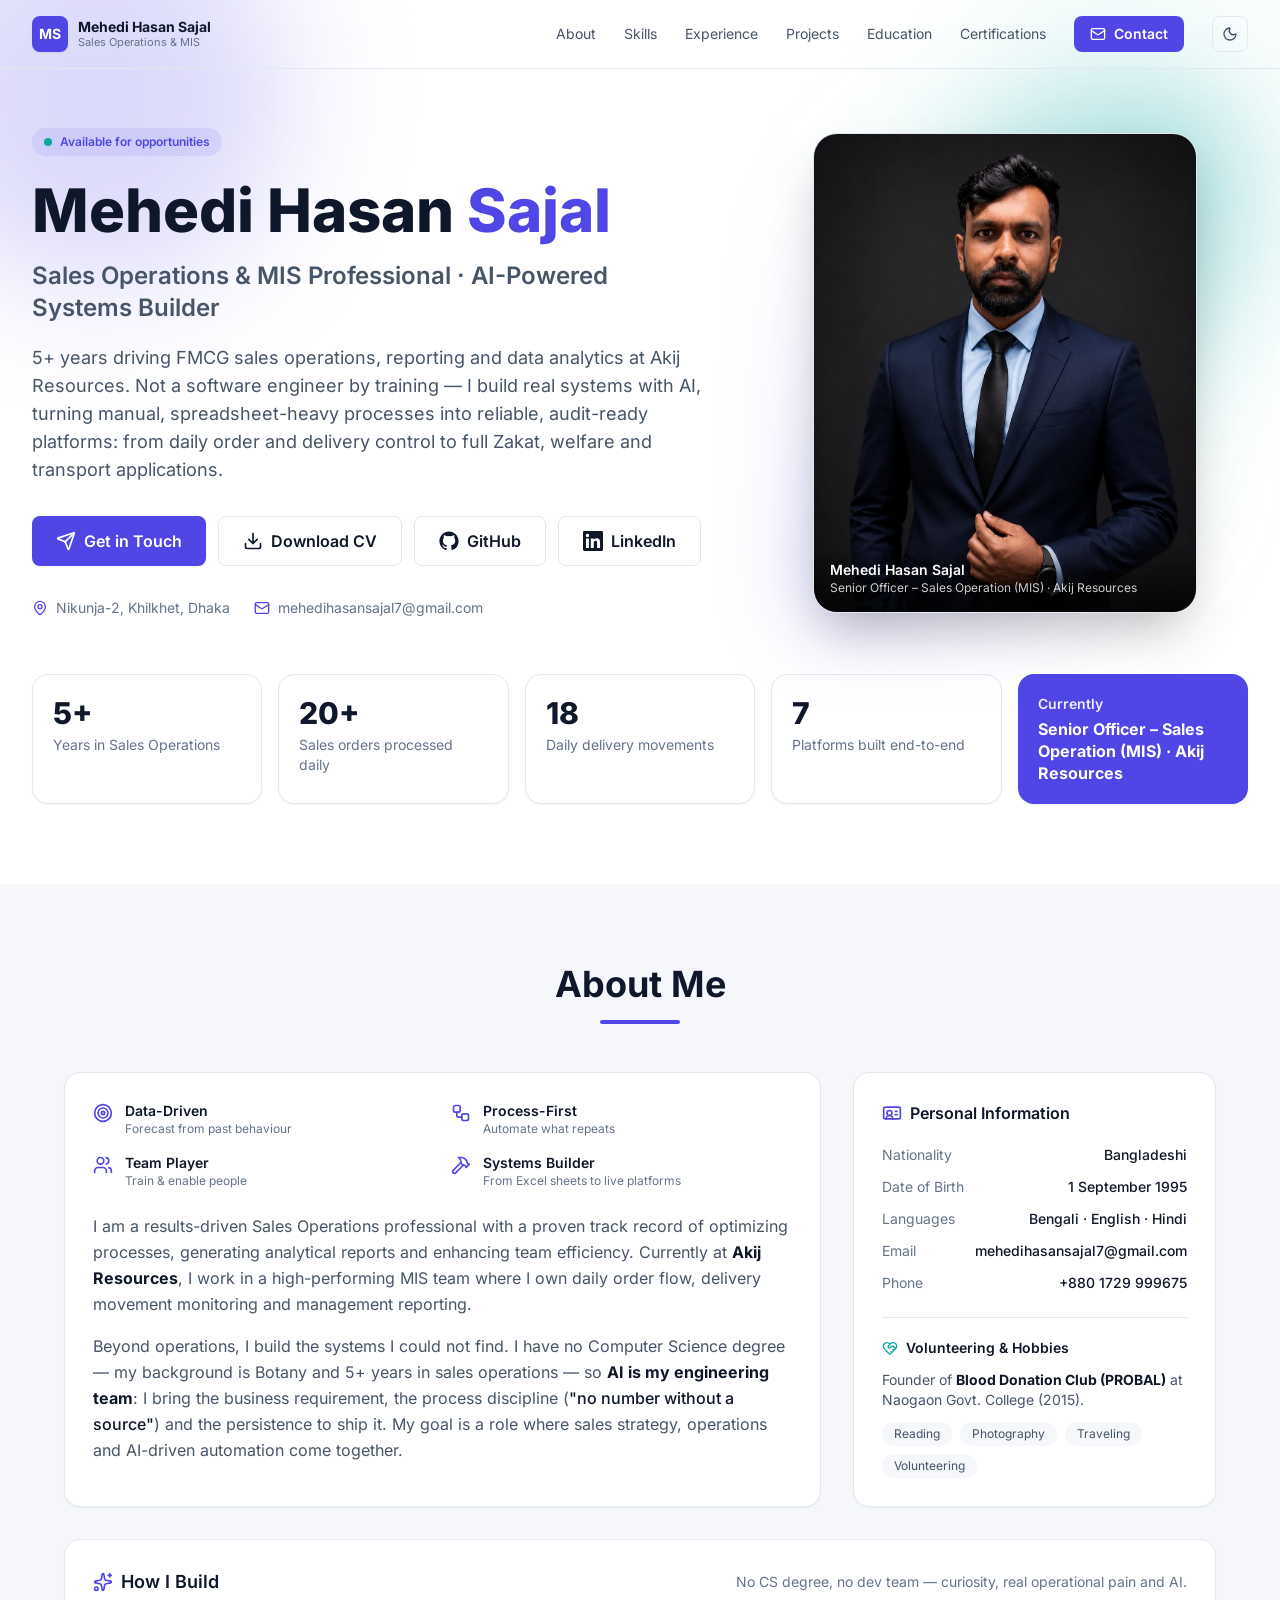
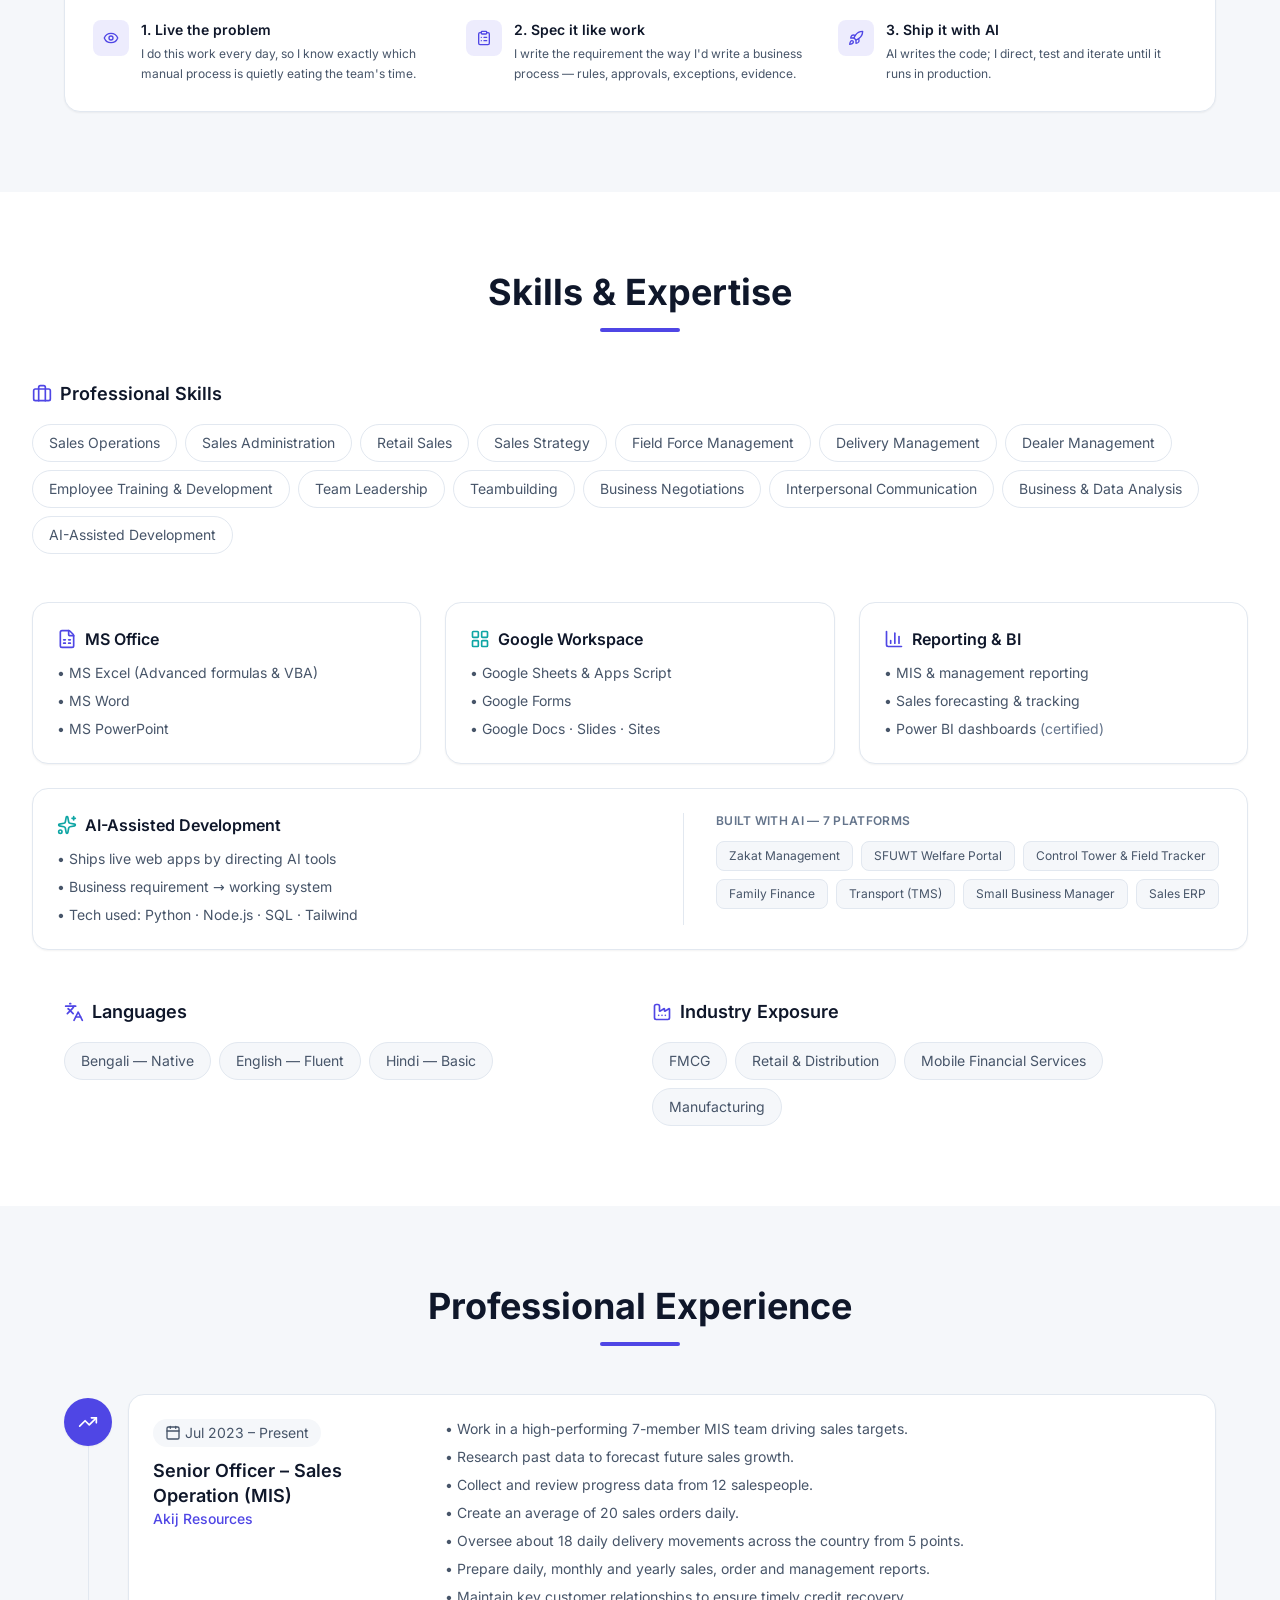
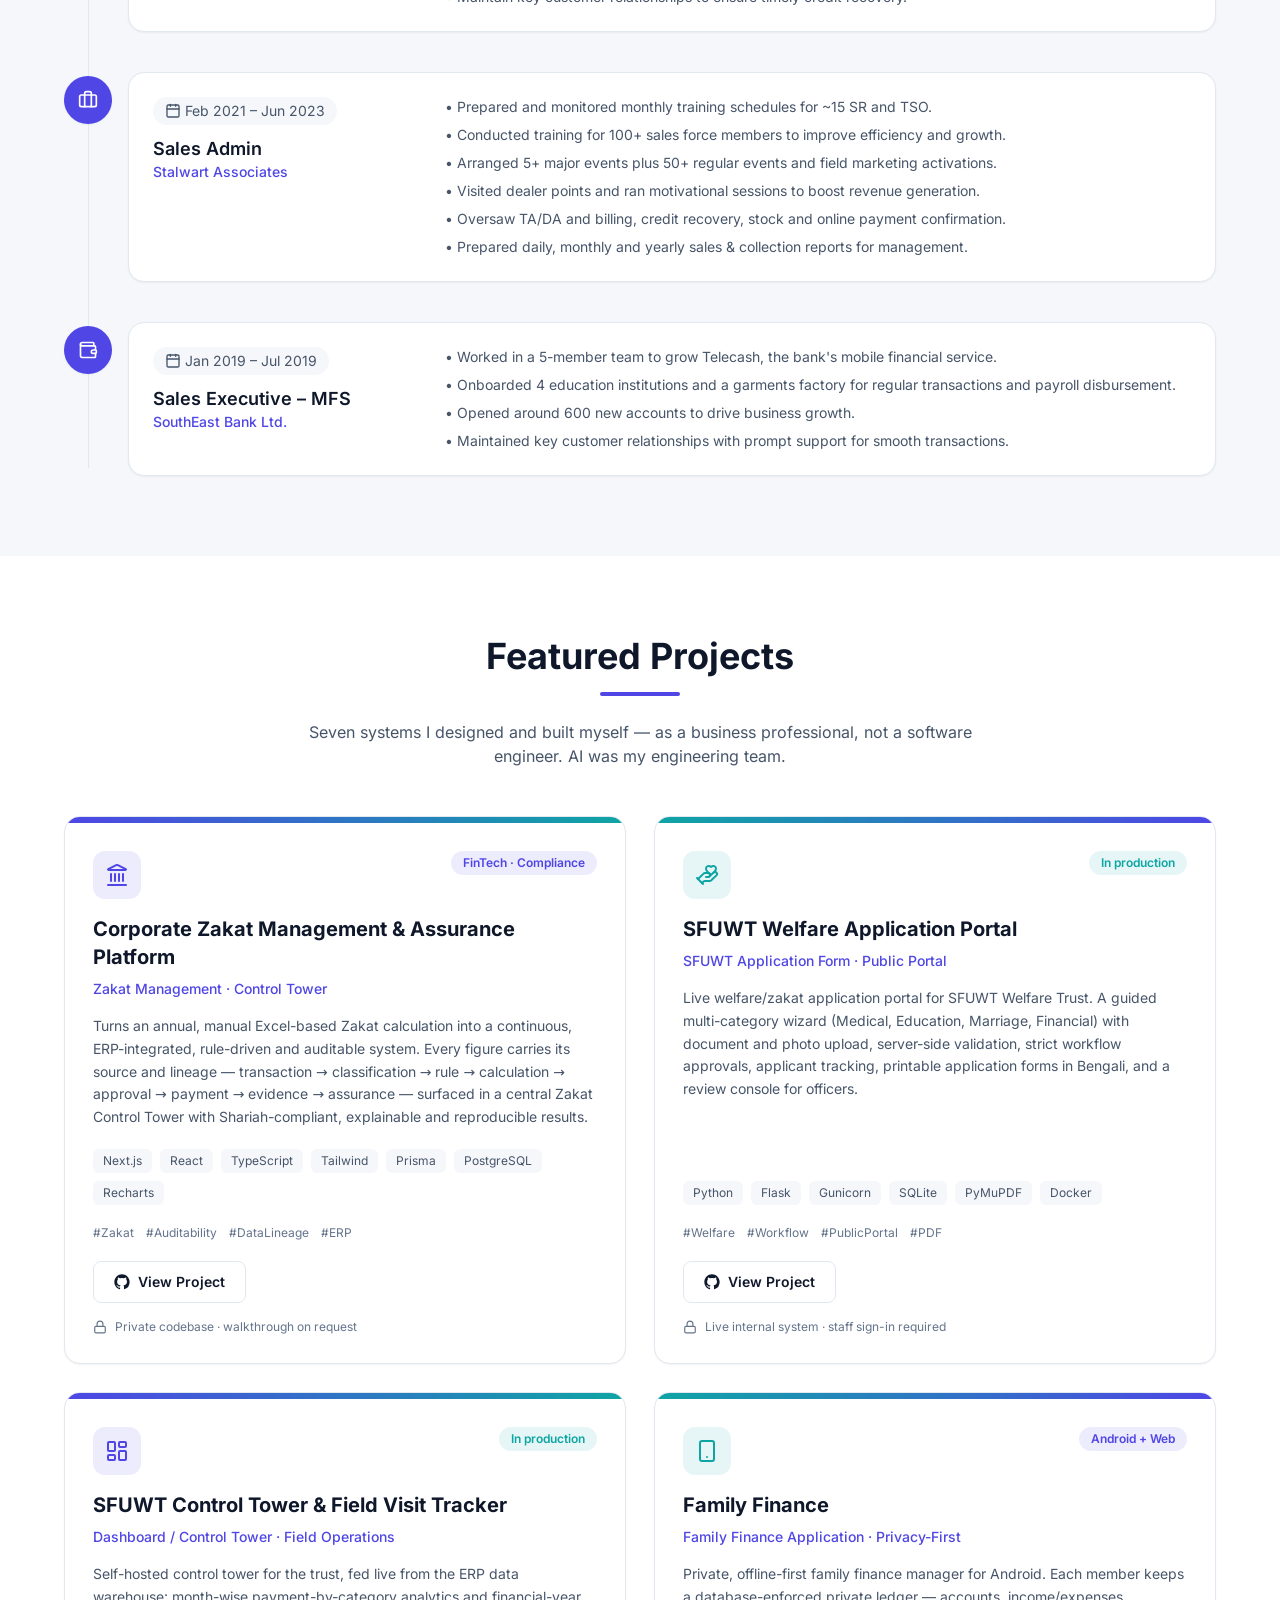
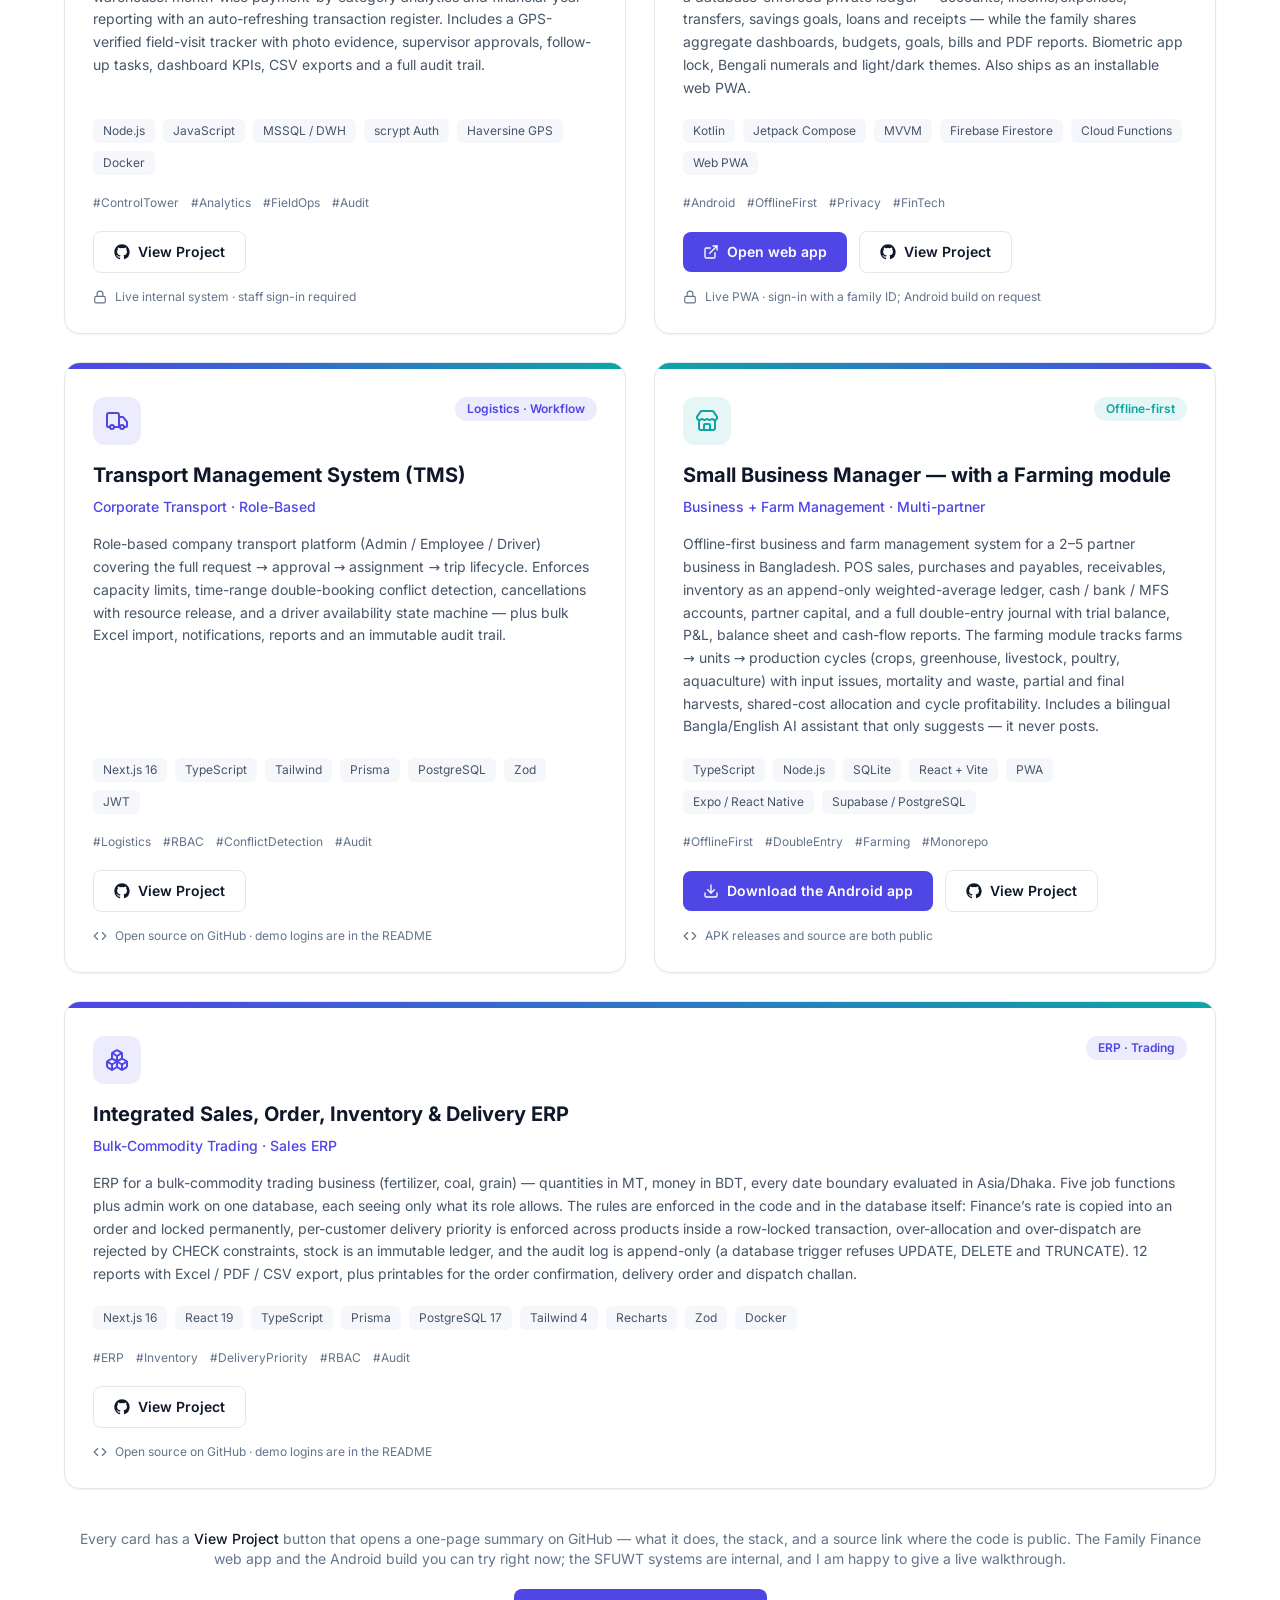
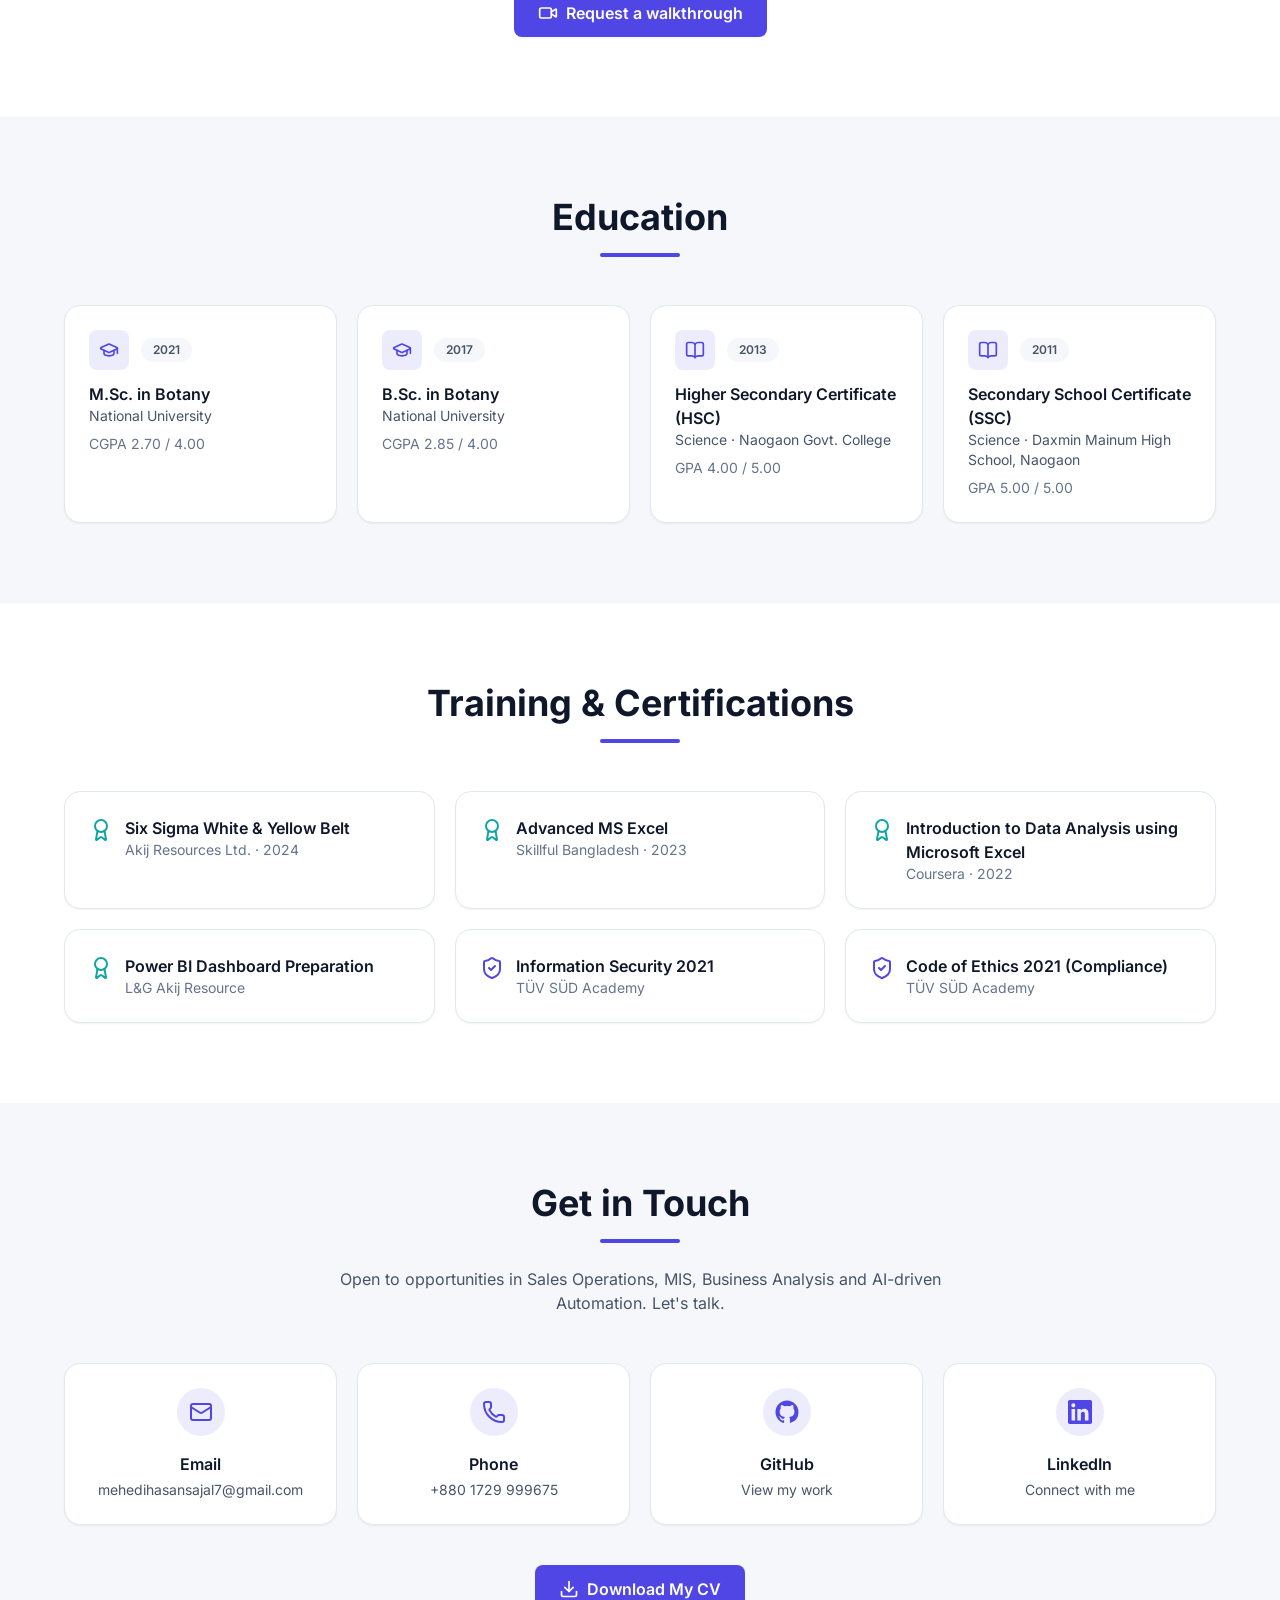
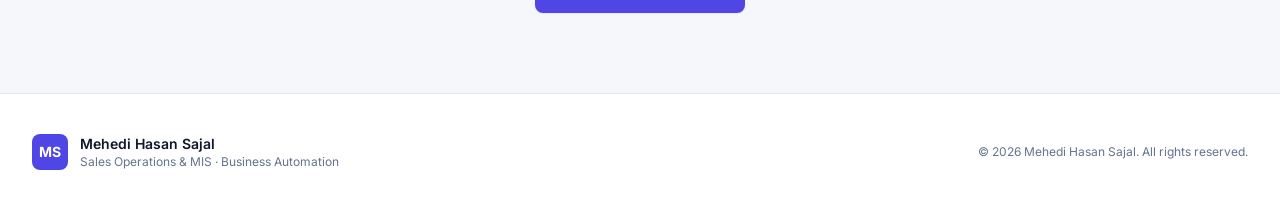
<file: index.html>
<!DOCTYPE html>
<html lang="en" class="scroll-smooth">
<head>
  <meta charset="UTF-8">
  <meta name="viewport" content="width=device-width, initial-scale=1.0">
  <title>Mehedi Hasan Sajal — Sales Operations &amp; MIS | Business Automation Builder</title>
  <meta name="description"
    content="Portfolio of Mehedi Hasan Sajal — Sales Operations &amp; MIS professional with 5+ years in FMCG sales operations, reporting and analytics. A non-technical business professional who builds real systems with AI (Zakat Management, SFUWT Welfare Portal, Control Tower, Family Finance, TMS).">
  <meta name="theme-color" content="#4F46E5">

  <!-- Social sharing (absolute URLs - required by LinkedIn / WhatsApp / X previews) -->
  <link rel="canonical" href="https://mehedi-portfolio.mehedihasansajal7.workers.dev/">
  <meta property="og:type" content="website">
  <meta property="og:site_name" content="Mehedi Hasan Sajal">
  <meta property="og:url" content="https://mehedi-portfolio.mehedihasansajal7.workers.dev/">
  <meta property="og:title" content="Mehedi Hasan Sajal — Senior Officer, Sales Operation (MIS)">
  <meta property="og:description"
    content="Sales Operations &amp; MIS professional with 5+ years in FMCG. I build real business systems with AI — 7 platforms shipped: Zakat, welfare, finance, transport and ERP.">
  <meta property="og:image" content="https://mehedi-portfolio.mehedihasansajal7.workers.dev/social-card.png">
  <meta property="og:image:type" content="image/png">
  <meta property="og:image:width" content="1200">
  <meta property="og:image:height" content="630">
  <meta property="og:image:alt" content="Mehedi Hasan Sajal — Senior Officer, Sales Operation (MIS)">
  <meta name="twitter:card" content="summary_large_image">
  <meta name="twitter:title" content="Mehedi Hasan Sajal — Senior Officer, Sales Operation (MIS)">
  <meta name="twitter:description" content="Sales Operations &amp; MIS professional with 5+ years in FMCG. 7 platforms shipped, built with AI.">
  <meta name="twitter:image" content="https://mehedi-portfolio.mehedihasansajal7.workers.dev/social-card.png">

  <!-- Enables the scroll-reveal animation only when JS is available -->
  <script>document.documentElement.classList.add('js');</script>

  <link rel="icon"
    href="data:image/svg+xml,%3Csvg xmlns='http://www.w3.org/2000/svg' viewBox='0 0 100 100'%3E%3Crect width='100' height='100' rx='22' fill='%234F46E5'/%3E%3Ctext x='50' y='68' font-size='54' font-family='Arial' font-weight='bold' fill='white' text-anchor='middle'%3EMS%3C/text%3E%3C/svg%3E">

  <!-- Google Fonts -->
  <style>
    /* Inter variable (400-800, latin) embedded - works with no network */
    @font-face{font-family:'Inter';font-style:normal;font-weight:400 800;font-display:swap;src:url([data-uri])format('woff2');unicode-range:U+0000-00FF, U+0131, U+0152-0153, U+02BB-02BC, U+02C6, U+02DA, U+02DC, U+0304, U+0308, U+0329, U+2000-206F, U+20AC, U+2122, U+2191, U+2193, U+2212, U+2215, U+FEFF, U+FFFD}
  </style>

  <!-- Tailwind CSS -->

  <!-- Lucide Icons -->

  <style>
    :root {
      --bg: #ffffff;
      --surface: #ffffff;
      --surface-2: #F5F7FA;
      --heading: #0F172A;
      --body: #475569;
      --muted: #64748B;
      --line: #E2E8F0;
    }

    html.dark {
      --bg: #0B1120;
      --surface: #111827;
      --surface-2: #0F172A;
      --heading: #E5E7EB;
      --body: #94A3B8;
      --muted: #7C89A0;
      --line: #1F2937;
    }

    body {
      transition: background-color .3s ease, color .3s ease;
    }


    /* --- keyboard accessibility --- */
    a:focus-visible,
    button:focus-visible {
      outline: 3px solid #4F46E5;
      outline-offset: 3px;
      border-radius: 8px;
    }

    html.dark a:focus-visible,
    html.dark button:focus-visible {
      outline-color: #A5B4FC;
    }

    .skip-link {
      position: absolute;
      left: 12px;
      top: -60px;
      z-index: 100;
      background: #4F46E5;
      color: #fff;
      padding: 10px 16px;
      border-radius: 10px;
      font-size: 14px;
      font-weight: 600;
      transition: top .15s ease;
    }

    .skip-link:focus {
      top: 12px;
    }

    /* --- never let the layout run wider than the viewport --- */
    html,
    body {
      max-width: 100%;
      overflow-x: hidden;
    }

    /* grid tracks default to min-content; this lets them shrink so a long
       word / email / card can never push the page past the right edge */
    .grid>* {
      min-width: 0;
    }

    img,
    svg,
    video {
      max-width: 100%;
    }

    .reveal {
      transition: opacity .6s ease, transform .6s ease;
    }

    /* Content stays visible if JS is unavailable; animation is opt-in. */
    html.js .reveal {
      opacity: 0;
      transform: translateY(24px);
    }

    html.js .reveal.visible {
      opacity: 1;
      transform: none;
    }

    @media (prefers-reduced-motion: reduce) {
      html.js .reveal {
        opacity: 1;
        transform: none;
        transition: none;
      }
    }

    .nav-link.active {
      color: #4F46E5;
      font-weight: 600;
    }

    html.dark .nav-link.active {
      color: #818CF8;
    }

    ::selection {
      background: #4F46E5;
      color: #fff;
    }

    @media print {

      nav,
      #back-to-top,
      .no-print {
        display: none !important;
      }

      html.js .reveal {
        opacity: 1 !important;
        transform: none !important;
      }
    }
  </style>
  <script type="application/ld+json">
  {
    "@context": "https://schema.org",
    "@type": "Person",
    "name": "Mehedi Hasan Sajal",
    "jobTitle": "Senior Officer \u2013 Sales Operation (MIS)",
    "worksFor": { "@type": "Organization", "name": "Akij Resources" },
    "url": "https://mehedi-portfolio.mehedihasansajal7.workers.dev/",
    "image": "https://mehedi-portfolio.mehedihasansajal7.workers.dev/social-card.png",
    "email": "mailto:mehedihasansajal7@gmail.com",
    "telephone": "+8801729999675",
    "address": { "@type": "PostalAddress", "addressLocality": "Dhaka", "addressCountry": "BD" },
    "sameAs": [
      "https://www.linkedin.com/in/mehedi-hasan-sajal-323374171/",
      "https://github.com/mehedihasansajal7-ctrl"
    ]
  }
  </script>
  <style>
/* Tailwind CSS (generated at build time, inlined) */
/* Tailwind CSS (generated at build time, inlined) */
/* Tailwind CSS (generated at build time, inlined) */
/* Tailwind CSS (generated at build time, inlined) */
/* Tailwind CSS (generated at build time, inlined) */
/* Tailwind CSS (generated at build time, inlined) */
*, ::before, ::after{--tw-border-spacing-x:0;--tw-border-spacing-y:0;--tw-translate-x:0;--tw-translate-y:0;--tw-rotate:0;--tw-skew-x:0;--tw-skew-y:0;--tw-scale-x:1;--tw-scale-y:1;--tw-pan-x: ;--tw-pan-y: ;--tw-pinch-zoom: ;--tw-scroll-snap-strictness:proximity;--tw-gradient-from-position: ;--tw-gradient-via-position: ;--tw-gradient-to-position: ;--tw-ordinal: ;--tw-slashed-zero: ;--tw-numeric-figure: ;--tw-numeric-spacing: ;--tw-numeric-fraction: ;--tw-ring-inset: ;--tw-ring-offset-width:0px;--tw-ring-offset-color:#fff;--tw-ring-color:rgb(59 130 246 / 0.5);--tw-ring-offset-shadow:0 0 #0000;--tw-ring-shadow:0 0 #0000;--tw-shadow:0 0 #0000;--tw-shadow-colored:0 0 #0000;--tw-blur: ;--tw-brightness: ;--tw-contrast: ;--tw-grayscale: ;--tw-hue-rotate: ;--tw-invert: ;--tw-saturate: ;--tw-sepia: ;--tw-drop-shadow: ;--tw-backdrop-blur: ;--tw-backdrop-brightness: ;--tw-backdrop-contrast: ;--tw-backdrop-grayscale: ;--tw-backdrop-hue-rotate: ;--tw-backdrop-invert: ;--tw-backdrop-opacity: ;--tw-backdrop-saturate: ;--tw-backdrop-sepia: ;--tw-contain-size: ;--tw-contain-layout: ;--tw-contain-paint: ;--tw-contain-style: }::backdrop{--tw-border-spacing-x:0;--tw-border-spacing-y:0;--tw-translate-x:0;--tw-translate-y:0;--tw-rotate:0;--tw-skew-x:0;--tw-skew-y:0;--tw-scale-x:1;--tw-scale-y:1;--tw-pan-x: ;--tw-pan-y: ;--tw-pinch-zoom: ;--tw-scroll-snap-strictness:proximity;--tw-gradient-from-position: ;--tw-gradient-via-position: ;--tw-gradient-to-position: ;--tw-ordinal: ;--tw-slashed-zero: ;--tw-numeric-figure: ;--tw-numeric-spacing: ;--tw-numeric-fraction: ;--tw-ring-inset: ;--tw-ring-offset-width:0px;--tw-ring-offset-color:#fff;--tw-ring-color:rgb(59 130 246 / 0.5);--tw-ring-offset-shadow:0 0 #0000;--tw-ring-shadow:0 0 #0000;--tw-shadow:0 0 #0000;--tw-shadow-colored:0 0 #0000;--tw-blur: ;--tw-brightness: ;--tw-contrast: ;--tw-grayscale: ;--tw-hue-rotate: ;--tw-invert: ;--tw-saturate: ;--tw-sepia: ;--tw-drop-shadow: ;--tw-backdrop-blur: ;--tw-backdrop-brightness: ;--tw-backdrop-contrast: ;--tw-backdrop-grayscale: ;--tw-backdrop-hue-rotate: ;--tw-backdrop-invert: ;--tw-backdrop-opacity: ;--tw-backdrop-saturate: ;--tw-backdrop-sepia: ;--tw-contain-size: ;--tw-contain-layout: ;--tw-contain-paint: ;--tw-contain-style: }/* ! tailwindcss v3.4.17 | MIT License | https://tailwindcss.com */*,::after,::before{box-sizing:border-box;border-width:0;border-style:solid;border-color:#e5e7eb}::after,::before{--tw-content:''}:host,html{line-height:1.5;-webkit-text-size-adjust:100%;-moz-tab-size:4;tab-size:4;font-family:ui-sans-serif, system-ui, sans-serif, "Apple Color Emoji", "Segoe UI Emoji", "Segoe UI Symbol", "Noto Color Emoji";font-feature-settings:normal;font-variation-settings:normal;-webkit-tap-highlight-color:transparent}body{margin:0;line-height:inherit}hr{height:0;color:inherit;border-top-width:1px}abbr:where([title]){-webkit-text-decoration:underline dotted;text-decoration:underline dotted}h1,h2,h3,h4,h5,h6{font-size:inherit;font-weight:inherit}a{color:inherit;text-decoration:inherit}b,strong{font-weight:bolder}code,kbd,pre,samp{font-family:ui-monospace, SFMono-Regular, Menlo, Monaco, Consolas, "Liberation Mono", "Courier New", monospace;font-feature-settings:normal;font-variation-settings:normal;font-size:1em}small{font-size:80%}sub,sup{font-size:75%;line-height:0;position:relative;vertical-align:baseline}sub{bottom:-.25em}sup{top:-.5em}table{text-indent:0;border-color:inherit;border-collapse:collapse}button,input,optgroup,select,textarea{font-family:inherit;font-feature-settings:inherit;font-variation-settings:inherit;font-size:100%;font-weight:inherit;line-height:inherit;letter-spacing:inherit;color:inherit;margin:0;padding:0}button,select{text-transform:none}button,input:where([type=button]),input:where([type=reset]),input:where([type=submit]){-webkit-appearance:button;background-color:transparent;background-image:none}:-moz-focusring{outline:auto}:-moz-ui-invalid{box-shadow:none}progress{vertical-align:baseline}::-webkit-inner-spin-button,::-webkit-outer-spin-button{height:auto}[type=search]{-webkit-appearance:textfield;outline-offset:-2px}::-webkit-search-decoration{-webkit-appearance:none}::-webkit-file-upload-button{-webkit-appearance:button;font:inherit}summary{display:list-item}blockquote,dd,dl,figure,h1,h2,h3,h4,h5,h6,hr,p,pre{margin:0}fieldset{margin:0;padding:0}legend{padding:0}menu,ol,ul{list-style:none;margin:0;padding:0}dialog{padding:0}textarea{resize:vertical}input::placeholder,textarea::placeholder{opacity:1;color:#9ca3af}[role=button],button{cursor:pointer}:disabled{cursor:default}audio,canvas,embed,iframe,img,object,svg,video{display:block;vertical-align:middle}img,video{max-width:100%;height:auto}[hidden]:where(:not([hidden=until-found])){display:none}.pointer-events-none{pointer-events:none}.visible{visibility:visible}.invisible{visibility:hidden}.fixed{position:fixed}.absolute{position:absolute}.relative{position:relative}.-inset-4{inset:-1rem}.inset-0{inset:0px}.inset-x-0{left:0px;right:0px}.-left-24{left:-6rem}.-top-24{top:-6rem}.bottom-0{bottom:0px}.right-0{right:0px}.top-0{top:0px}.top-10{top:2.5rem}.bottom-2{bottom:0.5rem}.left-0{left:0px}.left-4{left:1rem}.top-1{top:0.25rem}.top-2{top:0.5rem}.bottom-6{bottom:1.5rem}.right-6{right:1.5rem}.-z-10{z-index:-10}.z-50{z-index:50}.col-span-2{grid-column:span 2 / span 2}.mx-auto{margin-left:auto;margin-right:auto}.mb-12{margin-bottom:3rem}.mb-4{margin-bottom:1rem}.mb-5{margin-bottom:1.25rem}.mb-6{margin-bottom:1.5rem}.mb-8{margin-bottom:2rem}.mt-0\.5{margin-top:0.125rem}.mt-1{margin-top:0.25rem}.mt-14{margin-top:3.5rem}.mt-8{margin-top:2rem}.mb-1{margin-bottom:0.25rem}.mb-2{margin-bottom:0.5rem}.mb-3{margin-bottom:0.75rem}.mt-10{margin-top:2.5rem}.mt-2{margin-top:0.5rem}.mt-6{margin-top:1.5rem}.block{display:block}.flex{display:flex}.inline-flex{display:inline-flex}.grid{display:grid}.inline-grid{display:inline-grid}.hidden{display:none}.aspect-\[4\/5\]{aspect-ratio:4/5}.h-1{height:0.25rem}.h-2{height:0.5rem}.h-4{height:1rem}.h-5{height:1.25rem}.h-80{height:20rem}.h-9{height:2.25rem}.h-96{height:24rem}.h-auto{height:auto}.h-1\.5{height:0.375rem}.h-10{height:2.5rem}.h-12{height:3rem}.h-3\.5{height:0.875rem}.h-6{height:1.5rem}.w-2{width:0.5rem}.w-20{width:5rem}.w-4{width:1rem}.w-5{width:1.25rem}.w-80{width:20rem}.w-9{width:2.25rem}.w-96{width:24rem}.w-full{width:100%}.w-10{width:2.5rem}.w-12{width:3rem}.w-3\.5{width:0.875rem}.w-6{width:1.5rem}.w-px{width:1px}.max-w-2xl{max-width:42rem}.max-w-6xl{max-width:72rem}.max-w-7xl{max-width:80rem}.max-w-sm{max-width:24rem}.flex-1{flex:1 1 0%}.shrink-0{flex-shrink:0}@keyframes pulse{50%{opacity:.5}}.animate-pulse{animation:pulse 2s cubic-bezier(0.4, 0, 0.6, 1) infinite}.grid-cols-2{grid-template-columns:repeat(2, minmax(0, 1fr))}.flex-col{flex-direction:column}.flex-wrap{flex-wrap:wrap}.place-items-center{place-items:center}.items-start{align-items:flex-start}.items-center{align-items:center}.justify-between{justify-content:space-between}.gap-1{gap:0.25rem}.gap-12{gap:3rem}.gap-2{gap:0.5rem}.gap-2\.5{gap:0.625rem}.gap-3{gap:0.75rem}.gap-4{gap:1rem}.gap-7{gap:1.75rem}.gap-8{gap:2rem}.gap-5{gap:1.25rem}.gap-6{gap:1.5rem}.gap-x-6{column-gap:1.5rem}.gap-y-2{row-gap:0.5rem}.gap-x-3{column-gap:0.75rem}.gap-x-8{column-gap:2rem}.gap-y-1{row-gap:0.25rem}.gap-y-4{row-gap:1rem}.space-y-2 > :not([hidden]) ~ :not([hidden]){--tw-space-y-reverse:0;margin-top:calc(0.5rem * calc(1 - var(--tw-space-y-reverse)));margin-bottom:calc(0.5rem * var(--tw-space-y-reverse))}.space-y-3 > :not([hidden]) ~ :not([hidden]){--tw-space-y-reverse:0;margin-top:calc(0.75rem * calc(1 - var(--tw-space-y-reverse)));margin-bottom:calc(0.75rem * var(--tw-space-y-reverse))}.overflow-hidden{overflow:hidden}.scroll-smooth{scroll-behavior:smooth}.whitespace-nowrap{white-space:nowrap}.break-all{word-break:break-all}.rounded-2xl{border-radius:1rem}.rounded-3xl{border-radius:1.5rem}.rounded-\[2\.5rem\]{border-radius:2.5rem}.rounded-full{border-radius:9999px}.rounded-lg{border-radius:0.5rem}.rounded-md{border-radius:0.375rem}.rounded-xl{border-radius:0.75rem}.border{border-width:1px}.border-b{border-bottom-width:1px}.border-t{border-top-width:1px}.border-line{border-color:var(--line)}.bg-accent{--tw-bg-opacity:1;background-color:rgb(14 165 164 / var(--tw-bg-opacity, 1))}.bg-accent\/20{background-color:rgb(14 165 164 / 0.2)}.bg-bg{background-color:var(--bg)}.bg-primary{--tw-bg-opacity:1;background-color:rgb(79 70 229 / var(--tw-bg-opacity, 1))}.bg-primary\/10{background-color:rgb(79 70 229 / 0.1)}.bg-primary\/20{background-color:rgb(79 70 229 / 0.2)}.bg-surface{background-color:var(--surface)}.bg-surface2{background-color:var(--surface-2)}.bg-accent\/10{background-color:rgb(14 165 164 / 0.1)}.bg-line{background-color:var(--line)}.bg-gradient-to-t{background-image:linear-gradient(to top, var(--tw-gradient-stops))}.bg-gradient-to-tr{background-image:linear-gradient(to top right, var(--tw-gradient-stops))}.bg-gradient-to-r{background-image:linear-gradient(to right, var(--tw-gradient-stops))}.from-black\/75{--tw-gradient-from:rgb(0 0 0 / 0.75) var(--tw-gradient-from-position);--tw-gradient-to:rgb(0 0 0 / 0) var(--tw-gradient-to-position);--tw-gradient-stops:var(--tw-gradient-from), var(--tw-gradient-to)}.from-primary\/25{--tw-gradient-from:rgb(79 70 229 / 0.25) var(--tw-gradient-from-position);--tw-gradient-to:rgb(79 70 229 / 0) var(--tw-gradient-to-position);--tw-gradient-stops:var(--tw-gradient-from), var(--tw-gradient-to)}.from-accent{--tw-gradient-from:#0EA5A4 var(--tw-gradient-from-position);--tw-gradient-to:rgb(14 165 164 / 0) var(--tw-gradient-to-position);--tw-gradient-stops:var(--tw-gradient-from), var(--tw-gradient-to)}.from-primary{--tw-gradient-from:#4F46E5 var(--tw-gradient-from-position);--tw-gradient-to:rgb(79 70 229 / 0) var(--tw-gradient-to-position);--tw-gradient-stops:var(--tw-gradient-from), var(--tw-gradient-to)}.via-black\/40{--tw-gradient-to:rgb(0 0 0 / 0)  var(--tw-gradient-to-position);--tw-gradient-stops:var(--tw-gradient-from), rgb(0 0 0 / 0.4) var(--tw-gradient-via-position), var(--tw-gradient-to)}.via-transparent{--tw-gradient-to:rgb(0 0 0 / 0)  var(--tw-gradient-to-position);--tw-gradient-stops:var(--tw-gradient-from), transparent var(--tw-gradient-via-position), var(--tw-gradient-to)}.to-accent\/25{--tw-gradient-to:rgb(14 165 164 / 0.25) var(--tw-gradient-to-position)}.to-transparent{--tw-gradient-to:transparent var(--tw-gradient-to-position)}.to-accent{--tw-gradient-to:#0EA5A4 var(--tw-gradient-to-position)}.to-primary{--tw-gradient-to:#4F46E5 var(--tw-gradient-to-position)}.object-cover{object-fit:cover}.object-top{object-position:top}.p-4{padding:1rem}.p-5{padding:1.25rem}.p-7{padding:1.75rem}.p-6{padding:1.5rem}.p-3{padding:0.75rem}.px-2{padding-left:0.5rem;padding-right:0.5rem}.px-3{padding-left:0.75rem;padding-right:0.75rem}.px-4{padding-left:1rem;padding-right:1rem}.px-6{padding-left:1.5rem;padding-right:1.5rem}.py-1\.5{padding-top:0.375rem;padding-bottom:0.375rem}.py-2{padding-top:0.5rem;padding-bottom:0.5rem}.py-2\.5{padding-top:0.625rem;padding-bottom:0.625rem}.py-20{padding-top:5rem;padding-bottom:5rem}.py-3{padding-top:0.75rem;padding-bottom:0.75rem}.py-4{padding-top:1rem;padding-bottom:1rem}.px-2\.5{padding-left:0.625rem;padding-right:0.625rem}.px-5{padding-left:1.25rem;padding-right:1.25rem}.py-1{padding-top:0.25rem;padding-bottom:0.25rem}.py-10{padding-top:2.5rem;padding-bottom:2.5rem}.pb-20{padding-bottom:5rem}.pb-4{padding-bottom:1rem}.pt-2{padding-top:0.5rem}.pt-32{padding-top:8rem}.pb-10{padding-bottom:2.5rem}.pt-5{padding-top:1.25rem}.text-center{text-align:center}.text-right{text-align:right}.font-inter{font-family:Inter, system-ui, sans-serif}.text-3xl{font-size:1.875rem;line-height:2.25rem}.text-4xl{font-size:2.25rem;line-height:2.5rem}.text-\[11px\]{font-size:11px}.text-base{font-size:1rem;line-height:1.5rem}.text-sm{font-size:0.875rem;line-height:1.25rem}.text-xl{font-size:1.25rem;line-height:1.75rem}.text-xs{font-size:0.75rem;line-height:1rem}.text-lg{font-size:1.125rem;line-height:1.75rem}.font-bold{font-weight:700}.font-extrabold{font-weight:800}.font-semibold{font-weight:600}.font-medium{font-weight:500}.uppercase{text-transform:uppercase}.not-italic{font-style:normal}.leading-\[1\.1\]{line-height:1.1}.leading-relaxed{line-height:1.625}.leading-snug{line-height:1.375}.leading-tight{line-height:1.25}.tracking-wide{letter-spacing:0.025em}.text-body{color:var(--body)}.text-heading{color:var(--heading)}.text-muted{color:var(--muted)}.text-primary{--tw-text-opacity:1;color:rgb(79 70 229 / var(--tw-text-opacity, 1))}.text-white{--tw-text-opacity:1;color:rgb(255 255 255 / var(--tw-text-opacity, 1))}.text-white\/80{color:rgb(255 255 255 / 0.8)}.text-accent{--tw-text-opacity:1;color:rgb(14 165 164 / var(--tw-text-opacity, 1))}.antialiased{-webkit-font-smoothing:antialiased;-moz-osx-font-smoothing:grayscale}.opacity-90{opacity:0.9}.opacity-0{opacity:0}.shadow-2xl{--tw-shadow:0 25px 50px -12px rgb(0 0 0 / 0.25);--tw-shadow-colored:0 25px 50px -12px var(--tw-shadow-color);box-shadow:var(--tw-ring-offset-shadow, 0 0 #0000), var(--tw-ring-shadow, 0 0 #0000), var(--tw-shadow)}.shadow-sm{--tw-shadow:0 1px 2px 0 rgb(0 0 0 / 0.05);--tw-shadow-colored:0 1px 2px 0 var(--tw-shadow-color);box-shadow:var(--tw-ring-offset-shadow, 0 0 #0000), var(--tw-ring-shadow, 0 0 #0000), var(--tw-shadow)}.shadow-lg{--tw-shadow:0 10px 15px -3px rgb(0 0 0 / 0.1), 0 4px 6px -4px rgb(0 0 0 / 0.1);--tw-shadow-colored:0 10px 15px -3px var(--tw-shadow-color), 0 4px 6px -4px var(--tw-shadow-color);box-shadow:var(--tw-ring-offset-shadow, 0 0 #0000), var(--tw-ring-shadow, 0 0 #0000), var(--tw-shadow)}.blur-2xl{--tw-blur:blur(40px);filter:var(--tw-blur) var(--tw-brightness) var(--tw-contrast) var(--tw-grayscale) var(--tw-hue-rotate) var(--tw-invert) var(--tw-saturate) var(--tw-sepia) var(--tw-drop-shadow)}.blur-3xl{--tw-blur:blur(64px);filter:var(--tw-blur) var(--tw-brightness) var(--tw-contrast) var(--tw-grayscale) var(--tw-hue-rotate) var(--tw-invert) var(--tw-saturate) var(--tw-sepia) var(--tw-drop-shadow)}.backdrop-blur-md{--tw-backdrop-blur:blur(12px);-webkit-backdrop-filter:var(--tw-backdrop-blur) var(--tw-backdrop-brightness) var(--tw-backdrop-contrast) var(--tw-backdrop-grayscale) var(--tw-backdrop-hue-rotate) var(--tw-backdrop-invert) var(--tw-backdrop-opacity) var(--tw-backdrop-saturate) var(--tw-backdrop-sepia);backdrop-filter:var(--tw-backdrop-blur) var(--tw-backdrop-brightness) var(--tw-backdrop-contrast) var(--tw-backdrop-grayscale) var(--tw-backdrop-hue-rotate) var(--tw-backdrop-invert) var(--tw-backdrop-opacity) var(--tw-backdrop-saturate) var(--tw-backdrop-sepia)}.transition-all{transition-property:all;transition-timing-function:cubic-bezier(0.4, 0, 0.2, 1);transition-duration:150ms}.transition-colors{transition-property:color, background-color, border-color, fill, stroke, -webkit-text-decoration-color;transition-property:color, background-color, border-color, text-decoration-color, fill, stroke;transition-property:color, background-color, border-color, text-decoration-color, fill, stroke, -webkit-text-decoration-color;transition-timing-function:cubic-bezier(0.4, 0, 0.2, 1);transition-duration:150ms}.transition-transform{transition-property:transform;transition-timing-function:cubic-bezier(0.4, 0, 0.2, 1);transition-duration:150ms}.duration-200{transition-duration:200ms}.duration-300{transition-duration:300ms}.hover\:-translate-y-1:hover{--tw-translate-y:-0.25rem;transform:translate(var(--tw-translate-x), var(--tw-translate-y)) rotate(var(--tw-rotate)) skewX(var(--tw-skew-x)) skewY(var(--tw-skew-y)) scaleX(var(--tw-scale-x)) scaleY(var(--tw-scale-y))}.hover\:border-primary:hover{--tw-border-opacity:1;border-color:rgb(79 70 229 / var(--tw-border-opacity, 1))}.hover\:bg-primary-hover:hover{--tw-bg-opacity:1;background-color:rgb(67 56 202 / var(--tw-bg-opacity, 1))}.hover\:bg-surface2:hover{background-color:var(--surface-2)}.hover\:text-primary:hover{--tw-text-opacity:1;color:rgb(79 70 229 / var(--tw-text-opacity, 1))}.hover\:shadow-md:hover{--tw-shadow:0 4px 6px -1px rgb(0 0 0 / 0.1), 0 2px 4px -2px rgb(0 0 0 / 0.1);--tw-shadow-colored:0 4px 6px -1px var(--tw-shadow-color), 0 2px 4px -2px var(--tw-shadow-color);box-shadow:var(--tw-ring-offset-shadow, 0 0 #0000), var(--tw-ring-shadow, 0 0 #0000), var(--tw-shadow)}.hover\:shadow-lg:hover{--tw-shadow:0 10px 15px -3px rgb(0 0 0 / 0.1), 0 4px 6px -4px rgb(0 0 0 / 0.1);--tw-shadow-colored:0 10px 15px -3px var(--tw-shadow-color), 0 4px 6px -4px var(--tw-shadow-color);box-shadow:var(--tw-ring-offset-shadow, 0 0 #0000), var(--tw-ring-shadow, 0 0 #0000), var(--tw-shadow)}.group:hover .group-hover\:scale-105{--tw-scale-x:1.05;--tw-scale-y:1.05;transform:translate(var(--tw-translate-x), var(--tw-translate-y)) rotate(var(--tw-rotate)) skewX(var(--tw-skew-x)) skewY(var(--tw-skew-y)) scaleX(var(--tw-scale-x)) scaleY(var(--tw-scale-y))}.group:hover .group-hover\:bg-primary\/20{background-color:rgb(79 70 229 / 0.2)}.dark\:block:is(.dark *){display:block}.dark\:hidden:is(.dark *){display:none}@media (min-width: 640px){.sm\:left-6{left:1.5rem}.sm\:block{display:block}.sm\:grid{display:grid}.sm\:grid-cols-2{grid-template-columns:repeat(2, minmax(0, 1fr))}.sm\:grid-cols-3{grid-template-columns:repeat(3, minmax(0, 1fr))}.sm\:flex-row{flex-direction:row}.sm\:items-center{align-items:center}.sm\:justify-between{justify-content:space-between}.sm\:px-6{padding-left:1.5rem;padding-right:1.5rem}.sm\:pl-16{padding-left:4rem}.sm\:text-2xl{font-size:1.5rem;line-height:2rem}.sm\:text-4xl{font-size:2.25rem;line-height:2.5rem}.sm\:text-5xl{font-size:3rem;line-height:1}.sm\:text-lg{font-size:1.125rem;line-height:1.75rem}}@media (min-width: 768px){.md\:col-span-3{grid-column:span 3 / span 3}.md\:grid-cols-3{grid-template-columns:repeat(3, minmax(0, 1fr))}.md\:grid-cols-2{grid-template-columns:repeat(2, minmax(0, 1fr))}.md\:grid-cols-\[260px\2c 1fr\]{grid-template-columns:260px 1fr}}@media (min-width: 1024px){.lg\:col-span-1{grid-column:span 1 / span 1}.lg\:col-span-2{grid-column:span 2 / span 2}.lg\:flex{display:flex}.lg\:hidden{display:none}.lg\:grid-cols-3{grid-template-columns:repeat(3, minmax(0, 1fr))}.lg\:grid-cols-5{grid-template-columns:repeat(5, minmax(0, 1fr))}.lg\:grid-cols-\[1\.4fr\2c 1fr\]{grid-template-columns:1.4fr 1fr}.lg\:grid-cols-2{grid-template-columns:repeat(2, minmax(0, 1fr))}.lg\:grid-cols-4{grid-template-columns:repeat(4, minmax(0, 1fr))}.lg\:grid-cols-\[1\.1fr\2c 1fr\]{grid-template-columns:1.1fr 1fr}.lg\:gap-8{gap:2rem}.lg\:border-l{border-left-width:1px}.lg\:border-t-0{border-top-width:0px}.lg\:px-8{padding-left:2rem;padding-right:2rem}.lg\:pl-8{padding-left:2rem}.lg\:pt-0{padding-top:0px}.lg\:text-6xl{font-size:3.75rem;line-height:1}}
  </style>
</head>

<body class="font-inter text-body bg-bg antialiased">
  <a href="#home" class="skip-link">Skip to content</a>
  <!-- Navigation -->
  <nav class="fixed top-0 w-full bg-surface/90 backdrop-blur-md border-b border-line z-50">
    <div class="max-w-7xl mx-auto px-4 sm:px-6 lg:px-8">
      <div class="flex justify-between items-center py-4">
        <a href="#home" class="flex items-center gap-2.5 group">
          <span
            class="grid place-items-center w-9 h-9 rounded-lg bg-primary text-white font-bold text-sm shadow-sm group-hover:scale-105 transition-transform">MS</span>
          <span class="hidden sm:block">
            <span class="block text-sm font-bold text-heading leading-tight">Mehedi Hasan Sajal</span>
            <span class="block text-[11px] text-muted leading-tight">Sales Operations &amp; MIS</span>
          </span>
        </a>

        <!-- Desktop Menu -->
        <div class="hidden lg:flex items-center gap-7">
          <a href="#about" class="nav-link text-sm text-body hover:text-primary transition-colors duration-200">About</a>
          <a href="#skills" class="nav-link text-sm text-body hover:text-primary transition-colors duration-200">Skills</a>
          <a href="#experience"
            class="nav-link text-sm text-body hover:text-primary transition-colors duration-200">Experience</a>
          <a href="#projects"
            class="nav-link text-sm text-body hover:text-primary transition-colors duration-200">Projects</a>
          <a href="#education"
            class="nav-link text-sm text-body hover:text-primary transition-colors duration-200">Education</a>
          <a href="#certifications"
            class="nav-link text-sm text-body hover:text-primary transition-colors duration-200">Certifications</a>
          <a href="#contact"
            class="inline-flex items-center gap-2 bg-primary hover:bg-primary-hover text-white text-sm font-semibold px-4 py-2 rounded-lg transition-colors duration-200">
            <svg class="w-4 h-4" xmlns="http://www.w3.org/2000/svg" width="24" height="24" viewBox="0 0 24 24" fill="none" stroke="currentColor" stroke-width="2" stroke-linecap="round" stroke-linejoin="round" aria-hidden="true"><path d="m22 7-8.991 5.727a2 2 0 0 1-2.009 0L2 7" /> <rect x="2" y="4" width="20" height="16" rx="2" /></svg>Contact
          </a>

          <button id="theme-toggle" aria-label="Toggle dark mode"
            class="grid place-items-center w-9 h-9 rounded-lg border border-line text-body hover:text-primary hover:border-primary transition-colors duration-200">
            <svg class="w-4 h-4 block dark:hidden" xmlns="http://www.w3.org/2000/svg" width="24" height="24" viewBox="0 0 24 24" fill="none" stroke="currentColor" stroke-width="2" stroke-linecap="round" stroke-linejoin="round" aria-hidden="true"><path d="M20.985 12.486a9 9 0 1 1-9.473-9.472c.405-.022.617.46.402.803a6 6 0 0 0 8.268 8.268c.344-.215.825-.004.803.401" /></svg><svg class="w-4 h-4 hidden dark:block" xmlns="http://www.w3.org/2000/svg" width="24" height="24" viewBox="0 0 24 24" fill="none" stroke="currentColor" stroke-width="2" stroke-linecap="round" stroke-linejoin="round" aria-hidden="true"><circle cx="12" cy="12" r="4" /> <path d="M12 2v2" /> <path d="M12 20v2" /> <path d="m4.93 4.93 1.41 1.41" /> <path d="m17.66 17.66 1.41 1.41" /> <path d="M2 12h2" /> <path d="M20 12h2" /> <path d="m6.34 17.66-1.41 1.41" /> <path d="m19.07 4.93-1.41 1.41" /></svg>
          </button>
        </div>

        <!-- Mobile controls -->
        <div class="flex items-center gap-2 lg:hidden">
          <button id="theme-toggle-mobile" aria-label="Toggle dark mode"
            class="grid place-items-center w-9 h-9 rounded-lg border border-line text-body">
            <svg class="w-4 h-4 block dark:hidden" xmlns="http://www.w3.org/2000/svg" width="24" height="24" viewBox="0 0 24 24" fill="none" stroke="currentColor" stroke-width="2" stroke-linecap="round" stroke-linejoin="round" aria-hidden="true"><path d="M20.985 12.486a9 9 0 1 1-9.473-9.472c.405-.022.617.46.402.803a6 6 0 0 0 8.268 8.268c.344-.215.825-.004.803.401" /></svg><svg class="w-4 h-4 hidden dark:block" xmlns="http://www.w3.org/2000/svg" width="24" height="24" viewBox="0 0 24 24" fill="none" stroke="currentColor" stroke-width="2" stroke-linecap="round" stroke-linejoin="round" aria-hidden="true"><circle cx="12" cy="12" r="4" /> <path d="M12 2v2" /> <path d="M12 20v2" /> <path d="m4.93 4.93 1.41 1.41" /> <path d="m17.66 17.66 1.41 1.41" /> <path d="M2 12h2" /> <path d="M20 12h2" /> <path d="m6.34 17.66-1.41 1.41" /> <path d="m19.07 4.93-1.41 1.41" /></svg>
          </button>
          <button id="mobile-menu-btn" aria-label="Open menu"
            class="grid place-items-center w-9 h-9 rounded-lg border border-line text-heading">
            <svg class="w-5 h-5" xmlns="http://www.w3.org/2000/svg" width="24" height="24" viewBox="0 0 24 24" fill="none" stroke="currentColor" stroke-width="2" stroke-linecap="round" stroke-linejoin="round" aria-hidden="true"><path d="M4 5h16" /> <path d="M4 12h16" /> <path d="M4 19h16" /></svg>
          </button>
        </div>
      </div>

      <!-- Mobile Menu -->
      <div id="mobile-menu" class="hidden lg:hidden pb-4">
        <div class="grid gap-1 pt-2 border-t border-line">
          <a href="#about" class="px-2 py-2.5 text-body hover:text-primary rounded-lg hover:bg-surface2">About</a>
          <a href="#skills" class="px-2 py-2.5 text-body hover:text-primary rounded-lg hover:bg-surface2">Skills</a>
          <a href="#experience"
            class="px-2 py-2.5 text-body hover:text-primary rounded-lg hover:bg-surface2">Experience</a>
          <a href="#projects" class="px-2 py-2.5 text-body hover:text-primary rounded-lg hover:bg-surface2">Projects</a>
          <a href="#education"
            class="px-2 py-2.5 text-body hover:text-primary rounded-lg hover:bg-surface2">Education</a>
          <a href="#certifications"
            class="px-2 py-2.5 text-body hover:text-primary rounded-lg hover:bg-surface2">Certifications</a>
          <a href="#contact" class="px-2 py-2.5 text-body hover:text-primary rounded-lg hover:bg-surface2">Contact</a>
        </div>
      </div>
    </div>
  </nav>

  <!-- Hero -->
  <section id="home" class="relative pt-32 pb-20 px-4 sm:px-6 lg:px-8 overflow-hidden">
    <div class="absolute inset-0 -z-10 pointer-events-none">
      <div class="absolute -top-24 -left-24 w-96 h-96 bg-primary/20 rounded-full blur-3xl"></div>
      <div class="absolute top-10 right-0 w-80 h-80 bg-accent/20 rounded-full blur-3xl"></div>
    </div>

    <div class="max-w-7xl mx-auto grid lg:grid-cols-[1.4fr,1fr] gap-12 items-center">
      <div>
        <span
          class="inline-flex items-center gap-2 px-3 py-1.5 rounded-full bg-primary/10 text-primary text-xs font-semibold mb-6">
          <span class="w-2 h-2 rounded-full bg-accent animate-pulse"></span>
          Available for opportunities
        </span>

        <h1 class="text-4xl sm:text-5xl lg:text-6xl font-extrabold text-heading leading-[1.1] mb-5">
          Mehedi Hasan <span class="text-primary">Sajal</span>
        </h1>

        <p class="text-xl sm:text-2xl font-semibold text-heading/80 mb-5">
          Sales Operations &amp; MIS Professional · AI-Powered Systems Builder
        </p>

        <p class="text-base sm:text-lg text-body max-w-2xl mb-8 leading-relaxed">
          5+ years driving FMCG sales operations, reporting and data analytics at Akij Resources.
          Not a software engineer by training — I build real systems with AI, turning manual,
          spreadsheet-heavy processes into reliable, audit-ready platforms: from daily order and
          delivery control to full Zakat, welfare and transport applications.
        </p>

        <div class="flex flex-wrap gap-3">
          <a href="#contact"
            class="inline-flex items-center gap-2 bg-primary hover:bg-primary-hover text-white font-semibold px-6 py-3 rounded-lg transition-all duration-300 shadow-sm hover:shadow-md">
            <svg class="w-5 h-5" xmlns="http://www.w3.org/2000/svg" width="24" height="24" viewBox="0 0 24 24" fill="none" stroke="currentColor" stroke-width="2" stroke-linecap="round" stroke-linejoin="round" aria-hidden="true"><path d="M14.536 21.686a.5.5 0 0 0 .937-.024l6.5-19a.496.496 0 0 0-.635-.635l-19 6.5a.5.5 0 0 0-.024.937l7.93 3.18a2 2 0 0 1 1.112 1.11z" /> <path d="m21.854 2.147-10.94 10.939" /></svg>Get in Touch
          </a>
          <a href="Mehedi-Hasan-Sajal-CV.pdf" download="Mehedi-Hasan-Sajal-CV.pdf"
            class="inline-flex items-center gap-2 border border-line hover:border-primary text-heading font-semibold px-6 py-3 rounded-lg transition-all duration-300 hover:bg-surface2">
            <svg class="w-5 h-5" xmlns="http://www.w3.org/2000/svg" width="24" height="24" viewBox="0 0 24 24" fill="none" stroke="currentColor" stroke-width="2" stroke-linecap="round" stroke-linejoin="round" aria-hidden="true"><path d="M12 15V3" /> <path d="M21 15v4a2 2 0 0 1-2 2H5a2 2 0 0 1-2-2v-4" /> <path d="m7 10 5 5 5-5" /></svg>Download CV
          </a>
          <a href="https://github.com/mehedihasansajal7-ctrl" target="_blank" rel="noopener noreferrer"
            class="inline-flex items-center gap-2 border border-line hover:border-primary text-heading font-semibold px-6 py-3 rounded-lg transition-all duration-300 hover:bg-surface2">
            <svg class="w-5 h-5" viewBox="0 0 24 24" fill="currentColor" aria-hidden="true"><path d="M12 .5C5.73.5.5 5.73.5 12c0 5.08 3.29 9.39 7.86 10.91.58.11.79-.25.79-.56v-2c-3.2.7-3.88-1.54-3.88-1.54-.53-1.34-1.29-1.7-1.29-1.7-1.05-.72.08-.71.08-.71 1.16.08 1.77 1.19 1.77 1.19 1.03 1.77 2.7 1.26 3.36.96.1-.75.4-1.26.73-1.55-2.55-.29-5.23-1.28-5.23-5.7 0-1.26.45-2.29 1.19-3.1-.12-.29-.52-1.46.11-3.05 0 0 .97-.31 3.18 1.18a11 11 0 0 1 5.8 0c2.21-1.49 3.18-1.18 3.18-1.18.63 1.59.23 2.76.11 3.05.74.81 1.19 1.84 1.19 3.1 0 4.43-2.69 5.41-5.25 5.69.41.36.78 1.06.78 2.14v3.17c0 .31.21.68.8.56A11.51 11.51 0 0 0 23.5 12C23.5 5.73 18.27.5 12 .5z"/></svg>GitHub
          </a>

          <a href="https://www.linkedin.com/in/mehedi-hasan-sajal-323374171/" target="_blank" rel="noopener noreferrer"
            class="inline-flex items-center gap-2 border border-line hover:border-primary text-heading font-semibold px-6 py-3 rounded-lg transition-all duration-300 hover:bg-surface2">
            <svg class="w-5 h-5" viewBox="0 0 24 24" fill="currentColor" aria-hidden="true"><path d="M20.45 20.45h-3.56v-5.57c0-1.33-.02-3.04-1.85-3.04-1.85 0-2.13 1.45-2.13 2.94v5.67H9.35V9h3.42v1.56h.05c.48-.9 1.64-1.85 3.37-1.85 3.6 0 4.27 2.37 4.27 5.46v6.28zM5.34 7.43a2.06 2.06 0 1 1 0-4.13 2.06 2.06 0 0 1 0 4.13zM7.12 20.45H3.56V9h3.56v11.45zM22.22 0H1.77C.79 0 0 .77 0 1.72v20.56C0 23.23.79 24 1.77 24h20.45c.98 0 1.78-.77 1.78-1.72V1.72C24 .77 23.2 0 22.22 0z"/></svg>LinkedIn
          </a>
        </div>

        <div class="flex flex-wrap gap-x-6 gap-y-2 mt-8 text-sm text-muted">          <span class="inline-flex items-center gap-2"><svg class="w-4 h-4 text-primary" xmlns="http://www.w3.org/2000/svg" width="24" height="24" viewBox="0 0 24 24" fill="none" stroke="currentColor" stroke-width="2" stroke-linecap="round" stroke-linejoin="round" aria-hidden="true"><path d="M20 10c0 4.993-5.539 10.193-7.399 11.799a1 1 0 0 1-1.202 0C9.539 20.193 4 14.993 4 10a8 8 0 0 1 16 0" /> <circle cx="12" cy="10" r="3" /></svg>Nikunja-2,
            Khilkhet, Dhaka</span>
          <span class="inline-flex items-center gap-2 min-w-0 break-all"><svg class="w-4 h-4 text-primary" xmlns="http://www.w3.org/2000/svg" width="24" height="24" viewBox="0 0 24 24" fill="none" stroke="currentColor" stroke-width="2" stroke-linecap="round" stroke-linejoin="round" aria-hidden="true"><path d="m22 7-8.991 5.727a2 2 0 0 1-2.009 0L2 7" /> <rect x="2" y="4" width="20" height="16" rx="2" /></svg>mehedihasansajal7@gmail.com</span>
        </div>
      </div>

      <!-- Portrait -->
      <div class="relative mx-auto w-full max-w-sm reveal">
        <div class="absolute -inset-4 bg-gradient-to-tr from-primary/25 via-transparent to-accent/25 rounded-[2.5rem] blur-2xl"></div>
        <div class="relative rounded-3xl overflow-hidden border border-line shadow-2xl bg-surface2">
          <img src="[data-uri]" alt="Mehedi Hasan Sajal — Sales Operations &amp; MIS professional"
            width="1024" height="1537" fetchpriority="high" class="w-full h-auto aspect-[4/5] object-cover object-top">
          <div class="absolute inset-x-0 bottom-0 p-4 bg-gradient-to-t from-black/75 via-black/40 to-transparent">
            <p class="text-white text-sm font-semibold">Mehedi Hasan Sajal</p>
            <p class="text-white/80 text-xs">Senior Officer – Sales Operation (MIS) · Akij Resources</p>
          </div>
        </div>
      </div>
    </div>

    <!-- Highlights -->
    <div class="max-w-7xl mx-auto mt-14 grid grid-cols-2 md:grid-cols-3 lg:grid-cols-5 gap-4">
      <div class="bg-surface border border-line rounded-2xl p-5 shadow-sm reveal">
        <p class="text-3xl font-extrabold text-heading">5+</p>
        <p class="text-sm text-muted mt-1">Years in Sales Operations</p>
      </div>
      <div class="bg-surface border border-line rounded-2xl p-5 shadow-sm reveal">
        <p class="text-3xl font-extrabold text-heading">20+</p>
        <p class="text-sm text-muted mt-1">Sales orders processed daily</p>
      </div>
      <div class="bg-surface border border-line rounded-2xl p-5 shadow-sm reveal">
        <p class="text-3xl font-extrabold text-heading">18</p>
        <p class="text-sm text-muted mt-1">Daily delivery movements</p>
      </div>
      <div class="bg-surface border border-line rounded-2xl p-5 shadow-sm reveal">
        <p class="text-3xl font-extrabold text-heading">7</p>
        <p class="text-sm text-muted mt-1">Platforms built end-to-end</p>
      </div>
      <div class="col-span-2 md:col-span-3 lg:col-span-1 bg-primary text-white rounded-2xl p-5 shadow-sm reveal">
        <p class="text-sm font-semibold opacity-90">Currently</p>
        <p class="text-base font-bold mt-1 leading-snug">Senior Officer – Sales Operation (MIS) · Akij Resources</p>
      </div>
    </div>
  </section>

  <!-- About -->
  <section id="about" class="py-20 px-4 sm:px-6 lg:px-8 bg-surface2">
    <div class="max-w-7xl mx-auto">
      <div class="text-center mb-12 reveal">
        <h2 class="text-3xl sm:text-4xl font-bold text-heading mb-4">About Me</h2>
        <div class="w-20 h-1 bg-primary mx-auto rounded-full"></div>
      </div>

      <div class="grid lg:grid-cols-3 gap-8 max-w-6xl mx-auto">
        <div class="lg:col-span-2 bg-surface border border-line rounded-2xl p-7 shadow-sm reveal">
          <div class="grid sm:grid-cols-2 gap-4 mb-6">
            <div class="flex items-start gap-3">
              <svg class="w-5 h-5 text-primary mt-0.5" xmlns="http://www.w3.org/2000/svg" width="24" height="24" viewBox="0 0 24 24" fill="none" stroke="currentColor" stroke-width="2" stroke-linecap="round" stroke-linejoin="round" aria-hidden="true"><circle cx="12" cy="12" r="10" /> <circle cx="12" cy="12" r="6" /> <circle cx="12" cy="12" r="2" /></svg>
              <div>
                <p class="font-semibold text-heading text-sm">Data-Driven</p>
                <p class="text-xs text-muted">Forecast from past behaviour</p>
              </div>
            </div>
            <div class="flex items-start gap-3">
              <svg class="w-5 h-5 text-primary mt-0.5" xmlns="http://www.w3.org/2000/svg" width="24" height="24" viewBox="0 0 24 24" fill="none" stroke="currentColor" stroke-width="2" stroke-linecap="round" stroke-linejoin="round" aria-hidden="true"><rect width="8" height="8" x="3" y="3" rx="2" /> <path d="M7 11v4a2 2 0 0 0 2 2h4" /> <rect width="8" height="8" x="13" y="13" rx="2" /></svg>
              <div>
                <p class="font-semibold text-heading text-sm">Process-First</p>
                <p class="text-xs text-muted">Automate what repeats</p>
              </div>
            </div>
            <div class="flex items-start gap-3">
              <svg class="w-5 h-5 text-primary mt-0.5" xmlns="http://www.w3.org/2000/svg" width="24" height="24" viewBox="0 0 24 24" fill="none" stroke="currentColor" stroke-width="2" stroke-linecap="round" stroke-linejoin="round" aria-hidden="true"><path d="M16 21v-2a4 4 0 0 0-4-4H6a4 4 0 0 0-4 4v2" /> <path d="M16 3.128a4 4 0 0 1 0 7.744" /> <path d="M22 21v-2a4 4 0 0 0-3-3.87" /> <circle cx="9" cy="7" r="4" /></svg>
              <div>
                <p class="font-semibold text-heading text-sm">Team Player</p>
                <p class="text-xs text-muted">Train &amp; enable people</p>
              </div>
            </div>
            <div class="flex items-start gap-3">
              <svg class="w-5 h-5 text-primary mt-0.5" xmlns="http://www.w3.org/2000/svg" width="24" height="24" viewBox="0 0 24 24" fill="none" stroke="currentColor" stroke-width="2" stroke-linecap="round" stroke-linejoin="round" aria-hidden="true"><path d="m15 12-9.373 9.373a1 1 0 0 1-3.001-3L12 9" /> <path d="m18 15 4-4" /> <path d="m21.5 11.5-1.914-1.914A2 2 0 0 1 19 8.172v-.344a2 2 0 0 0-.586-1.414l-1.657-1.657A6 6 0 0 0 12.516 3H9l1.243 1.243A6 6 0 0 1 12 8.485V10l2 2h1.172a2 2 0 0 1 1.414.586L18.5 14.5" /></svg>
              <div>
                <p class="font-semibold text-heading text-sm">Systems Builder</p>
                <p class="text-xs text-muted">From Excel sheets to live platforms</p>
              </div>
            </div>
          </div>

          <p class="text-base leading-relaxed text-body mb-4">
            I am a results-driven Sales Operations professional with a proven track record of optimizing
            processes, generating analytical reports and enhancing team efficiency. Currently at
            <strong class="text-heading">Akij Resources</strong>, I work in a high-performing MIS team where I own
            daily order flow, delivery movement monitoring and management reporting.
          </p>
          <p class="text-base leading-relaxed text-body">
            Beyond operations, I build the systems I could not find. I have no Computer Science
            degree — my background is Botany and 5+ years in sales operations — so <strong
              class="text-heading">AI is my engineering team</strong>: I bring the business requirement,
            the process discipline (<em class="text-heading not-italic font-medium">"no number without a
              source"</em>) and the persistence to ship it. My goal is a role where sales strategy,
            operations and AI-driven automation come together.
          </p>
        </div>

        <!-- Personal information -->
        <div class="bg-surface border border-line rounded-2xl p-7 shadow-sm reveal">
          <h3 class="font-semibold text-heading mb-5 flex items-center gap-2">
            <svg class="w-5 h-5 text-primary" xmlns="http://www.w3.org/2000/svg" width="24" height="24" viewBox="0 0 24 24" fill="none" stroke="currentColor" stroke-width="2" stroke-linecap="round" stroke-linejoin="round" aria-hidden="true"><path d="M13 19a4 4 0 00-8 0" /> <path d="M16 10h2" /> <path d="M16 14h2" /> <circle cx="9" cy="12" r="3" /> <rect x="2" y="5" width="20" height="14" rx="2" /></svg>Personal Information
          </h3>
          <dl class="space-y-3 text-sm">
            <div class="flex justify-between gap-4">
              <dt class="text-muted">Nationality</dt>
              <dd class="text-heading font-medium text-right">Bangladeshi</dd>
            </div>
            <div class="flex justify-between gap-4">
              <dt class="text-muted">Date of Birth</dt>
              <dd class="text-heading font-medium text-right">1 September 1995</dd>
            </div>
            <div class="flex justify-between gap-4">
              <dt class="text-muted">Languages</dt>
              <dd class="text-heading font-medium text-right">Bengali · English · Hindi</dd>
            </div>
            <div class="flex justify-between gap-4">
              <dt class="text-muted">Email</dt>
              <dd class="text-heading font-medium text-right break-all">mehedihasansajal7@gmail.com</dd>
            </div>
            <div class="flex justify-between gap-4">
              <dt class="text-muted">Phone</dt>
              <dd class="text-heading font-medium text-right">+880 1729 999675</dd>
            </div>
          </dl>
          <div class="border-t border-line mt-6 pt-5">
            <h4 class="font-semibold text-heading mb-3 flex items-center gap-2 text-sm">
              <svg class="w-4 h-4 text-accent" xmlns="http://www.w3.org/2000/svg" width="24" height="24" viewBox="0 0 24 24" fill="none" stroke="currentColor" stroke-width="2" stroke-linecap="round" stroke-linejoin="round" aria-hidden="true"><path d="M19.414 14.414C21 12.828 22 11.5 22 9.5a5.5 5.5 0 0 0-9.591-3.676.6.6 0 0 1-.818.001A5.5 5.5 0 0 0 2 9.5c0 2.3 1.5 4 3 5.5l5.535 5.362a2 2 0 0 0 2.879.052 2.12 2.12 0 0 0-.004-3 2.124 2.124 0 1 0 3-3 2.124 2.124 0 0 0 3.004 0 2 2 0 0 0 0-2.828l-1.881-1.882a2.41 2.41 0 0 0-3.409 0l-1.71 1.71a2 2 0 0 1-2.828 0 2 2 0 0 1 0-2.828l2.823-2.762" /></svg>Volunteering &amp; Hobbies
            </h4>
            <p class="text-sm text-body mb-3">
              Founder of <strong class="text-heading">Blood Donation Club (PROBAL)</strong> at Naogaon Govt.
              College (2015).
            </p>
            <div class="flex flex-wrap gap-2">
              <span class="px-3 py-1 rounded-full bg-surface2 text-xs text-body">Reading</span>
              <span class="px-3 py-1 rounded-full bg-surface2 text-xs text-body">Photography</span>
              <span class="px-3 py-1 rounded-full bg-surface2 text-xs text-body">Traveling</span>
              <span class="px-3 py-1 rounded-full bg-surface2 text-xs text-body">Volunteering</span>
            </div>
          </div>
        </div>
      </div>

      <!-- How I build -->
      <div class="max-w-6xl mx-auto mt-8">
        <div class="bg-surface border border-line rounded-2xl p-7 shadow-sm reveal">
          <div class="flex flex-col sm:flex-row sm:items-center sm:justify-between gap-3 mb-6">
            <h3 class="text-lg font-semibold text-heading flex items-center gap-2">
              <svg class="w-5 h-5 text-primary" xmlns="http://www.w3.org/2000/svg" width="24" height="24" viewBox="0 0 24 24" fill="none" stroke="currentColor" stroke-width="2" stroke-linecap="round" stroke-linejoin="round" aria-hidden="true"><path d="M11.017 2.814a1 1 0 0 1 1.966 0l1.051 5.558a2 2 0 0 0 1.594 1.594l5.558 1.051a1 1 0 0 1 0 1.966l-5.558 1.051a2 2 0 0 0-1.594 1.594l-1.051 5.558a1 1 0 0 1-1.966 0l-1.051-5.558a2 2 0 0 0-1.594-1.594l-5.558-1.051a1 1 0 0 1 0-1.966l5.558-1.051a2 2 0 0 0 1.594-1.594z" /> <path d="M20 2v4" /> <path d="M22 4h-4" /> <circle cx="4" cy="20" r="2" /></svg>How I Build
            </h3>
            <p class="text-sm text-muted">No CS degree, no dev team — curiosity, real operational pain and AI.</p>
          </div>
          <div class="grid sm:grid-cols-3 gap-6">
            <div class="flex items-start gap-3">
              <span class="grid place-items-center w-9 h-9 rounded-lg bg-primary/10 text-primary shrink-0">
                <svg class="w-4 h-4" xmlns="http://www.w3.org/2000/svg" width="24" height="24" viewBox="0 0 24 24" fill="none" stroke="currentColor" stroke-width="2" stroke-linecap="round" stroke-linejoin="round" aria-hidden="true"><path d="M2.062 12.348a1 1 0 0 1 0-.696 10.75 10.75 0 0 1 19.876 0 1 1 0 0 1 0 .696 10.75 10.75 0 0 1-19.876 0" /> <circle cx="12" cy="12" r="3" /></svg>
              </span>
              <div>
                <p class="font-semibold text-heading text-sm mb-1">1. Live the problem</p>
                <p class="text-xs text-body leading-relaxed">I do this work every day, so I know exactly which
                  manual process is quietly eating the team's time.</p>
              </div>
            </div>
            <div class="flex items-start gap-3">
              <span class="grid place-items-center w-9 h-9 rounded-lg bg-primary/10 text-primary shrink-0">
                <svg class="w-4 h-4" xmlns="http://www.w3.org/2000/svg" width="24" height="24" viewBox="0 0 24 24" fill="none" stroke="currentColor" stroke-width="2" stroke-linecap="round" stroke-linejoin="round" aria-hidden="true"><rect width="8" height="4" x="8" y="2" rx="1" ry="1" /> <path d="M16 4h2a2 2 0 0 1 2 2v14a2 2 0 0 1-2 2H6a2 2 0 0 1-2-2V6a2 2 0 0 1 2-2h2" /> <path d="M12 11h4" /> <path d="M12 16h4" /> <path d="M8 11h.01" /> <path d="M8 16h.01" /></svg>
              </span>
              <div>
                <p class="font-semibold text-heading text-sm mb-1">2. Spec it like work</p>
                <p class="text-xs text-body leading-relaxed">I write the requirement the way I'd write a business
                  process — rules, approvals, exceptions, evidence.</p>
              </div>
            </div>
            <div class="flex items-start gap-3">
              <span class="grid place-items-center w-9 h-9 rounded-lg bg-primary/10 text-primary shrink-0">
                <svg class="w-4 h-4" xmlns="http://www.w3.org/2000/svg" width="24" height="24" viewBox="0 0 24 24" fill="none" stroke="currentColor" stroke-width="2" stroke-linecap="round" stroke-linejoin="round" aria-hidden="true"><path d="M12 15v5s3.03-.55 4-2c1.08-1.62 0-5 0-5" /> <path d="M4.5 16.5c-1.5 1.26-2 5-2 5s3.74-.5 5-2c.71-.84.7-2.13-.09-2.91a2.18 2.18 0 0 0-2.91-.09" /> <path d="M9 12a22 22 0 0 1 2-3.95A12.88 12.88 0 0 1 22 2c0 2.72-.78 7.5-6 11a22.4 22.4 0 0 1-4 2z" /> <path d="M9 12H4s.55-3.03 2-4c1.62-1.08 5 .05 5 .05" /></svg>
              </span>
              <div>
                <p class="font-semibold text-heading text-sm mb-1">3. Ship it with AI</p>
                <p class="text-xs text-body leading-relaxed">AI writes the code; I direct, test and iterate until it
                  runs in production.</p>
              </div>
            </div>
          </div>
        </div>
      </div>
    </div>
  </section>

  <!-- Skills -->
  <section id="skills" class="py-20 px-4 sm:px-6 lg:px-8">
    <div class="max-w-7xl mx-auto">
      <div class="text-center mb-12 reveal">
        <h2 class="text-3xl sm:text-4xl font-bold text-heading mb-4">Skills &amp; Expertise</h2>
        <div class="w-20 h-1 bg-primary mx-auto rounded-full"></div>
      </div>

      <!-- Professional skills -->
      <div class="mb-12 reveal">
        <h3 class="text-lg font-semibold text-heading mb-4 flex items-center gap-2">
          <svg class="w-5 h-5 text-primary" xmlns="http://www.w3.org/2000/svg" width="24" height="24" viewBox="0 0 24 24" fill="none" stroke="currentColor" stroke-width="2" stroke-linecap="round" stroke-linejoin="round" aria-hidden="true"><path d="M16 20V4a2 2 0 0 0-2-2h-4a2 2 0 0 0-2 2v16" /> <rect width="20" height="14" x="2" y="6" rx="2" /></svg>Professional Skills
        </h3>
        <div class="flex flex-wrap gap-2">
          <span class="px-4 py-2 bg-surface border border-line text-body rounded-full text-sm">Sales Operations</span>
          <span class="px-4 py-2 bg-surface border border-line text-body rounded-full text-sm">Sales Administration</span>
          <span class="px-4 py-2 bg-surface border border-line text-body rounded-full text-sm">Retail Sales</span>
          <span class="px-4 py-2 bg-surface border border-line text-body rounded-full text-sm">Sales Strategy</span>
          <span class="px-4 py-2 bg-surface border border-line text-body rounded-full text-sm">Field Force Management</span>
          <span class="px-4 py-2 bg-surface border border-line text-body rounded-full text-sm">Delivery Management</span>
          <span class="px-4 py-2 bg-surface border border-line text-body rounded-full text-sm">Dealer Management</span>
          <span class="px-4 py-2 bg-surface border border-line text-body rounded-full text-sm">Employee Training &amp; Development</span>
          <span class="px-4 py-2 bg-surface border border-line text-body rounded-full text-sm">Team Leadership</span>
          <span class="px-4 py-2 bg-surface border border-line text-body rounded-full text-sm">Teambuilding</span>
          <span class="px-4 py-2 bg-surface border border-line text-body rounded-full text-sm">Business Negotiations</span>
          <span class="px-4 py-2 bg-surface border border-line text-body rounded-full text-sm">Interpersonal Communication</span>
          <span class="px-4 py-2 bg-surface border border-line text-body rounded-full text-sm">Business &amp; Data Analysis</span>
          <span class="px-4 py-2 bg-surface border border-line text-body rounded-full text-sm">AI-Assisted Development</span>
        </div>
      </div>

      <!-- Tools -->
      <div class="grid md:grid-cols-3 gap-6 mb-6">
        <div class="bg-surface border border-line rounded-2xl p-6 shadow-sm reveal">
          <h4 class="font-semibold text-heading mb-3 flex items-center gap-2">
            <svg class="w-5 h-5 text-primary" xmlns="http://www.w3.org/2000/svg" width="24" height="24" viewBox="0 0 24 24" fill="none" stroke="currentColor" stroke-width="2" stroke-linecap="round" stroke-linejoin="round" aria-hidden="true"><path d="M6 22a2 2 0 0 1-2-2V4a2 2 0 0 1 2-2h8a2.4 2.4 0 0 1 1.704.706l3.588 3.588A2.4 2.4 0 0 1 20 8v12a2 2 0 0 1-2 2z" /> <path d="M14 2v5a1 1 0 0 0 1 1h5" /> <path d="M8 13h2" /> <path d="M14 13h2" /> <path d="M8 17h2" /> <path d="M14 17h2" /></svg>MS Office
          </h4>
          <ul class="space-y-2 text-sm text-body">
            <li>• MS Excel (Advanced formulas &amp; VBA)</li>
            <li>• MS Word</li>
            <li>• MS PowerPoint</li>
          </ul>
        </div>
        <div class="bg-surface border border-line rounded-2xl p-6 shadow-sm reveal">
          <h4 class="font-semibold text-heading mb-3 flex items-center gap-2">
            <svg class="w-5 h-5 text-accent" xmlns="http://www.w3.org/2000/svg" width="24" height="24" viewBox="0 0 24 24" fill="none" stroke="currentColor" stroke-width="2" stroke-linecap="round" stroke-linejoin="round" aria-hidden="true"><rect width="7" height="7" x="3" y="3" rx="1" /> <rect width="7" height="7" x="14" y="3" rx="1" /> <rect width="7" height="7" x="14" y="14" rx="1" /> <rect width="7" height="7" x="3" y="14" rx="1" /></svg>Google Workspace
          </h4>
          <ul class="space-y-2 text-sm text-body">
            <li>• Google Sheets &amp; Apps Script</li>
            <li>• Google Forms</li>
            <li>• Google Docs · Slides · Sites</li>
          </ul>
        </div>
        <div class="bg-surface border border-line rounded-2xl p-6 shadow-sm reveal">
          <h4 class="font-semibold text-heading mb-3 flex items-center gap-2">
            <svg class="w-5 h-5 text-primary" xmlns="http://www.w3.org/2000/svg" width="24" height="24" viewBox="0 0 24 24" fill="none" stroke="currentColor" stroke-width="2" stroke-linecap="round" stroke-linejoin="round" aria-hidden="true"><path d="M3 3v16a2 2 0 0 0 2 2h16" /> <path d="M18 17V9" /> <path d="M13 17V5" /> <path d="M8 17v-3" /></svg>Reporting &amp; BI
          </h4>
          <ul class="space-y-2 text-sm text-body">
            <li>• MIS &amp; management reporting</li>
            <li>• Sales forecasting &amp; tracking</li>
            <li>• Power BI dashboards <span class="text-muted">(certified)</span></li>
          </ul>
        </div>
      </div>

      <!-- AI-assisted development — featured, with the projects it produced -->
      <div class="bg-surface border border-line rounded-2xl p-6 shadow-sm reveal mb-12">
        <div class="grid lg:grid-cols-[1.1fr,1fr] gap-6 lg:gap-8">
          <div>
            <h4 class="font-semibold text-heading mb-3 flex items-center gap-2">
              <svg class="w-5 h-5 text-accent" xmlns="http://www.w3.org/2000/svg" width="24" height="24" viewBox="0 0 24 24" fill="none" stroke="currentColor" stroke-width="2" stroke-linecap="round" stroke-linejoin="round" aria-hidden="true"><path d="M11.017 2.814a1 1 0 0 1 1.966 0l1.051 5.558a2 2 0 0 0 1.594 1.594l5.558 1.051a1 1 0 0 1 0 1.966l-5.558 1.051a2 2 0 0 0-1.594 1.594l-1.051 5.558a1 1 0 0 1-1.966 0l-1.051-5.558a2 2 0 0 0-1.594-1.594l-5.558-1.051a1 1 0 0 1 0-1.966l5.558-1.051a2 2 0 0 0 1.594-1.594z" /> <path d="M20 2v4" /> <path d="M22 4h-4" /> <circle cx="4" cy="20" r="2" /></svg>AI-Assisted Development
            </h4>
            <ul class="space-y-2 text-sm text-body">
              <li>• Ships live web apps by directing AI tools</li>
              <li>• Business requirement → working system</li>
              <li>• Tech used: Python · Node.js · SQL · Tailwind</li>
            </ul>
          </div>
          <div class="border-t lg:border-t-0 lg:border-l border-line pt-5 lg:pt-0 lg:pl-8">
            <p class="text-xs font-semibold text-muted uppercase tracking-wide mb-3">Built with AI — 7 platforms</p>
            <div class="flex flex-wrap gap-2">
              <a href="#projects"
                class="px-3 py-1.5 rounded-lg bg-surface2 border border-line text-xs text-body hover:text-primary hover:border-primary transition-colors">Zakat
                Management</a>
              <a href="#projects"
                class="px-3 py-1.5 rounded-lg bg-surface2 border border-line text-xs text-body hover:text-primary hover:border-primary transition-colors">SFUWT
                Welfare Portal</a>
              <a href="#projects"
                class="px-3 py-1.5 rounded-lg bg-surface2 border border-line text-xs text-body hover:text-primary hover:border-primary transition-colors">Control
                Tower &amp; Field Tracker</a>
              <a href="#projects"
                class="px-3 py-1.5 rounded-lg bg-surface2 border border-line text-xs text-body hover:text-primary hover:border-primary transition-colors">Family
                Finance</a>
              <a href="#projects"
                class="px-3 py-1.5 rounded-lg bg-surface2 border border-line text-xs text-body hover:text-primary hover:border-primary transition-colors">Transport
                (TMS)</a>
              <a href="#projects"
                class="px-3 py-1.5 rounded-lg bg-surface2 border border-line text-xs text-body hover:text-primary hover:border-primary transition-colors">Small
                Business Manager</a>
              <a href="#projects"
                class="px-3 py-1.5 rounded-lg bg-surface2 border border-line text-xs text-body hover:text-primary hover:border-primary transition-colors">Sales
                ERP</a>
            </div>
          </div>
        </div>
      </div>

      <!-- Languages + Industry -->
      <div class="grid md:grid-cols-2 gap-6 max-w-6xl mx-auto">
        <div class="reveal">
          <h3 class="text-lg font-semibold text-heading mb-4 flex items-center gap-2">
            <svg class="w-5 h-5 text-primary" xmlns="http://www.w3.org/2000/svg" width="24" height="24" viewBox="0 0 24 24" fill="none" stroke="currentColor" stroke-width="2" stroke-linecap="round" stroke-linejoin="round" aria-hidden="true"><path d="m5 8 6 6" /> <path d="m4 14 6-6 2-3" /> <path d="M2 5h12" /> <path d="M7 2h1" /> <path d="m22 22-5-10-5 10" /> <path d="M14 18h6" /></svg>Languages
          </h3>
          <div class="flex flex-wrap gap-2">
            <span class="px-4 py-2 bg-surface2 border border-line text-body rounded-full text-sm">Bengali — Native</span>
            <span class="px-4 py-2 bg-surface2 border border-line text-body rounded-full text-sm">English — Fluent</span>
            <span class="px-4 py-2 bg-surface2 border border-line text-body rounded-full text-sm">Hindi — Basic</span>
          </div>
        </div>
        <div class="reveal">
          <h3 class="text-lg font-semibold text-heading mb-4 flex items-center gap-2">
            <svg class="w-5 h-5 text-primary" xmlns="http://www.w3.org/2000/svg" width="24" height="24" viewBox="0 0 24 24" fill="none" stroke="currentColor" stroke-width="2" stroke-linecap="round" stroke-linejoin="round" aria-hidden="true"><path d="M12 16h.01" /> <path d="M16 16h.01" /> <path d="M3 19a2 2 0 0 0 2 2h14a2 2 0 0 0 2-2V8.5a.5.5 0 0 0-.769-.422l-4.462 2.844A.5.5 0 0 1 15 10.5v-2a.5.5 0 0 0-.769-.422L9.77 10.922A.5.5 0 0 1 9 10.5V5a2 2 0 0 0-2-2H5a2 2 0 0 0-2 2z" /> <path d="M8 16h.01" /></svg>Industry Exposure
          </h3>
          <div class="flex flex-wrap gap-2">
            <span class="px-4 py-2 bg-surface2 border border-line text-body rounded-full text-sm">FMCG</span>
            <span class="px-4 py-2 bg-surface2 border border-line text-body rounded-full text-sm">Retail &amp; Distribution</span>
            <span class="px-4 py-2 bg-surface2 border border-line text-body rounded-full text-sm">Mobile Financial Services</span>
            <span class="px-4 py-2 bg-surface2 border border-line text-body rounded-full text-sm">Manufacturing</span>
          </div>
        </div>
      </div>
    </div>
  </section>

  <!-- Experience -->
  <section id="experience" class="py-20 px-4 sm:px-6 lg:px-8 bg-surface2">
    <div class="max-w-7xl mx-auto">
      <div class="text-center mb-12 reveal">
        <h2 class="text-3xl sm:text-4xl font-bold text-heading mb-4">Professional Experience</h2>
        <div class="w-20 h-1 bg-primary mx-auto rounded-full"></div>
      </div>

      <div class="max-w-6xl mx-auto relative">
        <div class="absolute left-4 sm:left-6 top-2 bottom-2 w-px bg-line hidden sm:block"></div>

        <!-- Akij Resources -->
        <div class="relative sm:pl-16 pb-10 reveal">
          <span class="hidden sm:grid absolute left-0 top-1 w-12 h-12 place-items-center rounded-full bg-primary text-white shadow-sm">
            <svg class="w-5 h-5" xmlns="http://www.w3.org/2000/svg" width="24" height="24" viewBox="0 0 24 24" fill="none" stroke="currentColor" stroke-width="2" stroke-linecap="round" stroke-linejoin="round" aria-hidden="true"><path d="M16 7h6v6" /> <path d="m22 7-8.5 8.5-5-5L2 17" /></svg>
          </span>
          <div class="bg-surface border border-line rounded-2xl p-6 shadow-sm grid md:grid-cols-[260px,1fr] gap-x-8 gap-y-4">
            <div>
              <span class="inline-flex items-center gap-1 px-3 py-1 bg-surface2 text-body rounded-full text-sm whitespace-nowrap mb-3">
                <svg class="w-4 h-4" xmlns="http://www.w3.org/2000/svg" width="24" height="24" viewBox="0 0 24 24" fill="none" stroke="currentColor" stroke-width="2" stroke-linecap="round" stroke-linejoin="round" aria-hidden="true"><path d="M8 2v3" /> <path d="M16 2v3" /> <rect x="3" y="3" width="18" height="18" rx="2" /> <path d="M3 9h18" /></svg>Jul 2023 – Present
              </span>
              <h3 class="text-lg font-semibold text-heading leading-snug">Senior Officer – Sales Operation (MIS)</h3>
              <p class="text-primary font-medium text-sm">Akij Resources</p>
            </div>
            <ul class="space-y-2 text-sm text-body">
              <li>• Work in a high-performing 7-member MIS team driving sales targets.</li>
              <li>• Research past data to forecast future sales growth.</li>
              <li>• Collect and review progress data from 12 salespeople.</li>
              <li>• Create an average of 20 sales orders daily.</li>
              <li>• Oversee about 18 daily delivery movements across the country from 5 points.</li>
              <li>• Prepare daily, monthly and yearly sales, order and management reports.</li>
              <li>• Maintain key customer relationships to ensure timely credit recovery.</li>
            </ul>
          </div>
        </div>

        <!-- Stalwart Associates -->
        <div class="relative sm:pl-16 pb-10 reveal">
          <span class="hidden sm:grid absolute left-0 top-1 w-12 h-12 place-items-center rounded-full bg-primary text-white shadow-sm">
            <svg class="w-5 h-5" xmlns="http://www.w3.org/2000/svg" width="24" height="24" viewBox="0 0 24 24" fill="none" stroke="currentColor" stroke-width="2" stroke-linecap="round" stroke-linejoin="round" aria-hidden="true"><path d="M16 20V4a2 2 0 0 0-2-2h-4a2 2 0 0 0-2 2v16" /> <rect width="20" height="14" x="2" y="6" rx="2" /></svg>
          </span>
          <div class="bg-surface border border-line rounded-2xl p-6 shadow-sm grid md:grid-cols-[260px,1fr] gap-x-8 gap-y-4">
            <div>
              <span class="inline-flex items-center gap-1 px-3 py-1 bg-surface2 text-body rounded-full text-sm whitespace-nowrap mb-3">
                <svg class="w-4 h-4" xmlns="http://www.w3.org/2000/svg" width="24" height="24" viewBox="0 0 24 24" fill="none" stroke="currentColor" stroke-width="2" stroke-linecap="round" stroke-linejoin="round" aria-hidden="true"><path d="M8 2v3" /> <path d="M16 2v3" /> <rect x="3" y="3" width="18" height="18" rx="2" /> <path d="M3 9h18" /></svg>Feb 2021 – Jun 2023
              </span>
              <h3 class="text-lg font-semibold text-heading leading-snug">Sales Admin</h3>
              <p class="text-primary font-medium text-sm">Stalwart Associates</p>
            </div>
            <ul class="space-y-2 text-sm text-body">
              <li>• Prepared and monitored monthly training schedules for ~15 SR and TSO.</li>
              <li>• Conducted training for 100+ sales force members to improve efficiency and growth.</li>
              <li>• Arranged 5+ major events plus 50+ regular events and field marketing activations.</li>
              <li>• Visited dealer points and ran motivational sessions to boost revenue generation.</li>
              <li>• Oversaw TA/DA and billing, credit recovery, stock and online payment confirmation.</li>
              <li>• Prepared daily, monthly and yearly sales &amp; collection reports for management.</li>
            </ul>
          </div>
        </div>

        <!-- SouthEast Bank -->
        <div class="relative sm:pl-16 reveal">
          <span class="hidden sm:grid absolute left-0 top-1 w-12 h-12 place-items-center rounded-full bg-primary text-white shadow-sm">
            <svg class="w-5 h-5" xmlns="http://www.w3.org/2000/svg" width="24" height="24" viewBox="0 0 24 24" fill="none" stroke="currentColor" stroke-width="2" stroke-linecap="round" stroke-linejoin="round" aria-hidden="true"><path d="M19 7V4a1 1 0 0 0-1-1H5a2 2 0 0 0 0 4h15a1 1 0 0 1 1 1v4h-3a2 2 0 0 0 0 4h3a1 1 0 0 0 1-1v-2a1 1 0 0 0-1-1" /> <path d="M3 5v14a2 2 0 0 0 2 2h15a1 1 0 0 0 1-1v-4" /></svg>
          </span>
          <div class="bg-surface border border-line rounded-2xl p-6 shadow-sm grid md:grid-cols-[260px,1fr] gap-x-8 gap-y-4">
            <div>
              <span class="inline-flex items-center gap-1 px-3 py-1 bg-surface2 text-body rounded-full text-sm whitespace-nowrap mb-3">
                <svg class="w-4 h-4" xmlns="http://www.w3.org/2000/svg" width="24" height="24" viewBox="0 0 24 24" fill="none" stroke="currentColor" stroke-width="2" stroke-linecap="round" stroke-linejoin="round" aria-hidden="true"><path d="M8 2v3" /> <path d="M16 2v3" /> <rect x="3" y="3" width="18" height="18" rx="2" /> <path d="M3 9h18" /></svg>Jan 2019 – Jul 2019
              </span>
              <h3 class="text-lg font-semibold text-heading leading-snug">Sales Executive – MFS</h3>
              <p class="text-primary font-medium text-sm">SouthEast Bank Ltd.</p>
            </div>
            <ul class="space-y-2 text-sm text-body">
              <li>• Worked in a 5-member team to grow Telecash, the bank's mobile financial service.</li>
              <li>• Onboarded 4 education institutions and a garments factory for regular transactions and payroll disbursement.</li>
              <li>• Opened around 600 new accounts to drive business growth.</li>
              <li>• Maintained key customer relationships with prompt support for smooth transactions.</li>
            </ul>
          </div>
        </div>
      </div>
    </div>
  </section>

  <!-- Projects -->
  <section id="projects" class="py-20 px-4 sm:px-6 lg:px-8">
    <div class="max-w-7xl mx-auto">
      <div class="text-center mb-12 reveal">
        <h2 class="text-3xl sm:text-4xl font-bold text-heading mb-4">Featured Projects</h2>
        <div class="w-20 h-1 bg-primary mx-auto rounded-full"></div>
        <p class="text-body mt-6 max-w-2xl mx-auto">
          Seven systems I designed and built myself — as a business professional, not a software
          engineer. AI was my engineering team.
        </p>
      </div>

      <div class="grid lg:grid-cols-2 gap-7 max-w-6xl mx-auto">

        <!-- 1. Zakat Management -->
        <article
          class="group bg-surface border border-line rounded-2xl overflow-hidden shadow-sm hover:shadow-lg hover:-translate-y-1 transition-all duration-300 flex flex-col reveal">
          <div class="h-1.5 bg-gradient-to-r from-primary to-accent"></div>
          <div class="p-7 flex flex-col flex-1">
            <div class="flex items-start justify-between gap-4 mb-4">
              <span class="grid place-items-center w-12 h-12 rounded-xl bg-primary/10 text-primary">
                <svg class="w-6 h-6" xmlns="http://www.w3.org/2000/svg" width="24" height="24" viewBox="0 0 24 24" fill="none" stroke="currentColor" stroke-width="2" stroke-linecap="round" stroke-linejoin="round" aria-hidden="true"><path d="M10 18v-7" /> <path d="M11.119 2.205a2 2 0 0 1 1.762 0l7.84 3.846A.5.5 0 0 1 20.5 7h-17a.5.5 0 0 1-.22-.949z" /> <path d="M14 18v-7" /> <path d="M18 18v-7" /> <path d="M3 22h18" /> <path d="M6 18v-7" /></svg>
              </span>
              <span class="text-xs font-semibold px-3 py-1 rounded-full bg-primary/10 text-primary">FinTech · Compliance</span>
            </div>
            <h3 class="text-xl font-bold text-heading mb-2">Corporate Zakat Management &amp; Assurance Platform</h3>
            <p class="text-primary font-medium text-sm mb-4">Zakat Management · Control Tower</p>
            <p class="text-body text-sm leading-relaxed mb-5 flex-1">
              Turns an annual, manual Excel-based Zakat calculation into a continuous, ERP-integrated,
              rule-driven and auditable system. Every figure carries its source and lineage —
              transaction → classification → rule → calculation → approval → payment → evidence → assurance —
              surfaced in a central Zakat Control Tower with Shariah-compliant, explainable and reproducible results.
            </p>
            <div class="flex flex-wrap gap-2 mb-5">
              <span class="px-2.5 py-1 bg-surface2 text-body rounded-md text-xs">Next.js</span>
              <span class="px-2.5 py-1 bg-surface2 text-body rounded-md text-xs">React</span>
              <span class="px-2.5 py-1 bg-surface2 text-body rounded-md text-xs">TypeScript</span>
              <span class="px-2.5 py-1 bg-surface2 text-body rounded-md text-xs">Tailwind</span>
              <span class="px-2.5 py-1 bg-surface2 text-body rounded-md text-xs">Prisma</span>
              <span class="px-2.5 py-1 bg-surface2 text-body rounded-md text-xs">PostgreSQL</span>
              <span class="px-2.5 py-1 bg-surface2 text-body rounded-md text-xs">Recharts</span>
            </div>
            <div class="flex flex-wrap gap-x-3 gap-y-1 mb-5 text-xs text-muted">
              <span>#Zakat</span><span>#Auditability</span><span>#DataLineage</span><span>#ERP</span>
            </div>
            <div class="flex flex-wrap items-center gap-3 mb-4">
              <a href="projects/zakat-management.html" target="_blank" rel="noopener noreferrer"
                class="inline-flex items-center gap-2 border border-line hover:border-primary text-heading font-semibold px-5 py-2.5 rounded-lg transition-colors text-sm">
                <svg class="w-4 h-4" viewBox="0 0 24 24" fill="currentColor" aria-hidden="true"><path d="M12 .5C5.73.5.5 5.73.5 12c0 5.08 3.29 9.39 7.86 10.91.58.11.79-.25.79-.56v-2c-3.2.7-3.88-1.54-3.88-1.54-.53-1.34-1.29-1.7-1.29-1.7-1.05-.72.08-.71.08-.71 1.16.08 1.77 1.19 1.77 1.19 1.03 1.77 2.7 1.26 3.36.96.1-.75.4-1.26.73-1.55-2.55-.29-5.23-1.28-5.23-5.7 0-1.26.45-2.29 1.19-3.1-.12-.29-.52-1.46.11-3.05 0 0 .97-.31 3.18 1.18a11 11 0 0 1 5.8 0c2.21-1.49 3.18-1.18 3.18-1.18.63 1.59.23 2.76.11 3.05.74.81 1.19 1.84 1.19 3.1 0 4.43-2.69 5.41-5.25 5.69.41.36.78 1.06.78 2.14v3.17c0 .31.21.68.8.56A11.51 11.51 0 0 0 23.5 12C23.5 5.73 18.27.5 12 .5z"/></svg>View Project
              </a>
            </div>
            <p class="inline-flex items-center gap-2 text-xs text-muted"><svg class="w-3.5 h-3.5" xmlns="http://www.w3.org/2000/svg" width="24" height="24" viewBox="0 0 24 24" fill="none" stroke="currentColor" stroke-width="2" stroke-linecap="round" stroke-linejoin="round" aria-hidden="true"><rect width="18" height="11" x="3" y="11" rx="2" ry="2" /> <path d="M7 11V7a5 5 0 0 1 10 0v4" /></svg>Private codebase &middot; walkthrough on request</p>
          </div>
        </article>

        <!-- 2. SFUWT Welfare Application Portal -->
        <article
          class="group bg-surface border border-line rounded-2xl overflow-hidden shadow-sm hover:shadow-lg hover:-translate-y-1 transition-all duration-300 flex flex-col reveal">
          <div class="h-1.5 bg-gradient-to-r from-accent to-primary"></div>
          <div class="p-7 flex flex-col flex-1">
            <div class="flex items-start justify-between gap-4 mb-4">
              <span class="grid place-items-center w-12 h-12 rounded-xl bg-accent/10 text-accent">
                <svg class="w-6 h-6" xmlns="http://www.w3.org/2000/svg" width="24" height="24" viewBox="0 0 24 24" fill="none" stroke="currentColor" stroke-width="2" stroke-linecap="round" stroke-linejoin="round" aria-hidden="true"><path d="M11 14h2a2 2 0 0 0 0-4h-3c-.6 0-1.1.2-1.4.6L3 16" /> <path d="m14.45 13.39 5.05-4.694C20.196 8 21 6.85 21 5.75a2.75 2.75 0 0 0-4.797-1.837.276.276 0 0 1-.406 0A2.75 2.75 0 0 0 11 5.75c0 1.2.802 2.248 1.5 2.946L16 11.95" /> <path d="m2 15 6 6" /> <path d="m7 20 1.6-1.4c.3-.4.8-.6 1.4-.6h4c1.1 0 2.1-.4 2.8-1.2l4.6-4.4a1 1 0 0 0-2.75-2.91" /></svg>
              </span>
              <span class="text-xs font-semibold px-3 py-1 rounded-full bg-accent/10 text-accent">In production</span>
            </div>
            <h3 class="text-xl font-bold text-heading mb-2">SFUWT Welfare Application Portal</h3>
            <p class="text-primary font-medium text-sm mb-4">SFUWT Application Form · Public Portal</p>
            <p class="text-body text-sm leading-relaxed mb-5 flex-1">
              Live welfare/zakat application portal for SFUWT Welfare Trust. A guided multi-category
              wizard (Medical, Education, Marriage, Financial) with document and photo upload, server-side
              validation, strict workflow approvals, applicant tracking, printable application forms in
              Bengali, and a review console for officers.
            </p>
            <div class="flex flex-wrap gap-2 mb-5">
              <span class="px-2.5 py-1 bg-surface2 text-body rounded-md text-xs">Python</span>
              <span class="px-2.5 py-1 bg-surface2 text-body rounded-md text-xs">Flask</span>
              <span class="px-2.5 py-1 bg-surface2 text-body rounded-md text-xs">Gunicorn</span>
              <span class="px-2.5 py-1 bg-surface2 text-body rounded-md text-xs">SQLite</span>
              <span class="px-2.5 py-1 bg-surface2 text-body rounded-md text-xs">PyMuPDF</span>
              <span class="px-2.5 py-1 bg-surface2 text-body rounded-md text-xs">Docker</span>
            </div>
            <div class="flex flex-wrap gap-x-3 gap-y-1 mb-5 text-xs text-muted">
              <span>#Welfare</span><span>#Workflow</span><span>#PublicPortal</span><span>#PDF</span>
            </div>
            <div class="flex flex-wrap items-center gap-3 mb-4">
              <a href="projects/sfuwt-welfare-portal.html" target="_blank" rel="noopener noreferrer"
                class="inline-flex items-center gap-2 border border-line hover:border-primary text-heading font-semibold px-5 py-2.5 rounded-lg transition-colors text-sm">
                <svg class="w-4 h-4" viewBox="0 0 24 24" fill="currentColor" aria-hidden="true"><path d="M12 .5C5.73.5.5 5.73.5 12c0 5.08 3.29 9.39 7.86 10.91.58.11.79-.25.79-.56v-2c-3.2.7-3.88-1.54-3.88-1.54-.53-1.34-1.29-1.7-1.29-1.7-1.05-.72.08-.71.08-.71 1.16.08 1.77 1.19 1.77 1.19 1.03 1.77 2.7 1.26 3.36.96.1-.75.4-1.26.73-1.55-2.55-.29-5.23-1.28-5.23-5.7 0-1.26.45-2.29 1.19-3.1-.12-.29-.52-1.46.11-3.05 0 0 .97-.31 3.18 1.18a11 11 0 0 1 5.8 0c2.21-1.49 3.18-1.18 3.18-1.18.63 1.59.23 2.76.11 3.05.74.81 1.19 1.84 1.19 3.1 0 4.43-2.69 5.41-5.25 5.69.41.36.78 1.06.78 2.14v3.17c0 .31.21.68.8.56A11.51 11.51 0 0 0 23.5 12C23.5 5.73 18.27.5 12 .5z"/></svg>View Project
              </a>
            </div>
            <p class="inline-flex items-center gap-2 text-xs text-muted"><svg class="w-3.5 h-3.5" xmlns="http://www.w3.org/2000/svg" width="24" height="24" viewBox="0 0 24 24" fill="none" stroke="currentColor" stroke-width="2" stroke-linecap="round" stroke-linejoin="round" aria-hidden="true"><rect width="18" height="11" x="3" y="11" rx="2" ry="2" /> <path d="M7 11V7a5 5 0 0 1 10 0v4" /></svg>Live internal system &middot; staff sign-in required</p>
          </div>
        </article>

        <!-- 3. Control Tower + Field Visit Tracker -->
        <article
          class="group bg-surface border border-line rounded-2xl overflow-hidden shadow-sm hover:shadow-lg hover:-translate-y-1 transition-all duration-300 flex flex-col reveal">
          <div class="h-1.5 bg-gradient-to-r from-primary to-accent"></div>
          <div class="p-7 flex flex-col flex-1">
            <div class="flex items-start justify-between gap-4 mb-4">
              <span class="grid place-items-center w-12 h-12 rounded-xl bg-primary/10 text-primary">
                <svg class="w-6 h-6" xmlns="http://www.w3.org/2000/svg" width="24" height="24" viewBox="0 0 24 24" fill="none" stroke="currentColor" stroke-width="2" stroke-linecap="round" stroke-linejoin="round" aria-hidden="true"><rect width="7" height="9" x="3" y="3" rx="1" /> <rect width="7" height="5" x="14" y="3" rx="1" /> <rect width="7" height="9" x="14" y="12" rx="1" /> <rect width="7" height="5" x="3" y="16" rx="1" /></svg>
              </span>
              <span class="text-xs font-semibold px-3 py-1 rounded-full bg-accent/10 text-accent">In production</span>
            </div>
            <h3 class="text-xl font-bold text-heading mb-2">SFUWT Control Tower &amp; Field Visit Tracker</h3>
            <p class="text-primary font-medium text-sm mb-4">Dashboard / Control Tower · Field Operations</p>
            <p class="text-body text-sm leading-relaxed mb-5 flex-1">
              Self-hosted control tower for the trust, fed live from the ERP data warehouse: month-wise
              payment-by-category analytics and financial-year reporting with an auto-refreshing transaction
              register. Includes a GPS-verified field-visit tracker with photo evidence, supervisor approvals,
              follow-up tasks, dashboard KPIs, CSV exports and a full audit trail.
            </p>
            <div class="flex flex-wrap gap-2 mb-5">
              <span class="px-2.5 py-1 bg-surface2 text-body rounded-md text-xs">Node.js</span>
              <span class="px-2.5 py-1 bg-surface2 text-body rounded-md text-xs">JavaScript</span>
              <span class="px-2.5 py-1 bg-surface2 text-body rounded-md text-xs">MSSQL / DWH</span>
              <span class="px-2.5 py-1 bg-surface2 text-body rounded-md text-xs">scrypt Auth</span>
              <span class="px-2.5 py-1 bg-surface2 text-body rounded-md text-xs">Haversine GPS</span>
              <span class="px-2.5 py-1 bg-surface2 text-body rounded-md text-xs">Docker</span>
            </div>
            <div class="flex flex-wrap gap-x-3 gap-y-1 mb-5 text-xs text-muted">
              <span>#ControlTower</span><span>#Analytics</span><span>#FieldOps</span><span>#Audit</span>
            </div>
            <div class="flex flex-wrap items-center gap-3 mb-4">
              <a href="projects/sfuwt-control-tower.html" target="_blank" rel="noopener noreferrer"
                class="inline-flex items-center gap-2 border border-line hover:border-primary text-heading font-semibold px-5 py-2.5 rounded-lg transition-colors text-sm">
                <svg class="w-4 h-4" viewBox="0 0 24 24" fill="currentColor" aria-hidden="true"><path d="M12 .5C5.73.5.5 5.73.5 12c0 5.08 3.29 9.39 7.86 10.91.58.11.79-.25.79-.56v-2c-3.2.7-3.88-1.54-3.88-1.54-.53-1.34-1.29-1.7-1.29-1.7-1.05-.72.08-.71.08-.71 1.16.08 1.77 1.19 1.77 1.19 1.03 1.77 2.7 1.26 3.36.96.1-.75.4-1.26.73-1.55-2.55-.29-5.23-1.28-5.23-5.7 0-1.26.45-2.29 1.19-3.1-.12-.29-.52-1.46.11-3.05 0 0 .97-.31 3.18 1.18a11 11 0 0 1 5.8 0c2.21-1.49 3.18-1.18 3.18-1.18.63 1.59.23 2.76.11 3.05.74.81 1.19 1.84 1.19 3.1 0 4.43-2.69 5.41-5.25 5.69.41.36.78 1.06.78 2.14v3.17c0 .31.21.68.8.56A11.51 11.51 0 0 0 23.5 12C23.5 5.73 18.27.5 12 .5z"/></svg>View Project
              </a>
            </div>
            <p class="inline-flex items-center gap-2 text-xs text-muted"><svg class="w-3.5 h-3.5" xmlns="http://www.w3.org/2000/svg" width="24" height="24" viewBox="0 0 24 24" fill="none" stroke="currentColor" stroke-width="2" stroke-linecap="round" stroke-linejoin="round" aria-hidden="true"><rect width="18" height="11" x="3" y="11" rx="2" ry="2" /> <path d="M7 11V7a5 5 0 0 1 10 0v4" /></svg>Live internal system &middot; staff sign-in required</p>
          </div>
        </article>

        <!-- 4. Family Finance -->
        <article
          class="group bg-surface border border-line rounded-2xl overflow-hidden shadow-sm hover:shadow-lg hover:-translate-y-1 transition-all duration-300 flex flex-col reveal">
          <div class="h-1.5 bg-gradient-to-r from-accent to-primary"></div>
          <div class="p-7 flex flex-col flex-1">
            <div class="flex items-start justify-between gap-4 mb-4">
              <span class="grid place-items-center w-12 h-12 rounded-xl bg-accent/10 text-accent">
                <svg class="w-6 h-6" xmlns="http://www.w3.org/2000/svg" width="24" height="24" viewBox="0 0 24 24" fill="none" stroke="currentColor" stroke-width="2" stroke-linecap="round" stroke-linejoin="round" aria-hidden="true"><rect width="14" height="20" x="5" y="2" rx="2" ry="2" /> <path d="M12 18h.01" /></svg>
              </span>
              <span class="text-xs font-semibold px-3 py-1 rounded-full bg-primary/10 text-primary">Android + Web</span>
            </div>
            <h3 class="text-xl font-bold text-heading mb-2">Family Finance</h3>
            <p class="text-primary font-medium text-sm mb-4">Family Finance Application · Privacy-First</p>
            <p class="text-body text-sm leading-relaxed mb-5 flex-1">
              Private, offline-first family finance manager for Android. Each member keeps a database-enforced
              private ledger — accounts, income/expenses, transfers, savings goals, loans and receipts — while
              the family shares aggregate dashboards, budgets, goals, bills and PDF reports. Biometric app lock,
              Bengali numerals and light/dark themes. Also ships as an installable web PWA.
            </p>
            <div class="flex flex-wrap gap-2 mb-5">
              <span class="px-2.5 py-1 bg-surface2 text-body rounded-md text-xs">Kotlin</span>
              <span class="px-2.5 py-1 bg-surface2 text-body rounded-md text-xs">Jetpack Compose</span>
              <span class="px-2.5 py-1 bg-surface2 text-body rounded-md text-xs">MVVM</span>
              <span class="px-2.5 py-1 bg-surface2 text-body rounded-md text-xs">Firebase Firestore</span>
              <span class="px-2.5 py-1 bg-surface2 text-body rounded-md text-xs">Cloud Functions</span>
              <span class="px-2.5 py-1 bg-surface2 text-body rounded-md text-xs">Web PWA</span>
            </div>
            <div class="flex flex-wrap gap-x-3 gap-y-1 mb-5 text-xs text-muted">
              <span>#Android</span><span>#OfflineFirst</span><span>#Privacy</span><span>#FinTech</span>
            </div>
            <div class="flex flex-wrap items-center gap-3 mb-4">
              <a href="https://family-finance-98333.web.app/" target="_blank" rel="noopener noreferrer"
                class="inline-flex items-center gap-2 bg-primary hover:bg-primary-hover text-white font-semibold px-5 py-2.5 rounded-lg transition-colors text-sm">
                <svg class="w-4 h-4" xmlns="http://www.w3.org/2000/svg" width="24" height="24" viewBox="0 0 24 24" fill="none" stroke="currentColor" stroke-width="2" stroke-linecap="round" stroke-linejoin="round" aria-hidden="true"><path d="M15 3h6v6" /> <path d="M10 14 21 3" /> <path d="M18 13v6a2 2 0 0 1-2 2H5a2 2 0 0 1-2-2V8a2 2 0 0 1 2-2h6" /></svg>Open web app
              </a>
              <a href="projects/family-finance.html" target="_blank" rel="noopener noreferrer"
                class="inline-flex items-center gap-2 border border-line hover:border-primary text-heading font-semibold px-5 py-2.5 rounded-lg transition-colors text-sm">
                <svg class="w-4 h-4" viewBox="0 0 24 24" fill="currentColor" aria-hidden="true"><path d="M12 .5C5.73.5.5 5.73.5 12c0 5.08 3.29 9.39 7.86 10.91.58.11.79-.25.79-.56v-2c-3.2.7-3.88-1.54-3.88-1.54-.53-1.34-1.29-1.7-1.29-1.7-1.05-.72.08-.71.08-.71 1.16.08 1.77 1.19 1.77 1.19 1.03 1.77 2.7 1.26 3.36.96.1-.75.4-1.26.73-1.55-2.55-.29-5.23-1.28-5.23-5.7 0-1.26.45-2.29 1.19-3.1-.12-.29-.52-1.46.11-3.05 0 0 .97-.31 3.18 1.18a11 11 0 0 1 5.8 0c2.21-1.49 3.18-1.18 3.18-1.18.63 1.59.23 2.76.11 3.05.74.81 1.19 1.84 1.19 3.1 0 4.43-2.69 5.41-5.25 5.69.41.36.78 1.06.78 2.14v3.17c0 .31.21.68.8.56A11.51 11.51 0 0 0 23.5 12C23.5 5.73 18.27.5 12 .5z"/></svg>View Project
              </a>
            </div>
            <p class="inline-flex items-center gap-2 text-xs text-muted"><svg class="w-3.5 h-3.5" xmlns="http://www.w3.org/2000/svg" width="24" height="24" viewBox="0 0 24 24" fill="none" stroke="currentColor" stroke-width="2" stroke-linecap="round" stroke-linejoin="round" aria-hidden="true"><rect width="18" height="11" x="3" y="11" rx="2" ry="2" /> <path d="M7 11V7a5 5 0 0 1 10 0v4" /></svg>Live PWA &middot; sign-in with a family ID; Android build on request</p>
          </div>
        </article>

        <!-- 5. TMS -->
        <article
          class="group bg-surface border border-line rounded-2xl overflow-hidden shadow-sm hover:shadow-lg hover:-translate-y-1 transition-all duration-300 flex flex-col reveal">
          <div class="h-1.5 bg-gradient-to-r from-primary to-accent"></div>
          <div class="p-7 flex flex-col flex-1">
            <div class="flex items-start justify-between gap-4 mb-4">
              <span class="grid place-items-center w-12 h-12 rounded-xl bg-primary/10 text-primary">
                <svg class="w-6 h-6" xmlns="http://www.w3.org/2000/svg" width="24" height="24" viewBox="0 0 24 24" fill="none" stroke="currentColor" stroke-width="2" stroke-linecap="round" stroke-linejoin="round" aria-hidden="true"><path d="M14 18V6a2 2 0 0 0-2-2H4a2 2 0 0 0-2 2v11a1 1 0 0 0 1 1h2" /> <path d="M15 18H9" /> <path d="M19 18h2a1 1 0 0 0 1-1v-3.65a1 1 0 0 0-.22-.624l-3.48-4.35A1 1 0 0 0 17.52 8H14" /> <circle cx="17" cy="18" r="2" /> <circle cx="7" cy="18" r="2" /></svg>
              </span>
              <span class="text-xs font-semibold px-3 py-1 rounded-full bg-primary/10 text-primary">Logistics · Workflow</span>
            </div>
            <h3 class="text-xl font-bold text-heading mb-2">Transport Management System (TMS)</h3>
            <p class="text-primary font-medium text-sm mb-4">Corporate Transport · Role-Based</p>
            <p class="text-body text-sm leading-relaxed mb-5 flex-1">
              Role-based company transport platform (Admin / Employee / Driver) covering the full
              request → approval → assignment → trip lifecycle. Enforces capacity limits, time-range
              double-booking conflict detection, cancellations with resource release, and a driver
              availability state machine — plus bulk Excel import, notifications, reports and an immutable audit trail.
            </p>
            <div class="flex flex-wrap gap-2 mb-5">
              <span class="px-2.5 py-1 bg-surface2 text-body rounded-md text-xs">Next.js 16</span>
              <span class="px-2.5 py-1 bg-surface2 text-body rounded-md text-xs">TypeScript</span>
              <span class="px-2.5 py-1 bg-surface2 text-body rounded-md text-xs">Tailwind</span>
              <span class="px-2.5 py-1 bg-surface2 text-body rounded-md text-xs">Prisma</span>
              <span class="px-2.5 py-1 bg-surface2 text-body rounded-md text-xs">PostgreSQL</span>
              <span class="px-2.5 py-1 bg-surface2 text-body rounded-md text-xs">Zod</span>
              <span class="px-2.5 py-1 bg-surface2 text-body rounded-md text-xs">JWT</span>
            </div>
            <div class="flex flex-wrap gap-x-3 gap-y-1 mb-5 text-xs text-muted">
              <span>#Logistics</span><span>#RBAC</span><span>#ConflictDetection</span><span>#Audit</span>
            </div>
            <div class="flex flex-wrap items-center gap-3 mb-4">
              <a href="projects/transport-management-system.html" target="_blank" rel="noopener noreferrer"
                class="inline-flex items-center gap-2 border border-line hover:border-primary text-heading font-semibold px-5 py-2.5 rounded-lg transition-colors text-sm">
                <svg class="w-4 h-4" viewBox="0 0 24 24" fill="currentColor" aria-hidden="true"><path d="M12 .5C5.73.5.5 5.73.5 12c0 5.08 3.29 9.39 7.86 10.91.58.11.79-.25.79-.56v-2c-3.2.7-3.88-1.54-3.88-1.54-.53-1.34-1.29-1.7-1.29-1.7-1.05-.72.08-.71.08-.71 1.16.08 1.77 1.19 1.77 1.19 1.03 1.77 2.7 1.26 3.36.96.1-.75.4-1.26.73-1.55-2.55-.29-5.23-1.28-5.23-5.7 0-1.26.45-2.29 1.19-3.1-.12-.29-.52-1.46.11-3.05 0 0 .97-.31 3.18 1.18a11 11 0 0 1 5.8 0c2.21-1.49 3.18-1.18 3.18-1.18.63 1.59.23 2.76.11 3.05.74.81 1.19 1.84 1.19 3.1 0 4.43-2.69 5.41-5.25 5.69.41.36.78 1.06.78 2.14v3.17c0 .31.21.68.8.56A11.51 11.51 0 0 0 23.5 12C23.5 5.73 18.27.5 12 .5z"/></svg>View Project
              </a>
            </div>
            <p class="inline-flex items-center gap-2 text-xs text-muted"><svg class="w-3.5 h-3.5" xmlns="http://www.w3.org/2000/svg" width="24" height="24" viewBox="0 0 24 24" fill="none" stroke="currentColor" stroke-width="2" stroke-linecap="round" stroke-linejoin="round" aria-hidden="true"><path d="m16 18 6-6-6-6" /> <path d="m8 6-6 6 6 6" /></svg>Open source on GitHub &middot; demo logins are in the README</p>
          </div>
        </article>

        <!-- 6. Small Business Manager -->
        <article
          class="group bg-surface border border-line rounded-2xl overflow-hidden shadow-sm hover:shadow-lg hover:-translate-y-1 transition-all duration-300 flex flex-col reveal">
          <div class="h-1.5 bg-gradient-to-r from-accent to-primary"></div>
          <div class="p-7 flex flex-col flex-1">
            <div class="flex items-start justify-between gap-4 mb-4">
              <span class="grid place-items-center w-12 h-12 rounded-xl bg-accent/10 text-accent">
                <svg class="w-6 h-6" xmlns="http://www.w3.org/2000/svg" width="24" height="24" viewBox="0 0 24 24" fill="none" stroke="currentColor" stroke-width="2" stroke-linecap="round" stroke-linejoin="round" aria-hidden="true"><path d="M15 21v-5a1 1 0 0 0-1-1h-4a1 1 0 0 0-1 1v5" /> <path d="M17.774 10.31a1.12 1.12 0 0 0-1.549 0 2.5 2.5 0 0 1-3.451 0 1.12 1.12 0 0 0-1.548 0 2.5 2.5 0 0 1-3.452 0 1.12 1.12 0 0 0-1.549 0 2.5 2.5 0 0 1-3.77-3.248l2.889-4.184A2 2 0 0 1 7 2h10a2 2 0 0 1 1.653.873l2.895 4.192a2.5 2.5 0 0 1-3.774 3.244" /> <path d="M4 10.95V19a2 2 0 0 0 2 2h12a2 2 0 0 0 2-2v-8.05" /></svg>
              </span>
              <span class="text-xs font-semibold px-3 py-1 rounded-full bg-accent/10 text-accent">Offline-first</span>
            </div>
            <h3 class="text-xl font-bold text-heading mb-2">Small Business Manager &mdash; with a Farming module</h3>
            <p class="text-primary font-medium text-sm mb-4">Business + Farm Management &middot; Multi-partner</p>
            <p class="text-body text-sm leading-relaxed mb-5 flex-1">
              Offline-first business and farm management system for a 2&ndash;5 partner business in Bangladesh.
              POS sales, purchases and payables, receivables, inventory as an append-only weighted-average
              ledger, cash / bank / MFS accounts, partner capital, and a full double-entry journal with trial
              balance, P&amp;L, balance sheet and cash-flow reports. The farming module tracks farms &rarr; units
              &rarr; production cycles (crops, greenhouse, livestock, poultry, aquaculture) with input issues,
              mortality and waste, partial and final harvests, shared-cost allocation and cycle profitability.
              Includes a bilingual Bangla/English AI assistant that only suggests &mdash; it never posts.
            </p>
            <div class="flex flex-wrap gap-2 mb-5">
              <span class="px-2.5 py-1 bg-surface2 text-body rounded-md text-xs">TypeScript</span>
              <span class="px-2.5 py-1 bg-surface2 text-body rounded-md text-xs">Node.js</span>
              <span class="px-2.5 py-1 bg-surface2 text-body rounded-md text-xs">SQLite</span>
              <span class="px-2.5 py-1 bg-surface2 text-body rounded-md text-xs">React + Vite</span>
              <span class="px-2.5 py-1 bg-surface2 text-body rounded-md text-xs">PWA</span>
              <span class="px-2.5 py-1 bg-surface2 text-body rounded-md text-xs">Expo / React Native</span>
              <span class="px-2.5 py-1 bg-surface2 text-body rounded-md text-xs">Supabase / PostgreSQL</span>
            </div>
            <div class="flex flex-wrap gap-x-3 gap-y-1 mb-5 text-xs text-muted">
              <span>#OfflineFirst</span><span>#DoubleEntry</span><span>#Farming</span><span>#Monorepo</span>
            </div>
            <div class="flex flex-wrap items-center gap-3 mb-4">
              <a href="https://github.com/mehedihasansajal7-ctrl/small-business-manager-downloads/releases/latest"
                target="_blank" rel="noopener noreferrer"
                class="inline-flex items-center gap-2 bg-primary hover:bg-primary-hover text-white font-semibold px-5 py-2.5 rounded-lg transition-colors text-sm">
                <svg class="w-4 h-4" xmlns="http://www.w3.org/2000/svg" width="24" height="24" viewBox="0 0 24 24" fill="none" stroke="currentColor" stroke-width="2" stroke-linecap="round" stroke-linejoin="round" aria-hidden="true"><path d="M12 15V3" /> <path d="M21 15v4a2 2 0 0 1-2 2H5a2 2 0 0 1-2-2v-4" /> <path d="m7 10 5 5 5-5" /></svg>Download the Android app
              </a>
              <a href="projects/small-business-manager.html" target="_blank" rel="noopener noreferrer"
                class="inline-flex items-center gap-2 border border-line hover:border-primary text-heading font-semibold px-5 py-2.5 rounded-lg transition-colors text-sm">
                <svg class="w-4 h-4" viewBox="0 0 24 24" fill="currentColor" aria-hidden="true"><path d="M12 .5C5.73.5.5 5.73.5 12c0 5.08 3.29 9.39 7.86 10.91.58.11.79-.25.79-.56v-2c-3.2.7-3.88-1.54-3.88-1.54-.53-1.34-1.29-1.7-1.29-1.7-1.05-.72.08-.71.08-.71 1.16.08 1.77 1.19 1.77 1.19 1.03 1.77 2.7 1.26 3.36.96.1-.75.4-1.26.73-1.55-2.55-.29-5.23-1.28-5.23-5.7 0-1.26.45-2.29 1.19-3.1-.12-.29-.52-1.46.11-3.05 0 0 .97-.31 3.18 1.18a11 11 0 0 1 5.8 0c2.21-1.49 3.18-1.18 3.18-1.18.63 1.59.23 2.76.11 3.05.74.81 1.19 1.84 1.19 3.1 0 4.43-2.69 5.41-5.25 5.69.41.36.78 1.06.78 2.14v3.17c0 .31.21.68.8.56A11.51 11.51 0 0 0 23.5 12C23.5 5.73 18.27.5 12 .5z"/></svg>View Project
              </a>
            </div>
            <p class="inline-flex items-center gap-2 text-xs text-muted"><svg class="w-3.5 h-3.5" xmlns="http://www.w3.org/2000/svg" width="24" height="24" viewBox="0 0 24 24" fill="none" stroke="currentColor" stroke-width="2" stroke-linecap="round" stroke-linejoin="round" aria-hidden="true"><path d="m16 18 6-6-6-6" /> <path d="m8 6-6 6 6 6" /></svg>APK releases and source are both public</p>
          </div>
        </article>

        <!-- 7. Sales ERP -->
        <article
          class="group bg-surface border border-line rounded-2xl overflow-hidden shadow-sm hover:shadow-lg hover:-translate-y-1 transition-all duration-300 flex flex-col lg:col-span-2 reveal">
          <div class="h-1.5 bg-gradient-to-r from-primary to-accent"></div>
          <div class="p-7 flex flex-col flex-1">
            <div class="flex items-start justify-between gap-4 mb-4">
              <span class="grid place-items-center w-12 h-12 rounded-xl bg-primary/10 text-primary">
                <svg class="w-6 h-6" xmlns="http://www.w3.org/2000/svg" width="24" height="24" viewBox="0 0 24 24" fill="none" stroke="currentColor" stroke-width="2" stroke-linecap="round" stroke-linejoin="round" aria-hidden="true"><path d="M2.97 12.92A2 2 0 0 0 2 14.63v3.24a2 2 0 0 0 .97 1.71l3 1.8a2 2 0 0 0 2.06 0L12 19v-5.5l-5-3-4.03 2.42Z" /> <path d="m7 16.5-4.74-2.85" /> <path d="m7 16.5 5-3" /> <path d="M7 16.5v5.17" /> <path d="M12 13.5V19l3.97 2.38a2 2 0 0 0 2.06 0l3-1.8a2 2 0 0 0 .97-1.71v-3.24a2 2 0 0 0-.97-1.71L17 10.5l-5 3Z" /> <path d="m17 16.5-5-3" /> <path d="m17 16.5 4.74-2.85" /> <path d="M17 16.5v5.17" /> <path d="M7.97 4.42A2 2 0 0 0 7 6.13v4.37l5 3 5-3V6.13a2 2 0 0 0-.97-1.71l-3-1.8a2 2 0 0 0-2.06 0l-3 1.8Z" /> <path d="M12 8 7.26 5.15" /> <path d="m12 8 4.74-2.85" /> <path d="M12 13.5V8" /></svg>
              </span>
              <span class="text-xs font-semibold px-3 py-1 rounded-full bg-primary/10 text-primary">ERP &middot; Trading</span>
            </div>
            <h3 class="text-xl font-bold text-heading mb-2">Integrated Sales, Order, Inventory &amp; Delivery ERP</h3>
            <p class="text-primary font-medium text-sm mb-4">Bulk-Commodity Trading &middot; Sales ERP</p>
            <p class="text-body text-sm leading-relaxed mb-5 flex-1">
              ERP for a bulk-commodity trading business (fertilizer, coal, grain) — quantities in MT,
              money in BDT, every date boundary evaluated in Asia/Dhaka. Five job functions plus admin
              work on one database, each seeing only what its role allows. The rules are enforced in the
              code and in the database itself: Finance&rsquo;s rate is copied into an order and locked
              permanently, per-customer delivery priority is enforced across products inside a row-locked
              transaction, over-allocation and over-dispatch are rejected by CHECK constraints, stock is an
              immutable ledger, and the audit log is append-only (a database trigger refuses UPDATE, DELETE
              and TRUNCATE). 12 reports with Excel / PDF / CSV export, plus printables for the order
              confirmation, delivery order and dispatch challan.
            </p>
            <div class="flex flex-wrap gap-2 mb-5">
              <span class="px-2.5 py-1 bg-surface2 text-body rounded-md text-xs">Next.js 16</span>
              <span class="px-2.5 py-1 bg-surface2 text-body rounded-md text-xs">React 19</span>
              <span class="px-2.5 py-1 bg-surface2 text-body rounded-md text-xs">TypeScript</span>
              <span class="px-2.5 py-1 bg-surface2 text-body rounded-md text-xs">Prisma</span>
              <span class="px-2.5 py-1 bg-surface2 text-body rounded-md text-xs">PostgreSQL 17</span>
              <span class="px-2.5 py-1 bg-surface2 text-body rounded-md text-xs">Tailwind 4</span>
              <span class="px-2.5 py-1 bg-surface2 text-body rounded-md text-xs">Recharts</span>
              <span class="px-2.5 py-1 bg-surface2 text-body rounded-md text-xs">Zod</span>
              <span class="px-2.5 py-1 bg-surface2 text-body rounded-md text-xs">Docker</span>
            </div>
            <div class="flex flex-wrap gap-x-3 gap-y-1 mb-5 text-xs text-muted">
              <span>#ERP</span><span>#Inventory</span><span>#DeliveryPriority</span><span>#RBAC</span><span>#Audit</span>
            </div>
            <div class="flex flex-wrap items-center gap-3 mb-4">
              <a href="projects/sales-erp.html" target="_blank" rel="noopener noreferrer"
                class="inline-flex items-center gap-2 border border-line hover:border-primary text-heading font-semibold px-5 py-2.5 rounded-lg transition-colors text-sm">
                <svg class="w-4 h-4" viewBox="0 0 24 24" fill="currentColor" aria-hidden="true"><path d="M12 .5C5.73.5.5 5.73.5 12c0 5.08 3.29 9.39 7.86 10.91.58.11.79-.25.79-.56v-2c-3.2.7-3.88-1.54-3.88-1.54-.53-1.34-1.29-1.7-1.29-1.7-1.05-.72.08-.71.08-.71 1.16.08 1.77 1.19 1.77 1.19 1.03 1.77 2.7 1.26 3.36.96.1-.75.4-1.26.73-1.55-2.55-.29-5.23-1.28-5.23-5.7 0-1.26.45-2.29 1.19-3.1-.12-.29-.52-1.46.11-3.05 0 0 .97-.31 3.18 1.18a11 11 0 0 1 5.8 0c2.21-1.49 3.18-1.18 3.18-1.18.63 1.59.23 2.76.11 3.05.74.81 1.19 1.84 1.19 3.1 0 4.43-2.69 5.41-5.25 5.69.41.36.78 1.06.78 2.14v3.17c0 .31.21.68.8.56A11.51 11.51 0 0 0 23.5 12C23.5 5.73 18.27.5 12 .5z"/></svg>View Project
              </a>
            </div>
            <p class="inline-flex items-center gap-2 text-xs text-muted"><svg class="w-3.5 h-3.5" xmlns="http://www.w3.org/2000/svg" width="24" height="24" viewBox="0 0 24 24" fill="none" stroke="currentColor" stroke-width="2" stroke-linecap="round" stroke-linejoin="round" aria-hidden="true"><path d="m16 18 6-6-6-6" /> <path d="m8 6-6 6 6 6" /></svg>Open source on GitHub &middot; demo logins are in the README</p>
          </div>
        </article>
      </div>
    </div>
  
      <div class="max-w-6xl mx-auto mt-10 text-center reveal">
        <p class="text-sm text-muted mb-5">Every card has a <span class="font-medium text-heading">View Project</span> button that opens a one-page summary on GitHub &mdash; what it does, the stack, and a source link where the code is public. The Family Finance web app and the Android build you can try right now; the SFUWT systems are internal, and I am happy to give a live walkthrough.</p>
        <a href="#contact"
          class="inline-flex items-center gap-2 bg-primary hover:bg-primary-hover text-white font-semibold px-6 py-3 rounded-lg transition-all duration-300 shadow-sm hover:shadow-md">
          <svg class="w-5 h-5" xmlns="http://www.w3.org/2000/svg" width="24" height="24" viewBox="0 0 24 24" fill="none" stroke="currentColor" stroke-width="2" stroke-linecap="round" stroke-linejoin="round" aria-hidden="true"><path d="m16 13 5.223 3.482a.5.5 0 0 0 .777-.416V7.87a.5.5 0 0 0-.752-.432L16 10.5" /> <rect x="2" y="6" width="14" height="12" rx="2" /></svg>Request a walkthrough
        </a>
      </div>
</section>

  <!-- Education -->
  <section id="education" class="py-20 px-4 sm:px-6 lg:px-8 bg-surface2">
    <div class="max-w-7xl mx-auto">
      <div class="text-center mb-12 reveal">
        <h2 class="text-3xl sm:text-4xl font-bold text-heading mb-4">Education</h2>
        <div class="w-20 h-1 bg-primary mx-auto rounded-full"></div>
      </div>

      <div class="max-w-6xl mx-auto grid sm:grid-cols-2 lg:grid-cols-4 gap-5">
        <div class="bg-surface border border-line rounded-2xl p-6 shadow-sm reveal">
          <div class="flex items-center gap-3 mb-3">
            <span class="grid place-items-center w-10 h-10 rounded-lg bg-primary/10 text-primary">
              <svg class="w-5 h-5" xmlns="http://www.w3.org/2000/svg" width="24" height="24" viewBox="0 0 24 24" fill="none" stroke="currentColor" stroke-width="2" stroke-linecap="round" stroke-linejoin="round" aria-hidden="true"><path d="M21.42 10.922a1 1 0 0 0-.019-1.838L12.83 5.18a2 2 0 0 0-1.66 0L2.6 9.08a1 1 0 0 0 0 1.832l8.57 3.908a2 2 0 0 0 1.66 0z" /> <path d="M22 10v6" /> <path d="M6 12.5V16a6 3 0 0 0 12 0v-3.5" /></svg>
            </span>
            <span class="text-xs font-semibold px-3 py-1 rounded-full bg-surface2 text-body">2021</span>
          </div>
          <h3 class="font-semibold text-heading">M.Sc. in Botany</h3>
          <p class="text-sm text-body">National University</p>
          <p class="text-sm text-muted mt-2">CGPA 2.70 / 4.00</p>
        </div>
        <div class="bg-surface border border-line rounded-2xl p-6 shadow-sm reveal">
          <div class="flex items-center gap-3 mb-3">
            <span class="grid place-items-center w-10 h-10 rounded-lg bg-primary/10 text-primary">
              <svg class="w-5 h-5" xmlns="http://www.w3.org/2000/svg" width="24" height="24" viewBox="0 0 24 24" fill="none" stroke="currentColor" stroke-width="2" stroke-linecap="round" stroke-linejoin="round" aria-hidden="true"><path d="M21.42 10.922a1 1 0 0 0-.019-1.838L12.83 5.18a2 2 0 0 0-1.66 0L2.6 9.08a1 1 0 0 0 0 1.832l8.57 3.908a2 2 0 0 0 1.66 0z" /> <path d="M22 10v6" /> <path d="M6 12.5V16a6 3 0 0 0 12 0v-3.5" /></svg>
            </span>
            <span class="text-xs font-semibold px-3 py-1 rounded-full bg-surface2 text-body">2017</span>
          </div>
          <h3 class="font-semibold text-heading">B.Sc. in Botany</h3>
          <p class="text-sm text-body">National University</p>
          <p class="text-sm text-muted mt-2">CGPA 2.85 / 4.00</p>
        </div>
        <div class="bg-surface border border-line rounded-2xl p-6 shadow-sm reveal">
          <div class="flex items-center gap-3 mb-3">
            <span class="grid place-items-center w-10 h-10 rounded-lg bg-primary/10 text-primary">
              <svg class="w-5 h-5" xmlns="http://www.w3.org/2000/svg" width="24" height="24" viewBox="0 0 24 24" fill="none" stroke="currentColor" stroke-width="2" stroke-linecap="round" stroke-linejoin="round" aria-hidden="true"><path d="M12 5v16" /> <path d="M20.001 19A2 2 0 0022 17V5a2 2 0 00-1.999-2L16 3.002A5 5 0 0012 5a5 5 0 00-4-2H4a2 2 0 00-2 2v12a2 2 0 001.999 2H8a5 5 0 014 2 5 5 0 014-2z" /></svg>
            </span>
            <span class="text-xs font-semibold px-3 py-1 rounded-full bg-surface2 text-body">2013</span>
          </div>
          <h3 class="font-semibold text-heading">Higher Secondary Certificate (HSC)</h3>
          <p class="text-sm text-body">Science · Naogaon Govt. College</p>
          <p class="text-sm text-muted mt-2">GPA 4.00 / 5.00</p>
        </div>
        <div class="bg-surface border border-line rounded-2xl p-6 shadow-sm reveal">
          <div class="flex items-center gap-3 mb-3">
            <span class="grid place-items-center w-10 h-10 rounded-lg bg-primary/10 text-primary">
              <svg class="w-5 h-5" xmlns="http://www.w3.org/2000/svg" width="24" height="24" viewBox="0 0 24 24" fill="none" stroke="currentColor" stroke-width="2" stroke-linecap="round" stroke-linejoin="round" aria-hidden="true"><path d="M12 5v16" /> <path d="M20.001 19A2 2 0 0022 17V5a2 2 0 00-1.999-2L16 3.002A5 5 0 0012 5a5 5 0 00-4-2H4a2 2 0 00-2 2v12a2 2 0 001.999 2H8a5 5 0 014 2 5 5 0 014-2z" /></svg>
            </span>
            <span class="text-xs font-semibold px-3 py-1 rounded-full bg-surface2 text-body">2011</span>
          </div>
          <h3 class="font-semibold text-heading">Secondary School Certificate (SSC)</h3>
          <p class="text-sm text-body">Science · Daxmin Mainum High School, Naogaon</p>
          <p class="text-sm text-muted mt-2">GPA 5.00 / 5.00</p>
        </div>
      </div>
    </div>
  </section>

  <!-- Certifications -->
  <section id="certifications" class="py-20 px-4 sm:px-6 lg:px-8">
    <div class="max-w-7xl mx-auto">
      <div class="text-center mb-12 reveal">
        <h2 class="text-3xl sm:text-4xl font-bold text-heading mb-4">Training &amp; Certifications</h2>
        <div class="w-20 h-1 bg-primary mx-auto rounded-full"></div>
      </div>

      <div class="max-w-6xl mx-auto grid sm:grid-cols-2 lg:grid-cols-3 gap-5">
        <div class="bg-surface border border-line rounded-2xl p-6 shadow-sm flex items-start gap-3 reveal">
          <svg class="w-6 h-6 text-accent mt-0.5 shrink-0" xmlns="http://www.w3.org/2000/svg" width="24" height="24" viewBox="0 0 24 24" fill="none" stroke="currentColor" stroke-width="2" stroke-linecap="round" stroke-linejoin="round" aria-hidden="true"><path d="m15.477 12.89 1.515 8.526a.5.5 0 0 1-.81.47l-3.58-2.687a1 1 0 0 0-1.197 0l-3.586 2.686a.5.5 0 0 1-.81-.469l1.514-8.526" /> <circle cx="12" cy="8" r="6" /></svg>
          <div>
            <h4 class="font-semibold text-heading">Six Sigma White &amp; Yellow Belt</h4>
            <p class="text-sm text-muted">Akij Resources Ltd. · 2024</p>
          </div>
        </div>
        <div class="bg-surface border border-line rounded-2xl p-6 shadow-sm flex items-start gap-3 reveal">
          <svg class="w-6 h-6 text-accent mt-0.5 shrink-0" xmlns="http://www.w3.org/2000/svg" width="24" height="24" viewBox="0 0 24 24" fill="none" stroke="currentColor" stroke-width="2" stroke-linecap="round" stroke-linejoin="round" aria-hidden="true"><path d="m15.477 12.89 1.515 8.526a.5.5 0 0 1-.81.47l-3.58-2.687a1 1 0 0 0-1.197 0l-3.586 2.686a.5.5 0 0 1-.81-.469l1.514-8.526" /> <circle cx="12" cy="8" r="6" /></svg>
          <div>
            <h4 class="font-semibold text-heading">Advanced MS Excel</h4>
            <p class="text-sm text-muted">Skillful Bangladesh · 2023</p>
          </div>
        </div>
        <div class="bg-surface border border-line rounded-2xl p-6 shadow-sm flex items-start gap-3 reveal">
          <svg class="w-6 h-6 text-accent mt-0.5 shrink-0" xmlns="http://www.w3.org/2000/svg" width="24" height="24" viewBox="0 0 24 24" fill="none" stroke="currentColor" stroke-width="2" stroke-linecap="round" stroke-linejoin="round" aria-hidden="true"><path d="m15.477 12.89 1.515 8.526a.5.5 0 0 1-.81.47l-3.58-2.687a1 1 0 0 0-1.197 0l-3.586 2.686a.5.5 0 0 1-.81-.469l1.514-8.526" /> <circle cx="12" cy="8" r="6" /></svg>
          <div>
            <h4 class="font-semibold text-heading">Introduction to Data Analysis using Microsoft Excel</h4>
            <p class="text-sm text-muted">Coursera · 2022</p>
          </div>
        </div>
        <div class="bg-surface border border-line rounded-2xl p-6 shadow-sm flex items-start gap-3 reveal">
          <svg class="w-6 h-6 text-accent mt-0.5 shrink-0" xmlns="http://www.w3.org/2000/svg" width="24" height="24" viewBox="0 0 24 24" fill="none" stroke="currentColor" stroke-width="2" stroke-linecap="round" stroke-linejoin="round" aria-hidden="true"><path d="m15.477 12.89 1.515 8.526a.5.5 0 0 1-.81.47l-3.58-2.687a1 1 0 0 0-1.197 0l-3.586 2.686a.5.5 0 0 1-.81-.469l1.514-8.526" /> <circle cx="12" cy="8" r="6" /></svg>
          <div>
            <h4 class="font-semibold text-heading">Power BI Dashboard Preparation</h4>
            <p class="text-sm text-muted">L&amp;G Akij Resource</p>
          </div>
        </div>
        <div class="bg-surface border border-line rounded-2xl p-6 shadow-sm flex items-start gap-3 reveal">
          <svg class="w-6 h-6 text-primary mt-0.5 shrink-0" xmlns="http://www.w3.org/2000/svg" width="24" height="24" viewBox="0 0 24 24" fill="none" stroke="currentColor" stroke-width="2" stroke-linecap="round" stroke-linejoin="round" aria-hidden="true"><path d="M20 13c0 5-3.5 7.5-7.66 8.95a1 1 0 0 1-.67-.01C7.5 20.5 4 18 4 13V6a1 1 0 0 1 1-1c2 0 4.5-1.2 6.24-2.72a1.17 1.17 0 0 1 1.52 0C14.51 3.81 17 5 19 5a1 1 0 0 1 1 1z" /> <path d="m9 12 2 2 4-4" /></svg>
          <div>
            <h4 class="font-semibold text-heading">Information Security 2021</h4>
            <p class="text-sm text-muted">TÜV SÜD Academy</p>
          </div>
        </div>
        <div class="bg-surface border border-line rounded-2xl p-6 shadow-sm flex items-start gap-3 reveal">
          <svg class="w-6 h-6 text-primary mt-0.5 shrink-0" xmlns="http://www.w3.org/2000/svg" width="24" height="24" viewBox="0 0 24 24" fill="none" stroke="currentColor" stroke-width="2" stroke-linecap="round" stroke-linejoin="round" aria-hidden="true"><path d="M20 13c0 5-3.5 7.5-7.66 8.95a1 1 0 0 1-.67-.01C7.5 20.5 4 18 4 13V6a1 1 0 0 1 1-1c2 0 4.5-1.2 6.24-2.72a1.17 1.17 0 0 1 1.52 0C14.51 3.81 17 5 19 5a1 1 0 0 1 1 1z" /> <path d="m9 12 2 2 4-4" /></svg>
          <div>
            <h4 class="font-semibold text-heading">Code of Ethics 2021 (Compliance)</h4>
            <p class="text-sm text-muted">TÜV SÜD Academy</p>
          </div>
        </div>
      </div>
    </div>
  </section>

  <!-- Contact -->
  <section id="contact" class="py-20 px-4 sm:px-6 lg:px-8 bg-surface2">
    <div class="max-w-7xl mx-auto">
      <div class="text-center mb-12 reveal">
        <h2 class="text-3xl sm:text-4xl font-bold text-heading mb-4">Get in Touch</h2>
        <div class="w-20 h-1 bg-primary mx-auto rounded-full"></div>
        <p class="text-body mt-6 max-w-2xl mx-auto">
          Open to opportunities in Sales Operations, MIS, Business Analysis and AI-driven Automation. Let's
          talk.
        </p>
      </div>

      <div class="max-w-6xl mx-auto grid sm:grid-cols-2 lg:grid-cols-4 gap-5">
        <a href="mailto:mehedihasansajal7@gmail.com"
          class="bg-surface border border-line rounded-2xl p-6 shadow-sm hover:shadow-md hover:-translate-y-1 transition-all duration-300 text-center group reveal">
          <div class="inline-grid place-items-center w-12 h-12 bg-primary/10 rounded-full mb-4 group-hover:bg-primary/20 transition-colors">
            <svg class="w-6 h-6 text-primary" xmlns="http://www.w3.org/2000/svg" width="24" height="24" viewBox="0 0 24 24" fill="none" stroke="currentColor" stroke-width="2" stroke-linecap="round" stroke-linejoin="round" aria-hidden="true"><path d="m22 7-8.991 5.727a2 2 0 0 1-2.009 0L2 7" /> <rect x="2" y="4" width="20" height="16" rx="2" /></svg>
          </div>
          <h4 class="font-semibold text-heading mb-1">Email</h4>
          <p class="text-sm text-body break-all">mehedihasansajal7@gmail.com</p>
        </a>

        <a href="tel:+8801729999675"
          class="bg-surface border border-line rounded-2xl p-6 shadow-sm hover:shadow-md hover:-translate-y-1 transition-all duration-300 text-center group reveal">
          <div class="inline-grid place-items-center w-12 h-12 bg-primary/10 rounded-full mb-4 group-hover:bg-primary/20 transition-colors">
            <svg class="w-6 h-6 text-primary" xmlns="http://www.w3.org/2000/svg" width="24" height="24" viewBox="0 0 24 24" fill="none" stroke="currentColor" stroke-width="2" stroke-linecap="round" stroke-linejoin="round" aria-hidden="true"><path d="M13.832 16.568a1 1 0 0 0 1.213-.303l.355-.465A2 2 0 0 1 17 15h3a2 2 0 0 1 2 2v3a2 2 0 0 1-2 2A18 18 0 0 1 2 4a2 2 0 0 1 2-2h3a2 2 0 0 1 2 2v3a2 2 0 0 1-.8 1.6l-.468.351a1 1 0 0 0-.292 1.233 14 14 0 0 0 6.392 6.384" /></svg>
          </div>
          <h4 class="font-semibold text-heading mb-1">Phone</h4>
          <p class="text-sm text-body">+880 1729 999675</p>
        </a>

        <a href="https://github.com/mehedihasansajal7-ctrl" target="_blank" rel="noopener noreferrer"
          class="bg-surface border border-line rounded-2xl p-6 shadow-sm hover:shadow-md hover:-translate-y-1 transition-all duration-300 text-center group reveal">
          <div class="inline-grid place-items-center w-12 h-12 bg-primary/10 rounded-full mb-4 group-hover:bg-primary/20 transition-colors">
            <svg class="w-6 h-6 text-primary" viewBox="0 0 24 24" fill="currentColor" aria-hidden="true"><path d="M12 .5C5.73.5.5 5.73.5 12c0 5.08 3.29 9.39 7.86 10.91.58.11.79-.25.79-.56v-2c-3.2.7-3.88-1.54-3.88-1.54-.53-1.34-1.29-1.7-1.29-1.7-1.05-.72.08-.71.08-.71 1.16.08 1.77 1.19 1.77 1.19 1.03 1.77 2.7 1.26 3.36.96.1-.75.4-1.26.73-1.55-2.55-.29-5.23-1.28-5.23-5.7 0-1.26.45-2.29 1.19-3.1-.12-.29-.52-1.46.11-3.05 0 0 .97-.31 3.18 1.18a11 11 0 0 1 5.8 0c2.21-1.49 3.18-1.18 3.18-1.18.63 1.59.23 2.76.11 3.05.74.81 1.19 1.84 1.19 3.1 0 4.43-2.69 5.41-5.25 5.69.41.36.78 1.06.78 2.14v3.17c0 .31.21.68.8.56A11.51 11.51 0 0 0 23.5 12C23.5 5.73 18.27.5 12 .5z"/></svg>
          </div>
          <h4 class="font-semibold text-heading mb-1">GitHub</h4>
          <p class="text-sm text-body">View my work</p>
        </a>

        <a href="https://www.linkedin.com/in/mehedi-hasan-sajal-323374171/" target="_blank" rel="noopener noreferrer"
          class="bg-surface border border-line rounded-2xl p-6 shadow-sm hover:shadow-md hover:-translate-y-1 transition-all duration-300 text-center group reveal">
          <div class="inline-grid place-items-center w-12 h-12 bg-primary/10 rounded-full mb-4 group-hover:bg-primary/20 transition-colors">
            <svg class="w-6 h-6 text-primary" viewBox="0 0 24 24" fill="currentColor" aria-hidden="true"><path d="M20.45 20.45h-3.56v-5.57c0-1.33-.02-3.04-1.85-3.04-1.85 0-2.13 1.45-2.13 2.94v5.67H9.35V9h3.42v1.56h.05c.48-.9 1.64-1.85 3.37-1.85 3.6 0 4.27 2.37 4.27 5.46v6.28zM5.34 7.43a2.06 2.06 0 1 1 0-4.13 2.06 2.06 0 0 1 0 4.13zM7.12 20.45H3.56V9h3.56v11.45zM22.22 0H1.77C.79 0 0 .77 0 1.72v20.56C0 23.23.79 24 1.77 24h20.45c.98 0 1.78-.77 1.78-1.72V1.72C24 .77 23.2 0 22.22 0z"/></svg>
          </div>
          <h4 class="font-semibold text-heading mb-1">LinkedIn</h4>
          <p class="text-sm text-body">Connect with me</p>
        </a>
      </div>

      <div class="max-w-2xl mx-auto mt-10 text-center reveal">
        <a href="Mehedi-Hasan-Sajal-CV.pdf" download="Mehedi-Hasan-Sajal-CV.pdf"
          class="inline-flex items-center gap-2 bg-primary hover:bg-primary-hover text-white font-semibold px-6 py-3 rounded-lg transition-all duration-300 shadow-sm hover:shadow-md">
          <svg class="w-5 h-5" xmlns="http://www.w3.org/2000/svg" width="24" height="24" viewBox="0 0 24 24" fill="none" stroke="currentColor" stroke-width="2" stroke-linecap="round" stroke-linejoin="round" aria-hidden="true"><path d="M12 15V3" /> <path d="M21 15v4a2 2 0 0 1-2 2H5a2 2 0 0 1-2-2v-4" /> <path d="m7 10 5 5 5-5" /></svg>Download My CV
        </a>
      </div>
    </div>
  </section>

  <!-- Footer -->
  <footer class="py-10 px-4 sm:px-6 lg:px-8 border-t border-line bg-bg">
    <div class="max-w-7xl mx-auto flex flex-col sm:flex-row items-center justify-between gap-4">
      <div class="flex items-center gap-3">
        <span class="grid place-items-center w-9 h-9 rounded-lg bg-primary text-white font-bold text-sm">MS</span>
        <div>
          <p class="text-sm font-semibold text-heading">Mehedi Hasan Sajal</p>
          <p class="text-xs text-muted">Sales Operations &amp; MIS · Business Automation</p>
        </div>
      </div>
      <p class="text-xs text-muted text-center">
        &copy; <span id="year"></span> Mehedi Hasan Sajal. All rights reserved.
      </p>
    </div>
  </footer>

  <!-- Back to top -->
  <button id="back-to-top" aria-label="Back to top"
    class="no-print fixed bottom-6 right-6 p-3 bg-primary hover:bg-primary-hover text-white rounded-full shadow-lg transition-all duration-300 opacity-0 invisible">
    <svg class="w-5 h-5" xmlns="http://www.w3.org/2000/svg" width="24" height="24" viewBox="0 0 24 24" fill="none" stroke="currentColor" stroke-width="2" stroke-linecap="round" stroke-linejoin="round" aria-hidden="true"><path d="m5 12 7-7 7 7" /> <path d="M12 19V5" /></svg>
  </button>

  <script>
    /* Icons are baked into the markup - no runtime library needed */

    // ---- Theme (persisted) ----
    const root = document.documentElement;
    const storedTheme = localStorage.getItem('theme');
    const prefersDark = window.matchMedia('(prefers-color-scheme: dark)').matches;

    function applyTheme(dark) {
      root.classList.toggle('dark', dark);
    }

    applyTheme(storedTheme ? storedTheme === 'dark' : prefersDark);

    function toggleTheme() {
      const dark = !root.classList.contains('dark');
      localStorage.setItem('theme', dark ? 'dark' : 'light');
      applyTheme(dark);
    }

    document.getElementById('theme-toggle').addEventListener('click', toggleTheme);
    document.getElementById('theme-toggle-mobile').addEventListener('click', toggleTheme);

    // ---- Mobile menu ----
    const mobileMenuBtn = document.getElementById('mobile-menu-btn');
    const mobileMenu = document.getElementById('mobile-menu');
    mobileMenuBtn.addEventListener('click', () => mobileMenu.classList.toggle('hidden'));

    mobileMenu.querySelectorAll('a').forEach(link => {
      link.addEventListener('click', () => mobileMenu.classList.add('hidden'));
    });

    // ---- Footer year ----
    document.getElementById('year').textContent = new Date().getFullYear();

    // ---- Back to top ----
    const backToTopBtn = document.getElementById('back-to-top');
    window.addEventListener('scroll', () => {
      const show = window.scrollY > 400;
      backToTopBtn.classList.toggle('opacity-0', !show);
      backToTopBtn.classList.toggle('invisible', !show);
      backToTopBtn.classList.toggle('opacity-100', show);
      backToTopBtn.classList.toggle('visible', show);
    });
    backToTopBtn.addEventListener('click', () => window.scrollTo({ top: 0, behavior: 'smooth' }));

    // ---- Scroll reveal ----
    const observer = new IntersectionObserver((entries) => {
      entries.forEach(entry => {
        if (entry.isIntersecting) {
          entry.target.classList.add('visible');
          observer.unobserve(entry.target);
        }
      });
    }, { threshold: 0.12 });
    document.querySelectorAll('.reveal').forEach(el => observer.observe(el));

    // ---- Active nav highlight ----
    const sections = document.querySelectorAll('section[id]');
    const navLinks = document.querySelectorAll('.nav-link');
    const navObserver = new IntersectionObserver((entries) => {
      entries.forEach(entry => {
        if (entry.isIntersecting) {
          const id = entry.target.id;
          navLinks.forEach(link => {
            link.classList.toggle('active', link.getAttribute('href') === '#' + id);
          });
        }
      });
    }, { rootMargin: '-45% 0px -50% 0px' });
    sections.forEach(section => navObserver.observe(section));

    // ---- Smooth scroll with nav offset ----
    document.querySelectorAll('a[href^="#"]').forEach(anchor => {
      anchor.addEventListener('click', function (e) {
        const id = this.getAttribute('href');
        if (id === '#') return;
        const target = document.querySelector(id);
        if (!target) return;
        e.preventDefault();
        const navHeight = document.querySelector('nav').offsetHeight;
        const top = target.getBoundingClientRect().top + window.pageYOffset - navHeight - 8;
        window.scrollTo({ top, behavior: 'smooth' });
      });
    });
  </script>
</body>
</html>
</file>
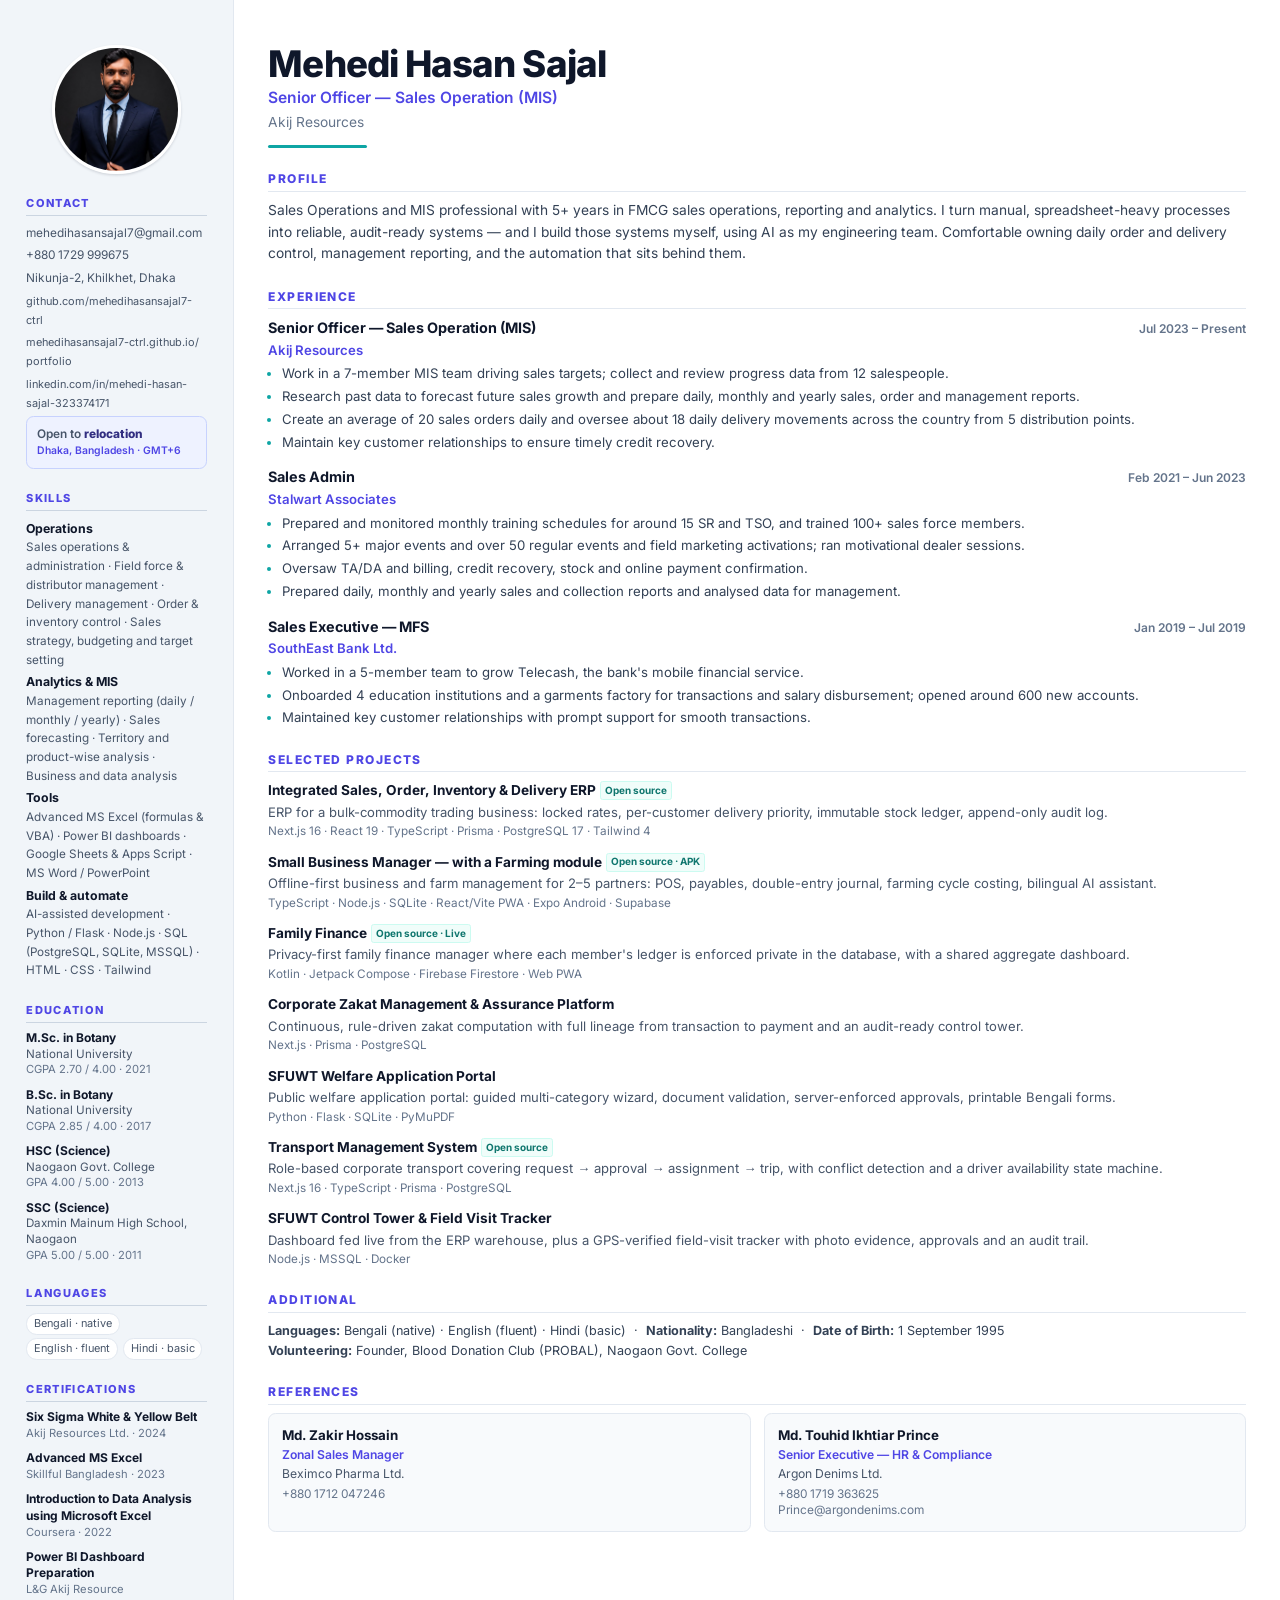
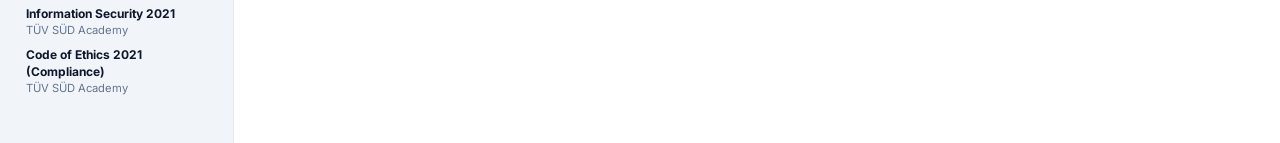
<file: cv.html>
<!DOCTYPE html><html lang="en"><head><meta charset="UTF-8">
<title>Mehedi Hasan Sajal — Senior Officer, Sales Operation (MIS)</title><style>
@font-face{font-family:'Inter';font-style:normal;font-weight:400 800;font-display:swap;src:url(assets/inter.woff2) format('woff2')}
@page{size:A4;margin:0}
*{box-sizing:border-box}
html,body{margin:0;padding:0;-webkit-print-color-adjust:exact;print-color-adjust:exact}
body{font-family:'Inter',Arial,sans-serif;font-size:10.34pt;line-height:1.58;color:#334155}
.page{display:grid;grid-template-columns:62mm 1fr;min-height:297mm}
/* sidebar */
.side{background:#F1F5F9;padding:12mm 7mm 10mm;border-right:0.8pt solid #E2E8F0}
.side .pic{width:34mm;height:34mm;border-radius:50%;object-fit:cover;object-position:center 12%;display:block;margin:0 auto 7pt;border:2.5pt solid #fff;box-shadow:0 1pt 2pt rgba(15,23,42,.15)}
.side h3{font-size:8.3pt;text-transform:uppercase;letter-spacing:.12em;color:#4F46E5;font-weight:800;margin:16pt 0 5.5pt;padding-bottom:2pt;border-bottom:.7pt solid #CBD5E1}
.side p,.side div{font-size:8.9pt;color:#475569;margin:0 0 2pt;word-break:break-word}
.side a{color:#475569;text-decoration:none;font-size:8.2pt;overflow-wrap:break-word}
.side .contact-line{margin-bottom:3pt}
.side .edu-sm{margin-bottom:6.5pt;font-size:8.7pt;line-height:1.35}
.side .edu-sm b{color:#0F172A;font-size:9pt}
.side .muted{color:#64748B;font-size:8.4pt}
.langs{display:flex;flex-wrap:wrap;gap:2pt 4pt}
.avail{margin-top:7pt;background:#EEF2FF;border:.6pt solid #C7D2FE;border-radius:2mm;
  padding:2.4mm 2.6mm;font-size:8.2pt;font-weight:600;line-height:1.4;color:#3730A3}
.avail b{font-weight:800;color:#312E81}
.avail span{display:block;color:#4F46E5;font-weight:600;font-size:7.8pt;margin-top:1pt}
.lang{background:#fff;border:.5pt solid #E2E8F0;border-radius:8pt;padding:1pt 5pt;font-size:8.2pt;color:#475569}
/* main */
.main{padding:12mm 9mm 10mm}
.main .name{font-size:27.50pt;font-weight:800;line-height:1.03;color:#0F172A;margin:0;letter-spacing:-.025em}
.main .role{font-size:11.66pt;font-weight:600;color:#4F46E5;margin:2.5pt 0 0}
.main .org{font-size:10.34pt;color:#64748B;margin:1pt 0 0}
.main .rule{height:2.4pt;width:26mm;background:#0EA5A4;border-radius:2pt;margin:8pt 0 0}
h2{font-size:9.02pt;text-transform:uppercase;letter-spacing:.12em;color:#4F46E5;font-weight:800;margin:16pt 0 6pt;padding-bottom:2pt;border-bottom:.7pt solid #E2E8F0;page-break-after:avoid}
p{margin:0 0 4pt}
.job{margin:0 0 10.5pt;page-break-inside:avoid}
.job-head{display:flex;justify-content:space-between;align-items:baseline;gap:8pt}
.job-title{font-size:10.78pt;font-weight:700;color:#0F172A;display:block}
.job-co{font-size:9.90pt;font-weight:600;color:#4F46E5;display:block}
.job-date{font-size:9.02pt;color:#64748B;font-weight:600;white-space:nowrap}
ul{margin:2pt 0 0;padding-left:10pt}
li{font-size:9.90pt;margin:0 0 1.4pt}
li::marker{color:#0EA5A4}
.proj{margin:0 0 8pt;page-break-inside:avoid}
.proj-title{font-weight:700;color:#0F172A;font-size:10.23pt}
.proj-line{font-size:9.79pt;color:#475569}
.tech{font-size:8.80pt;color:#64748B}
.tag{display:inline-block;font-size:7.48pt;font-weight:700;color:#0F766E;background:#F0FDFA;border:.5pt solid #CCFBF1;border-radius:2pt;padding:.5pt 3pt;margin-left:3pt;vertical-align:1pt}
.refs{margin-top:7pt;font-size:8.80pt;color:#94A3B8}

/* ---------- references ---------- */
.refs-grid{display:grid;grid-template-columns:1fr 1fr;gap:3.5mm;margin-top:1pt}
.ref{background:#F8FAFC;border:.6pt solid #E2E8F0;border-radius:2mm;padding:3.4mm 3.4mm}
.ref b{display:block;color:#0F172A;font-size:10.01pt;font-weight:700;line-height:1.25}
.ref .r-role{color:#4F46E5;font-size:9.13pt;font-weight:600;margin-top:1pt}
.ref .r-org{color:#475569;font-size:9.13pt;margin-top:.5pt}
.ref .r-line{color:#64748B;font-size:8.91pt;margin-top:1.5pt;line-height:1.35}
</style></head><body>
<div class="page">
  <aside class="side">
    <img class="pic" src="mehedi-hasan-sajal.jpeg" alt="Mehedi Hasan Sajal">
    <h3>Contact</h3>
    <div class="contact-line">mehedihasansajal7@<wbr>gmail.com</div>
    <div class="contact-line">+880 1729 999675</div>
    <div class="contact-line">Nikunja-2, Khilkhet, Dhaka</div>
    <div class="contact-line"><a href="https://github.com/mehedihasansajal7-ctrl">github.com/<wbr>mehedihasansajal7-ctrl</a></div>
    <div class="contact-line"><a href="https://mehedihasansajal7-ctrl.github.io/portfolio/">mehedihasansajal7-ctrl.github.io/<wbr>portfolio</a></div>
    <div class="contact-line"><a href="https://www.linkedin.com/in/mehedi-hasan-sajal-323374171/">linkedin.com/in/<wbr>mehedi-hasan-sajal-323374171</a></div>
    <div class="avail">Open to <b>relocation</b><span>Dhaka, Bangladesh &middot; GMT+6</span></div>
    <h3>Skills</h3>
    <div><b style="color:#0F172A;font-size:9.24pt">Operations</b><br><span style="font-size:8.80pt;color:#475569">Sales operations &amp; administration · Field force &amp; distributor management · Delivery management · Order &amp; inventory control · Sales strategy, budgeting and target setting</span></div><div><b style="color:#0F172A;font-size:9.24pt">Analytics &amp; MIS</b><br><span style="font-size:8.80pt;color:#475569">Management reporting (daily / monthly / yearly) · Sales forecasting · Territory and product-wise analysis · Business and data analysis</span></div><div><b style="color:#0F172A;font-size:9.24pt">Tools</b><br><span style="font-size:8.80pt;color:#475569">Advanced MS Excel (formulas &amp; VBA) · Power BI dashboards · Google Sheets &amp; Apps Script · MS Word / PowerPoint</span></div><div><b style="color:#0F172A;font-size:9.24pt">Build &amp; automate</b><br><span style="font-size:8.80pt;color:#475569">AI-assisted development · Python / Flask · Node.js · SQL (PostgreSQL, SQLite, MSSQL) · HTML · CSS · Tailwind</span></div>
    <h3>Education</h3>
    <div class="edu-sm"><b>M.Sc. in Botany</b><br><span>National University</span><br><span class="muted">CGPA 2.70 / 4.00 · 2021</span></div><div class="edu-sm"><b>B.Sc. in Botany</b><br><span>National University</span><br><span class="muted">CGPA 2.85 / 4.00 · 2017</span></div><div class="edu-sm"><b>HSC (Science)</b><br><span>Naogaon Govt. College</span><br><span class="muted">GPA 4.00 / 5.00 · 2013</span></div><div class="edu-sm"><b>SSC (Science)</b><br><span>Daxmin Mainum High School, Naogaon</span><br><span class="muted">GPA 5.00 / 5.00 · 2011</span></div>
    <h3>Languages</h3>
    <div class="langs"><span class="lang">Bengali · native</span><span class="lang">English · fluent</span><span class="lang">Hindi · basic</span></div>
    <h3>Certifications</h3>
    <div class="edu-sm"><b>Six Sigma White &amp; Yellow Belt</b><br><span class="muted">Akij Resources Ltd. &middot; 2024</span></div><div class="edu-sm"><b>Advanced MS Excel</b><br><span class="muted">Skillful Bangladesh &middot; 2023</span></div><div class="edu-sm"><b>Introduction to Data Analysis using Microsoft Excel</b><br><span class="muted">Coursera &middot; 2022</span></div><div class="edu-sm"><b>Power BI Dashboard Preparation</b><br><span class="muted">L&amp;G Akij Resource</span></div><div class="edu-sm"><b>Information Security 2021</b><br><span class="muted">TÜV SÜD Academy</span></div><div class="edu-sm"><b>Code of Ethics 2021 (Compliance)</b><br><span class="muted">TÜV SÜD Academy</span></div>
  </aside>
  <main class="main">
    <h1 class="name">Mehedi Hasan Sajal</h1>
    <p class="role">Senior Officer — Sales Operation (MIS)</p>
    <p class="org">Akij Resources</p>
    <div class="rule"></div>
    <h2>Profile</h2>
    <p>Sales Operations and MIS professional with 5+ years in FMCG sales operations, reporting and analytics. I turn manual, spreadsheet-heavy processes into reliable, audit-ready systems — and I build those systems myself, using AI as my engineering team. Comfortable owning daily order and delivery control, management reporting, and the automation that sits behind them.</p>
    <h2>Experience</h2>
    <div class="job"><div class="job-head"><div><span class="job-title">Senior Officer — Sales Operation (MIS)</span><span class="job-co">Akij Resources</span></div><span class="job-date">Jul 2023 – Present</span></div><ul class=""><li>Work in a 7-member MIS team driving sales targets; collect and review progress data from 12 salespeople.</li><li>Research past data to forecast future sales growth and prepare daily, monthly and yearly sales, order and management reports.</li><li>Create an average of 20 sales orders daily and oversee about 18 daily delivery movements across the country from 5 distribution points.</li><li>Maintain key customer relationships to ensure timely credit recovery.</li></ul></div><div class="job"><div class="job-head"><div><span class="job-title">Sales Admin</span><span class="job-co">Stalwart Associates</span></div><span class="job-date">Feb 2021 – Jun 2023</span></div><ul class=""><li>Prepared and monitored monthly training schedules for around 15 SR and TSO, and trained 100+ sales force members.</li><li>Arranged 5+ major events and over 50 regular events and field marketing activations; ran motivational dealer sessions.</li><li>Oversaw TA/DA and billing, credit recovery, stock and online payment confirmation.</li><li>Prepared daily, monthly and yearly sales and collection reports and analysed data for management.</li></ul></div><div class="job"><div class="job-head"><div><span class="job-title">Sales Executive — MFS</span><span class="job-co">SouthEast Bank Ltd.</span></div><span class="job-date">Jan 2019 – Jul 2019</span></div><ul class=""><li>Worked in a 5-member team to grow Telecash, the bank's mobile financial service.</li><li>Onboarded 4 education institutions and a garments factory for transactions and salary disbursement; opened around 600 new accounts.</li><li>Maintained key customer relationships with prompt support for smooth transactions.</li></ul></div>
    <h2>Selected Projects</h2>
    <div class="proj"><div class="proj-title">Integrated Sales, Order, Inventory & Delivery ERP<span class="tag">Open source</span></div><div class="proj-line">ERP for a bulk-commodity trading business: locked rates, per-customer delivery priority, immutable stock ledger, append-only audit log.</div><div class="tech">Next.js 16 · React 19 · TypeScript · Prisma · PostgreSQL 17 · Tailwind 4</div></div><div class="proj"><div class="proj-title">Small Business Manager — with a Farming module<span class="tag">Open source · APK</span></div><div class="proj-line">Offline-first business and farm management for 2–5 partners: POS, payables, double-entry journal, farming cycle costing, bilingual AI assistant.</div><div class="tech">TypeScript · Node.js · SQLite · React/Vite PWA · Expo Android · Supabase</div></div><div class="proj"><div class="proj-title">Family Finance<span class="tag">Open source · Live</span></div><div class="proj-line">Privacy-first family finance manager where each member's ledger is enforced private in the database, with a shared aggregate dashboard.</div><div class="tech">Kotlin · Jetpack Compose · Firebase Firestore · Web PWA</div></div><div class="proj"><div class="proj-title">Corporate Zakat Management & Assurance Platform</div><div class="proj-line">Continuous, rule-driven zakat computation with full lineage from transaction to payment and an audit-ready control tower.</div><div class="tech">Next.js · Prisma · PostgreSQL</div></div><div class="proj"><div class="proj-title">SFUWT Welfare Application Portal</div><div class="proj-line">Public welfare application portal: guided multi-category wizard, document validation, server-enforced approvals, printable Bengali forms.</div><div class="tech">Python · Flask · SQLite · PyMuPDF</div></div><div class="proj"><div class="proj-title">Transport Management System<span class="tag">Open source</span></div><div class="proj-line">Role-based corporate transport covering request → approval → assignment → trip, with conflict detection and a driver availability state machine.</div><div class="tech">Next.js 16 · TypeScript · Prisma · PostgreSQL</div></div><div class="proj"><div class="proj-title">SFUWT Control Tower & Field Visit Tracker</div><div class="proj-line">Dashboard fed live from the ERP warehouse, plus a GPS-verified field-visit tracker with photo evidence, approvals and an audit trail.</div><div class="tech">Node.js · MSSQL · Docker</div></div>
    <h2>Additional</h2>
    <p style="font-size:9.46pt"><b>Languages:</b> Bengali (native) · English (fluent) · Hindi (basic) &nbsp;·&nbsp; <b>Nationality:</b> Bangladeshi &nbsp;·&nbsp; <b>Date of Birth:</b> 1 September 1995<br><b>Volunteering:</b> Founder, Blood Donation Club (PROBAL), Naogaon Govt. College</p>
    <h2>References</h2>
    <div class="refs-grid">
      <div class="ref">
        <b>Md. Zakir Hossain</b>
        <div class="r-role">Zonal Sales Manager</div>
        <div class="r-org">Beximco Pharma Ltd.</div>
        <div class="r-line">+880 1712 047246</div>
      </div>
      <div class="ref">
        <b>Md. Touhid Ikhtiar Prince</b>
        <div class="r-role">Senior Executive &mdash; HR &amp; Compliance</div>
        <div class="r-org">Argon Denims Ltd.</div>
        <div class="r-line">+880 1719 363625<br>Prince@argondenims.com</div>
      </div>
    </div>
  </main>
</div>
</body></html>
</file>
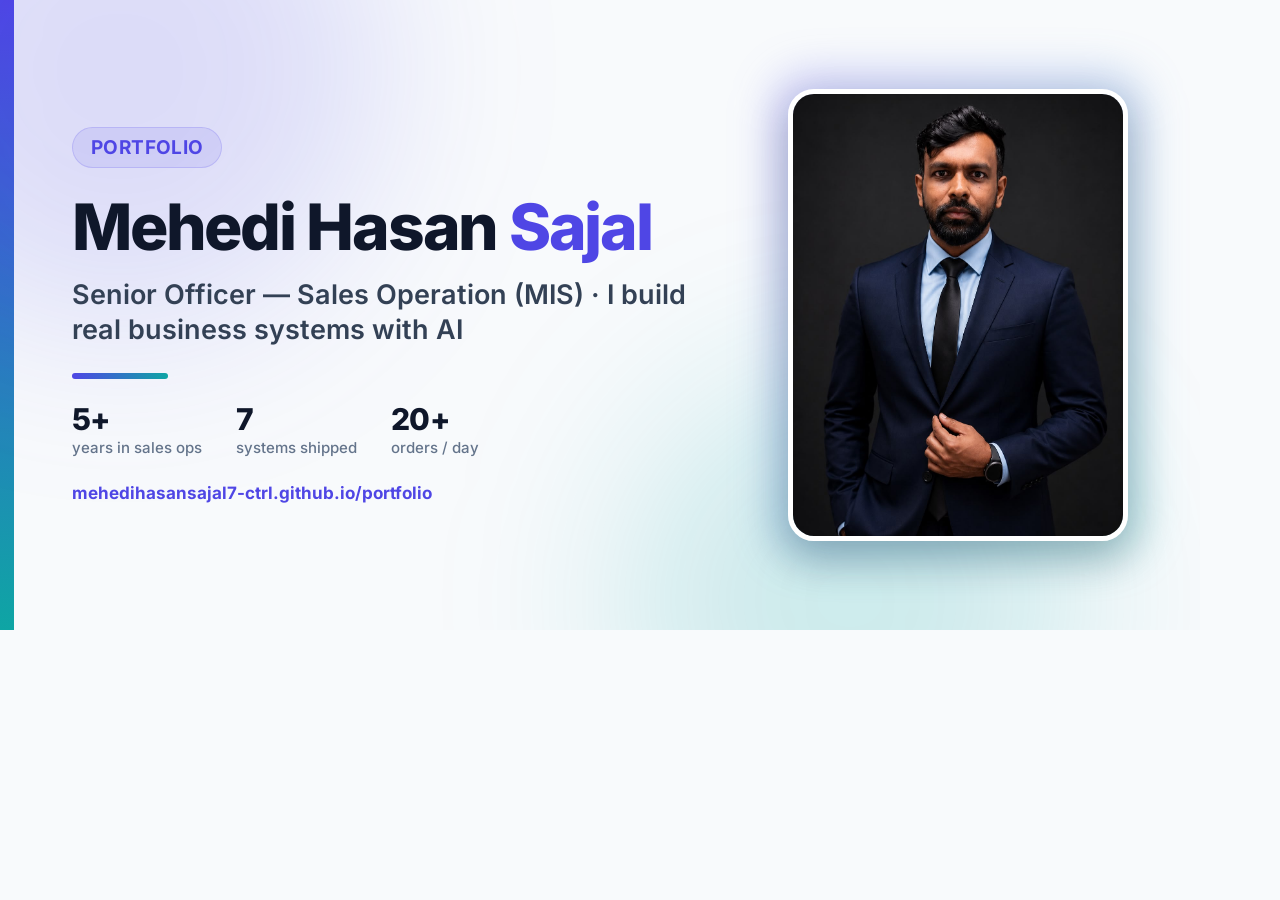
<file: social-card.html>
<!DOCTYPE html>
<html lang="en">
<head>
<meta charset="UTF-8">
<style>
  @font-face{font-family:'Inter';font-style:normal;font-weight:400 800;font-display:swap;src:url(assets/inter.woff2) format('woff2')}
  *{box-sizing:border-box;margin:0;padding:0}
  html,body{width:1200px;height:630px;overflow:hidden}
  body{
    font-family:'Inter',Arial,sans-serif;
    background:#F8FAFC;
    position:relative;
    display:flex;
    align-items:center;
    gap:48px;
    padding:64px 72px;
  }
  /* decorative */
  .blob1{position:absolute;width:520px;height:520px;border-radius:50%;background:rgba(79,70,229,.16);filter:blur(90px);top:-190px;left:-140px}
  .blob2{position:absolute;width:460px;height:460px;border-radius:50%;background:rgba(14,165,164,.18);filter:blur(90px);bottom:-200px;right:120px}
  .bar{position:absolute;left:0;top:0;width:14px;height:100%;background:linear-gradient(180deg,#4F46E5,#0EA5A4)}

  .text{position:relative;flex:1;min-width:0;z-index:2}
  .eyebrow{display:inline-block;font-size:19px;font-weight:700;letter-spacing:.02em;color:#4F46E5;
           background:rgba(79,70,229,.10);border:1px solid rgba(79,70,229,.18);border-radius:999px;padding:8px 18px;margin-bottom:26px}
  h1{font-size:64px;line-height:1.04;letter-spacing:-.035em;color:#0F172A;font-weight:800}
  h1 span{color:#4F46E5}
  .role{font-size:27px;line-height:1.3;color:#334155;font-weight:600;margin-top:16px;max-width:660px}
  .rule{width:96px;height:6px;border-radius:4px;background:linear-gradient(90deg,#4F46E5,#0EA5A4);margin:26px 0 22px}
  .stats{display:flex;gap:34px}
  .stat b{display:block;font-size:30px;font-weight:800;color:#0F172A;letter-spacing:-.02em}
  .stat span{font-size:15px;color:#64748B;font-weight:500}
  .url{margin-top:26px;font-size:17px;color:#64748B;font-weight:600}
  .url b{color:#4F46E5}

  .photo-wrap{position:relative;flex:0 0 auto;z-index:2}
  .photo-wrap:before{content:"";position:absolute;inset:-14px;border-radius:34px;
                     background:linear-gradient(135deg,rgba(79,70,229,.30),rgba(14,165,164,.30));filter:blur(22px)}
  img{position:relative;display:block;width:340px;height:452px;object-fit:cover;object-position:center 12%;
      border-radius:26px;border:5px solid #fff;box-shadow:0 18px 40px rgba(15,23,42,.22)}
</style>
</head>
<body>
  <div class="bar"></div>
  <div class="blob1"></div>
  <div class="blob2"></div>

  <div class="text">
    <span class="eyebrow">PORTFOLIO</span>
    <h1>Mehedi Hasan <span>Sajal</span></h1>
    <p class="role">Senior Officer — Sales Operation (MIS) · I build real business systems with AI</p>
    <div class="rule"></div>
    <div class="stats">
      <div class="stat"><b>5+</b><span>years in sales ops</span></div>
      <div class="stat"><b>7</b><span>systems shipped</span></div>
      <div class="stat"><b>20+</b><span>orders / day</span></div>
    </div>
    <p class="url"><b>mehedihasansajal7-ctrl.github.io/portfolio</b></p>
  </div>

  <div class="photo-wrap">
    <img src="mehedi-hasan-sajal.jpeg" alt="">
  </div>
</body>
</html>
</file>
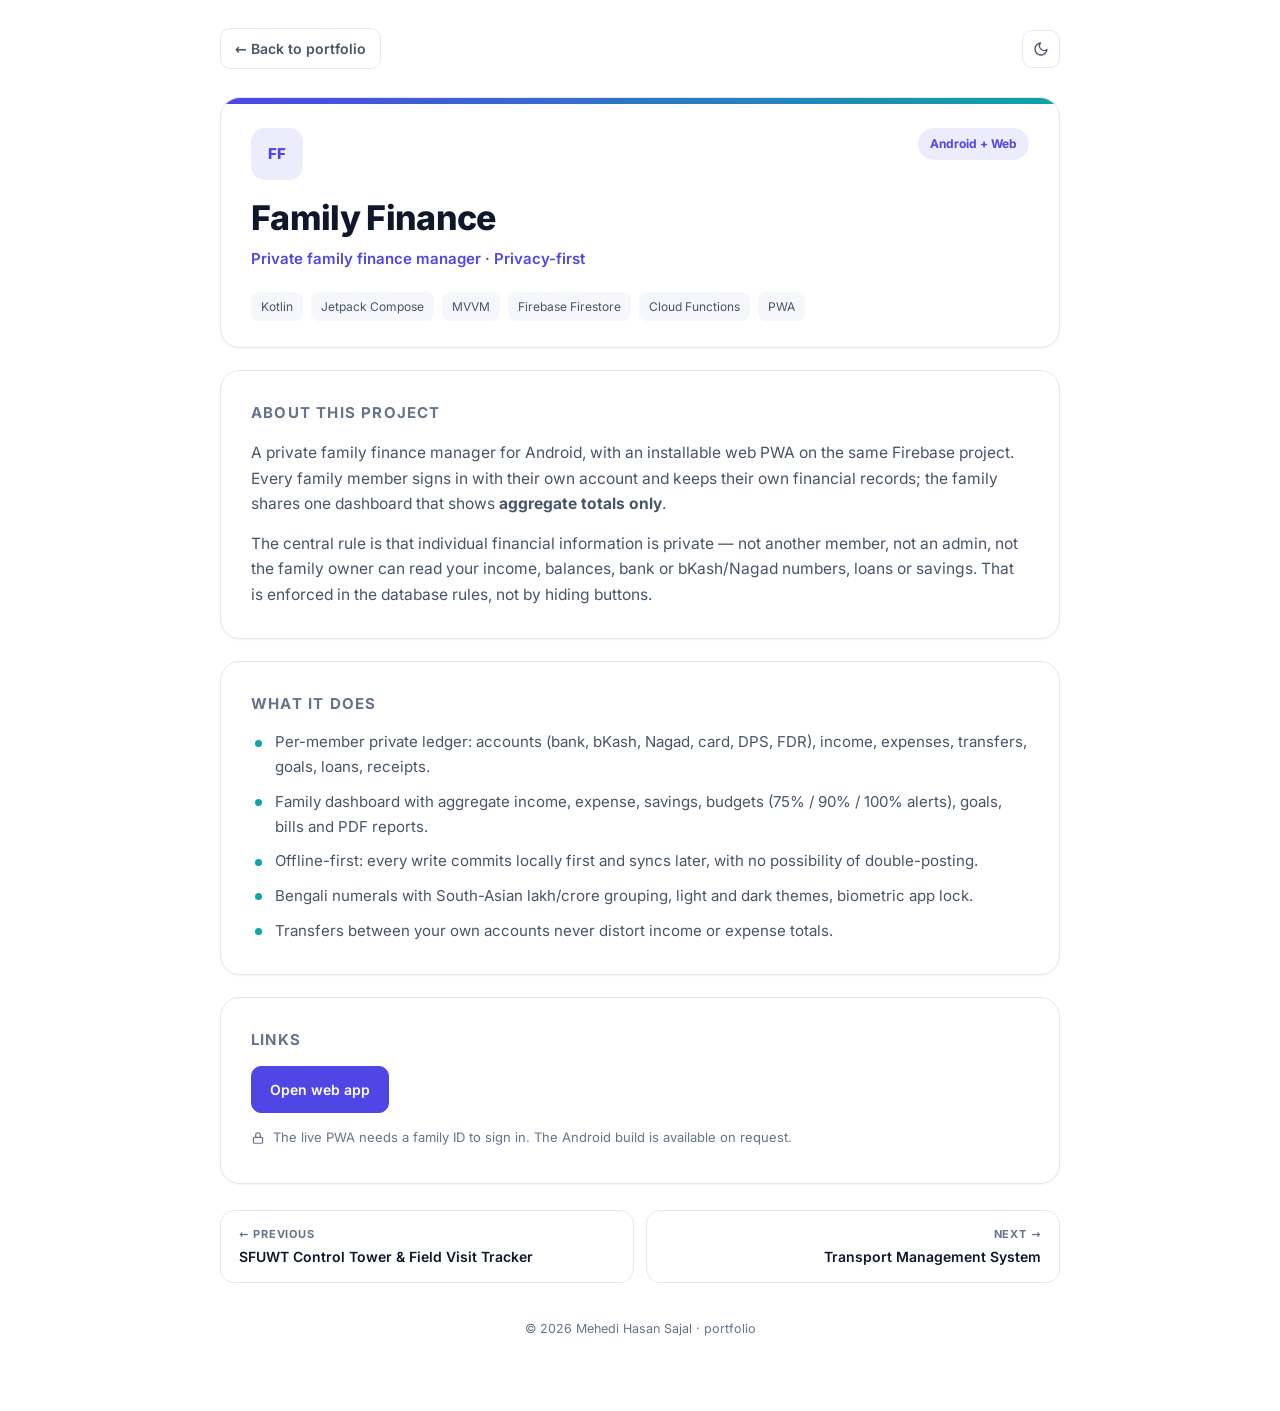
<file: projects/family-finance.html>
<!DOCTYPE html>
<html lang="en">
<head>
<meta charset="UTF-8">
<meta name="viewport" content="width=device-width, initial-scale=1.0">
<title>Family Finance &mdash; Mehedi Hasan Sajal</title>
<meta name="description" content="Private family finance manager · Privacy-first - Family Finance by Mehedi Hasan Sajal">
<meta name="theme-color" content="#4F46E5">
<link rel="icon" href="data:image/svg+xml,%3Csvg xmlns='http://www.w3.org/2000/svg' viewBox='0 0 100 100'%3E%3Crect width='100' height='100' rx='22' fill='%234F46E5'/%3E%3Ctext x='50' y='68' font-size='50' font-family='Arial' font-weight='bold' fill='white' text-anchor='middle'%3EMS%3C/text%3E%3C/svg%3E">
<link rel="stylesheet" href="../assets/detail.css">
<script>
  try {
    var t = localStorage.getItem('theme');
    if (t ? t === 'dark' : window.matchMedia('(prefers-color-scheme: dark)').matches) {
      document.documentElement.classList.add('dark');
    }
  } catch (e) { }
</script>
<style>
  .sun{display:none}.moon{display:block}
  html.dark .sun{display:block} html.dark .moon{display:none}
</style>
</head>
<body>
<div class="wrap">

  <div class="top">
    <a class="back" href="../">&larr; Back to portfolio</a>
    <button class="toggle" id="theme-toggle" aria-label="Toggle dark mode"><svg class="sun" width="16" height="16" viewBox="0 0 24 24" fill="none" stroke="currentColor" stroke-width="2" stroke-linecap="round"><circle cx="12" cy="12" r="4"/><path d="M12 2v2M12 20v2M4.9 4.9l1.4 1.4M17.7 17.7l1.4 1.4M2 12h2M20 12h2M4.9 19.1l1.4-1.4M17.7 6.3l1.4-1.4"/></svg><svg class="moon" width="16" height="16" viewBox="0 0 24 24" fill="none" stroke="currentColor" stroke-width="2" stroke-linecap="round" stroke-linejoin="round"><path d="M21 12.8A9 9 0 1 1 11.2 3a7 7 0 0 0 9.8 9.8z"/></svg></button>
  </div>

  <header class="hero">
    <div class="head">
      <div class="icon" aria-hidden="true"><span style="font-weight:800;font-size:15px;letter-spacing:.02em">FF</span></div>
      <span class="badge">Android + Web</span>
    </div>
    <h1>Family Finance</h1>
    <p class="sub">Private family finance manager &middot; Privacy-first</p>
    <div class="chips"><span class="chip">Kotlin</span><span class="chip">Jetpack Compose</span><span class="chip">MVVM</span><span class="chip">Firebase Firestore</span><span class="chip">Cloud Functions</span><span class="chip">PWA</span></div>
  </header>

  <section class="card">
    <h2>About this project</h2>
    <p>A private family finance manager for Android, with an installable web PWA on the same Firebase project. Every family member signs in with their own account and keeps their own financial records; the family shares one dashboard that shows <strong>aggregate totals only</strong>.</p><p>The central rule is that individual financial information is private &mdash; not another member, not an admin, not the family owner can read your income, balances, bank or bKash/Nagad numbers, loans or savings. That is enforced in the database rules, not by hiding buttons.</p>
  </section>

  <section class="card">
    <h2>What it does</h2>
    <ul><li>Per-member private ledger: accounts (bank, bKash, Nagad, card, DPS, FDR), income, expenses, transfers, goals, loans, receipts.</li><li>Family dashboard with aggregate income, expense, savings, budgets (75% / 90% / 100% alerts), goals, bills and PDF reports.</li><li>Offline-first: every write commits locally first and syncs later, with no possibility of double-posting.</li><li>Bengali numerals with South-Asian lakh/crore grouping, light and dark themes, biometric app lock.</li><li>Transfers between your own accounts never distort income or expense totals.</li></ul>
  </section>

  <section class="card">
    <h2>Links</h2>
    <div class="actions"><a class="btn primary" href="https://family-finance-98333.web.app/" target="_blank" rel="noopener noreferrer">Open web app</a></div>
    <p class="note"><svg width="14" height="14" viewBox="0 0 24 24" fill="none" stroke="currentColor" stroke-width="2" stroke-linecap="round"><rect x="4" y="11" width="16" height="10" rx="2"/><path d="M8 11V7a4 4 0 0 1 8 0v4"/></svg> The live PWA needs a family ID to sign in. The Android build is available on request.</p>
  </section>

  <nav class="nav"><a href="sfuwt-control-tower.html"><span class="lbl">&larr; Previous</span><span class="nm">SFUWT Control Tower &amp; Field Visit Tracker</span></a><a href="transport-management-system.html" style="text-align:right"><span class="lbl">Next &rarr;</span><span class="nm">Transport Management System</span></a></nav>

  <p class="foot">&copy; 2026 Mehedi Hasan Sajal &middot; <a href="../">portfolio</a></p>
</div>

<script>
  document.getElementById('theme-toggle').addEventListener('click', function () {
    var dark = document.documentElement.classList.toggle('dark');
    try { localStorage.setItem('theme', dark ? 'dark' : 'light'); } catch (e) { }
  });
</script>
</body>
</html>
</file>
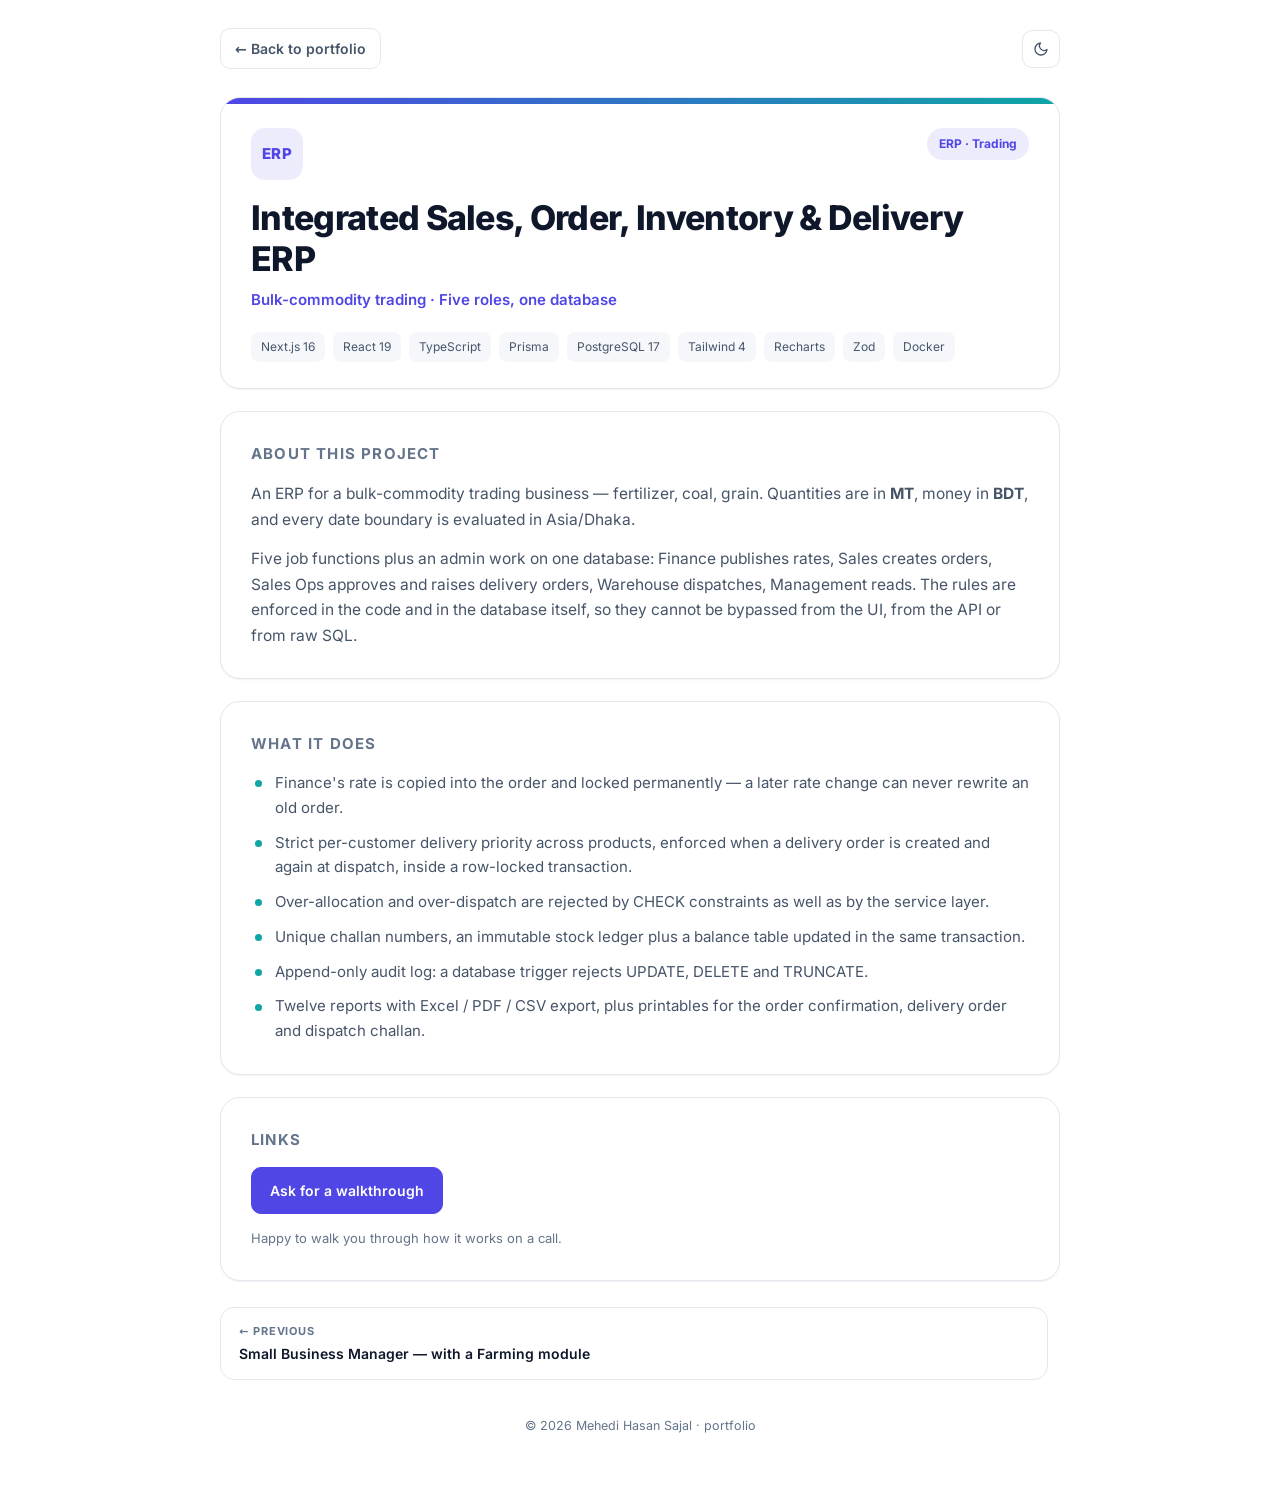
<file: projects/sales-erp.html>
<!DOCTYPE html>
<html lang="en">
<head>
<meta charset="UTF-8">
<meta name="viewport" content="width=device-width, initial-scale=1.0">
<title>Integrated Sales, Order, Inventory & Delivery ERP &mdash; Mehedi Hasan Sajal</title>
<meta name="description" content="Bulk-commodity trading · Five roles, one database - Integrated Sales, Order, Inventory &amp; Delivery ERP by Mehedi Hasan Sajal">
<meta name="theme-color" content="#4F46E5">
<link rel="icon" href="data:image/svg+xml,%3Csvg xmlns='http://www.w3.org/2000/svg' viewBox='0 0 100 100'%3E%3Crect width='100' height='100' rx='22' fill='%234F46E5'/%3E%3Ctext x='50' y='68' font-size='50' font-family='Arial' font-weight='bold' fill='white' text-anchor='middle'%3EMS%3C/text%3E%3C/svg%3E">
<link rel="stylesheet" href="../assets/detail.css">
<script>
  try {
    var t = localStorage.getItem('theme');
    if (t ? t === 'dark' : window.matchMedia('(prefers-color-scheme: dark)').matches) {
      document.documentElement.classList.add('dark');
    }
  } catch (e) { }
</script>
<style>
  .sun{display:none}.moon{display:block}
  html.dark .sun{display:block} html.dark .moon{display:none}
</style>
</head>
<body>
<div class="wrap">

  <div class="top">
    <a class="back" href="../">&larr; Back to portfolio</a>
    <button class="toggle" id="theme-toggle" aria-label="Toggle dark mode"><svg class="sun" width="16" height="16" viewBox="0 0 24 24" fill="none" stroke="currentColor" stroke-width="2" stroke-linecap="round"><circle cx="12" cy="12" r="4"/><path d="M12 2v2M12 20v2M4.9 4.9l1.4 1.4M17.7 17.7l1.4 1.4M2 12h2M20 12h2M4.9 19.1l1.4-1.4M17.7 6.3l1.4-1.4"/></svg><svg class="moon" width="16" height="16" viewBox="0 0 24 24" fill="none" stroke="currentColor" stroke-width="2" stroke-linecap="round" stroke-linejoin="round"><path d="M21 12.8A9 9 0 1 1 11.2 3a7 7 0 0 0 9.8 9.8z"/></svg></button>
  </div>

  <header class="hero">
    <div class="head">
      <div class="icon" aria-hidden="true"><span style="font-weight:800;font-size:15px;letter-spacing:.02em">ERP</span></div>
      <span class="badge">ERP &middot; Trading</span>
    </div>
    <h1>Integrated Sales, Order, Inventory &amp; Delivery ERP</h1>
    <p class="sub">Bulk-commodity trading &middot; Five roles, one database</p>
    <div class="chips"><span class="chip">Next.js 16</span><span class="chip">React 19</span><span class="chip">TypeScript</span><span class="chip">Prisma</span><span class="chip">PostgreSQL 17</span><span class="chip">Tailwind 4</span><span class="chip">Recharts</span><span class="chip">Zod</span><span class="chip">Docker</span></div>
  </header>

  <section class="card">
    <h2>About this project</h2>
    <p>An ERP for a bulk-commodity trading business &mdash; fertilizer, coal, grain. Quantities are in <strong>MT</strong>, money in <strong>BDT</strong>, and every date boundary is evaluated in Asia/Dhaka.</p><p>Five job functions plus an admin work on one database: Finance publishes rates, Sales creates orders, Sales Ops approves and raises delivery orders, Warehouse dispatches, Management reads. The rules are enforced in the code and in the database itself, so they cannot be bypassed from the UI, from the API or from raw SQL.</p>
  </section>

  <section class="card">
    <h2>What it does</h2>
    <ul><li>Finance's rate is copied into the order and locked permanently &mdash; a later rate change can never rewrite an old order.</li><li>Strict per-customer delivery priority across products, enforced when a delivery order is created and again at dispatch, inside a row-locked transaction.</li><li>Over-allocation and over-dispatch are rejected by CHECK constraints as well as by the service layer.</li><li>Unique challan numbers, an immutable stock ledger plus a balance table updated in the same transaction.</li><li>Append-only audit log: a database trigger rejects UPDATE, DELETE and TRUNCATE.</li><li>Twelve reports with Excel / PDF / CSV export, plus printables for the order confirmation, delivery order and dispatch challan.</li></ul>
  </section>

  <section class="card">
    <h2>Links</h2>
    <div class="actions"><a class="btn primary" href="mailto:mehedihasansajal7@gmail.com?subject=Walkthrough%3A%20Integrated%20Sales%2C%20Order%2C%20Inventory%20%26%20Delivery%20ERP">Ask for a walkthrough</a></div>
    <p class="note">Happy to walk you through how it works on a call.</p>
    
  </section>

  <nav class="nav"><a href="small-business-manager.html"><span class="lbl">&larr; Previous</span><span class="nm">Small Business Manager &mdash; with a Farming module</span></a><span></span></nav>

  <p class="foot">&copy; 2026 Mehedi Hasan Sajal &middot; <a href="../">portfolio</a></p>
</div>

<script>
  document.getElementById('theme-toggle').addEventListener('click', function () {
    var dark = document.documentElement.classList.toggle('dark');
    try { localStorage.setItem('theme', dark ? 'dark' : 'light'); } catch (e) { }
  });
</script>
</body>
</html>
</file>
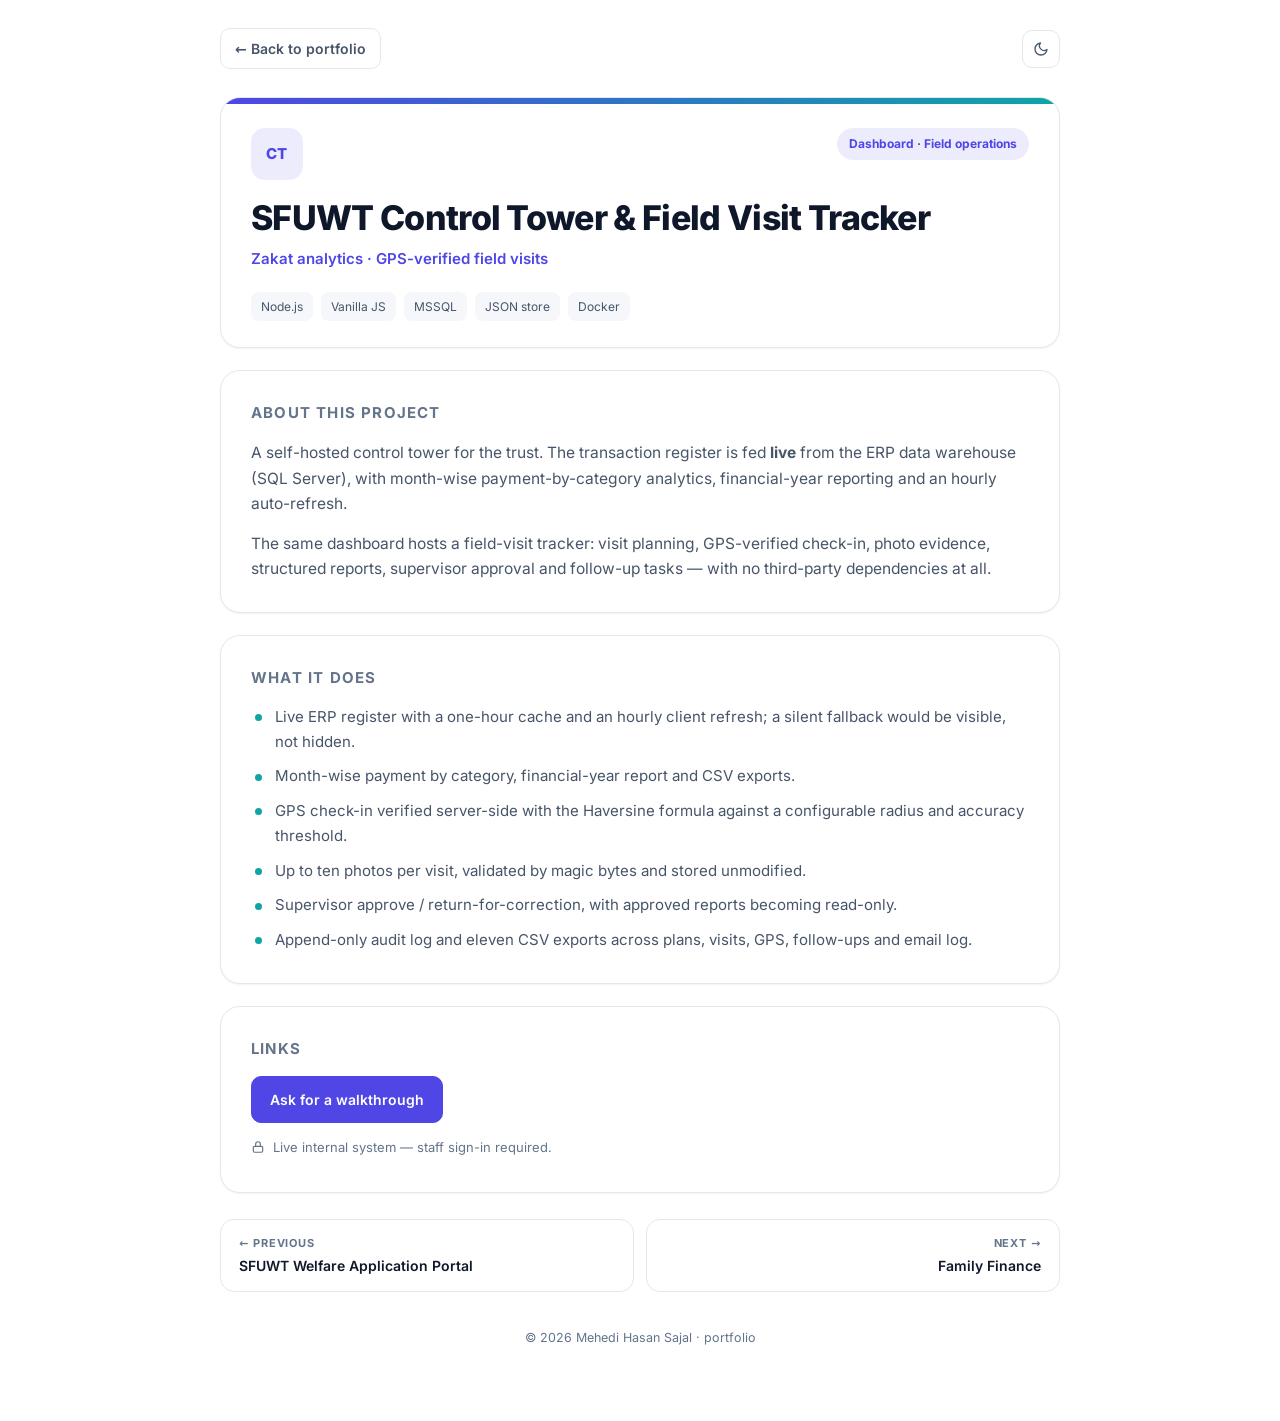
<file: projects/sfuwt-control-tower.html>
<!DOCTYPE html>
<html lang="en">
<head>
<meta charset="UTF-8">
<meta name="viewport" content="width=device-width, initial-scale=1.0">
<title>SFUWT Control Tower & Field Visit Tracker &mdash; Mehedi Hasan Sajal</title>
<meta name="description" content="Zakat analytics · GPS-verified field visits - SFUWT Control Tower &amp; Field Visit Tracker by Mehedi Hasan Sajal">
<meta name="theme-color" content="#4F46E5">
<link rel="icon" href="data:image/svg+xml,%3Csvg xmlns='http://www.w3.org/2000/svg' viewBox='0 0 100 100'%3E%3Crect width='100' height='100' rx='22' fill='%234F46E5'/%3E%3Ctext x='50' y='68' font-size='50' font-family='Arial' font-weight='bold' fill='white' text-anchor='middle'%3EMS%3C/text%3E%3C/svg%3E">
<link rel="stylesheet" href="../assets/detail.css">
<script>
  try {
    var t = localStorage.getItem('theme');
    if (t ? t === 'dark' : window.matchMedia('(prefers-color-scheme: dark)').matches) {
      document.documentElement.classList.add('dark');
    }
  } catch (e) { }
</script>
<style>
  .sun{display:none}.moon{display:block}
  html.dark .sun{display:block} html.dark .moon{display:none}
</style>
</head>
<body>
<div class="wrap">

  <div class="top">
    <a class="back" href="../">&larr; Back to portfolio</a>
    <button class="toggle" id="theme-toggle" aria-label="Toggle dark mode"><svg class="sun" width="16" height="16" viewBox="0 0 24 24" fill="none" stroke="currentColor" stroke-width="2" stroke-linecap="round"><circle cx="12" cy="12" r="4"/><path d="M12 2v2M12 20v2M4.9 4.9l1.4 1.4M17.7 17.7l1.4 1.4M2 12h2M20 12h2M4.9 19.1l1.4-1.4M17.7 6.3l1.4-1.4"/></svg><svg class="moon" width="16" height="16" viewBox="0 0 24 24" fill="none" stroke="currentColor" stroke-width="2" stroke-linecap="round" stroke-linejoin="round"><path d="M21 12.8A9 9 0 1 1 11.2 3a7 7 0 0 0 9.8 9.8z"/></svg></button>
  </div>

  <header class="hero">
    <div class="head">
      <div class="icon" aria-hidden="true"><span style="font-weight:800;font-size:15px;letter-spacing:.02em">CT</span></div>
      <span class="badge">Dashboard &middot; Field operations</span>
    </div>
    <h1>SFUWT Control Tower &amp; Field Visit Tracker</h1>
    <p class="sub">Zakat analytics &middot; GPS-verified field visits</p>
    <div class="chips"><span class="chip">Node.js</span><span class="chip">Vanilla JS</span><span class="chip">MSSQL</span><span class="chip">JSON store</span><span class="chip">Docker</span></div>
  </header>

  <section class="card">
    <h2>About this project</h2>
    <p>A self-hosted control tower for the trust. The transaction register is fed <strong>live</strong> from the ERP data warehouse (SQL Server), with month-wise payment-by-category analytics, financial-year reporting and an hourly auto-refresh.</p><p>The same dashboard hosts a field-visit tracker: visit planning, GPS-verified check-in, photo evidence, structured reports, supervisor approval and follow-up tasks &mdash; with no third-party dependencies at all.</p>
  </section>

  <section class="card">
    <h2>What it does</h2>
    <ul><li>Live ERP register with a one-hour cache and an hourly client refresh; a silent fallback would be visible, not hidden.</li><li>Month-wise payment by category, financial-year report and CSV exports.</li><li>GPS check-in verified server-side with the Haversine formula against a configurable radius and accuracy threshold.</li><li>Up to ten photos per visit, validated by magic bytes and stored unmodified.</li><li>Supervisor approve / return-for-correction, with approved reports becoming read-only.</li><li>Append-only audit log and eleven CSV exports across plans, visits, GPS, follow-ups and email log.</li></ul>
  </section>

  <section class="card">
    <h2>Links</h2>
    <div class="actions"><a class="btn primary" href="mailto:mehedihasansajal7@gmail.com?subject=Walkthrough%3A%20SFUWT%20Control%20Tower%20%26%20Field%20Visit%20Tracker">Ask for a walkthrough</a></div>
    <p class="note"><svg width="14" height="14" viewBox="0 0 24 24" fill="none" stroke="currentColor" stroke-width="2" stroke-linecap="round"><rect x="4" y="11" width="16" height="10" rx="2"/><path d="M8 11V7a4 4 0 0 1 8 0v4"/></svg> Live internal system &mdash; staff sign-in required.</p>
  </section>

  <nav class="nav"><a href="sfuwt-welfare-portal.html"><span class="lbl">&larr; Previous</span><span class="nm">SFUWT Welfare Application Portal</span></a><a href="family-finance.html" style="text-align:right"><span class="lbl">Next &rarr;</span><span class="nm">Family Finance</span></a></nav>

  <p class="foot">&copy; 2026 Mehedi Hasan Sajal &middot; <a href="../">portfolio</a></p>
</div>

<script>
  document.getElementById('theme-toggle').addEventListener('click', function () {
    var dark = document.documentElement.classList.toggle('dark');
    try { localStorage.setItem('theme', dark ? 'dark' : 'light'); } catch (e) { }
  });
</script>
</body>
</html>
</file>
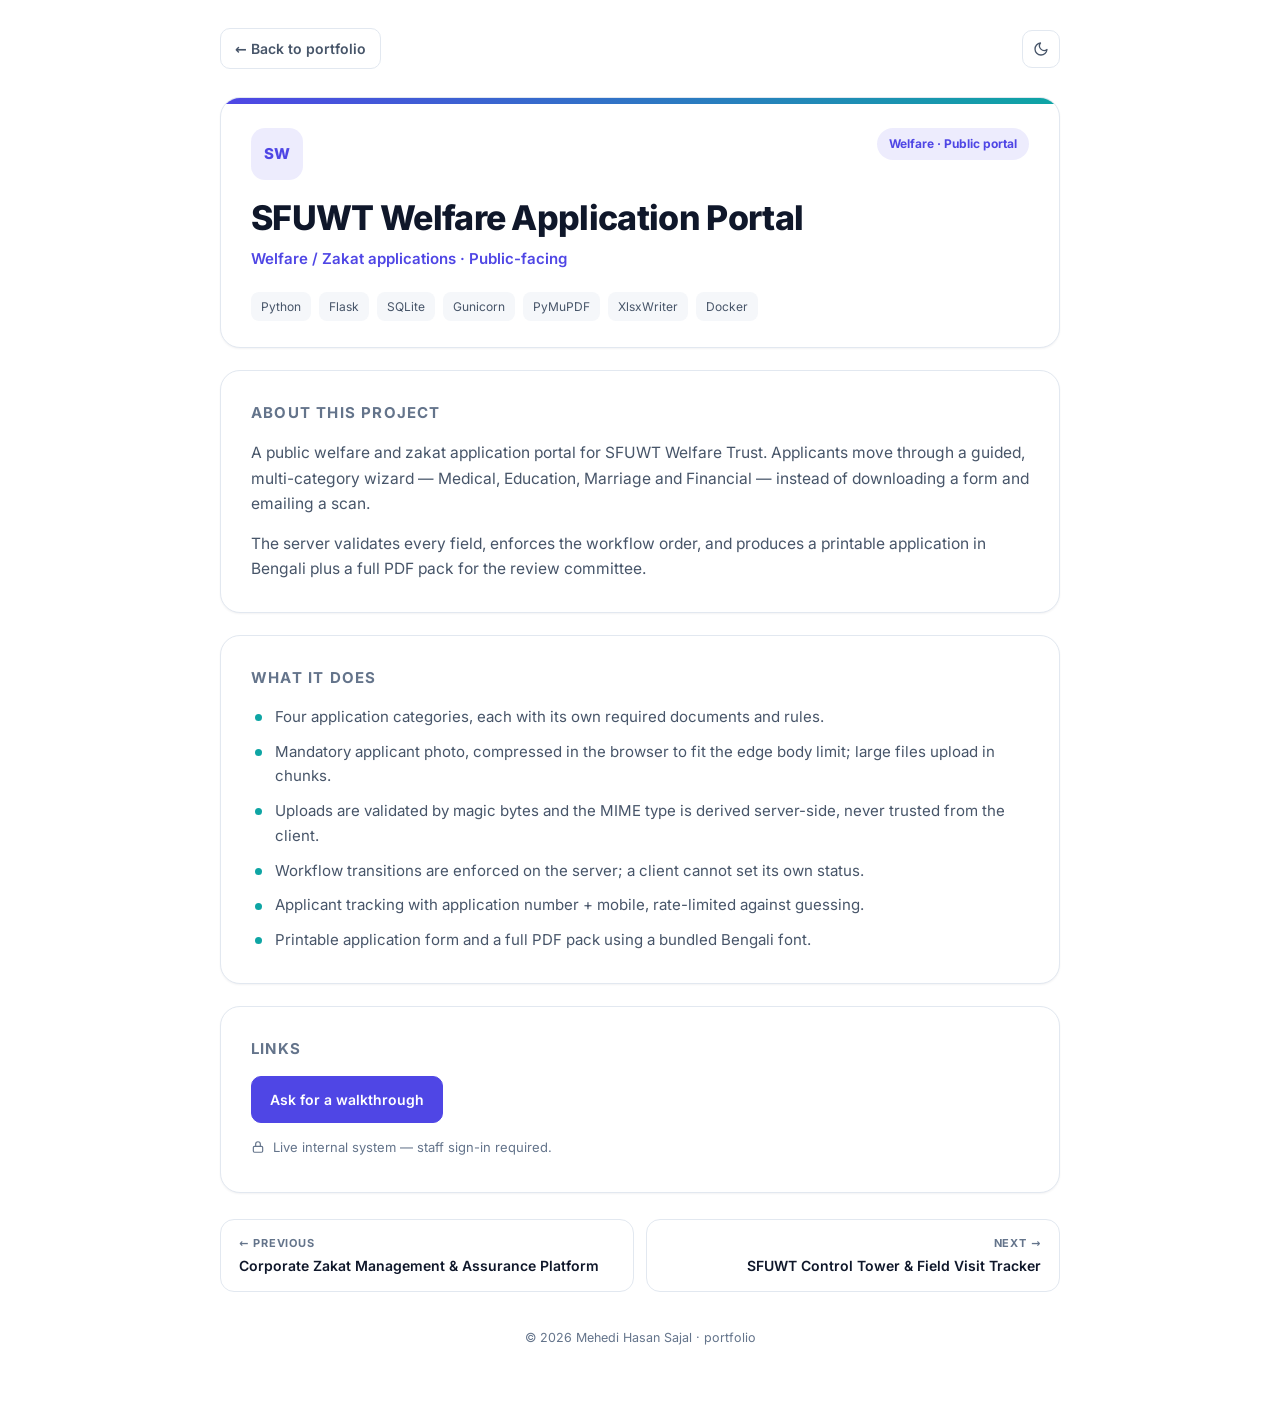
<file: projects/sfuwt-welfare-portal.html>
<!DOCTYPE html>
<html lang="en">
<head>
<meta charset="UTF-8">
<meta name="viewport" content="width=device-width, initial-scale=1.0">
<title>SFUWT Welfare Application Portal &mdash; Mehedi Hasan Sajal</title>
<meta name="description" content="Welfare / Zakat applications · Public-facing - SFUWT Welfare Application Portal by Mehedi Hasan Sajal">
<meta name="theme-color" content="#4F46E5">
<link rel="icon" href="data:image/svg+xml,%3Csvg xmlns='http://www.w3.org/2000/svg' viewBox='0 0 100 100'%3E%3Crect width='100' height='100' rx='22' fill='%234F46E5'/%3E%3Ctext x='50' y='68' font-size='50' font-family='Arial' font-weight='bold' fill='white' text-anchor='middle'%3EMS%3C/text%3E%3C/svg%3E">
<link rel="stylesheet" href="../assets/detail.css">
<script>
  try {
    var t = localStorage.getItem('theme');
    if (t ? t === 'dark' : window.matchMedia('(prefers-color-scheme: dark)').matches) {
      document.documentElement.classList.add('dark');
    }
  } catch (e) { }
</script>
<style>
  .sun{display:none}.moon{display:block}
  html.dark .sun{display:block} html.dark .moon{display:none}
</style>
</head>
<body>
<div class="wrap">

  <div class="top">
    <a class="back" href="../">&larr; Back to portfolio</a>
    <button class="toggle" id="theme-toggle" aria-label="Toggle dark mode"><svg class="sun" width="16" height="16" viewBox="0 0 24 24" fill="none" stroke="currentColor" stroke-width="2" stroke-linecap="round"><circle cx="12" cy="12" r="4"/><path d="M12 2v2M12 20v2M4.9 4.9l1.4 1.4M17.7 17.7l1.4 1.4M2 12h2M20 12h2M4.9 19.1l1.4-1.4M17.7 6.3l1.4-1.4"/></svg><svg class="moon" width="16" height="16" viewBox="0 0 24 24" fill="none" stroke="currentColor" stroke-width="2" stroke-linecap="round" stroke-linejoin="round"><path d="M21 12.8A9 9 0 1 1 11.2 3a7 7 0 0 0 9.8 9.8z"/></svg></button>
  </div>

  <header class="hero">
    <div class="head">
      <div class="icon" aria-hidden="true"><span style="font-weight:800;font-size:15px;letter-spacing:.02em">SW</span></div>
      <span class="badge">Welfare &middot; Public portal</span>
    </div>
    <h1>SFUWT Welfare Application Portal</h1>
    <p class="sub">Welfare / Zakat applications &middot; Public-facing</p>
    <div class="chips"><span class="chip">Python</span><span class="chip">Flask</span><span class="chip">SQLite</span><span class="chip">Gunicorn</span><span class="chip">PyMuPDF</span><span class="chip">XlsxWriter</span><span class="chip">Docker</span></div>
  </header>

  <section class="card">
    <h2>About this project</h2>
    <p>A public welfare and zakat application portal for SFUWT Welfare Trust. Applicants move through a guided, multi-category wizard &mdash; Medical, Education, Marriage and Financial &mdash; instead of downloading a form and emailing a scan.</p><p>The server validates every field, enforces the workflow order, and produces a printable application in Bengali plus a full PDF pack for the review committee.</p>
  </section>

  <section class="card">
    <h2>What it does</h2>
    <ul><li>Four application categories, each with its own required documents and rules.</li><li>Mandatory applicant photo, compressed in the browser to fit the edge body limit; large files upload in chunks.</li><li>Uploads are validated by magic bytes and the MIME type is derived server-side, never trusted from the client.</li><li>Workflow transitions are enforced on the server; a client cannot set its own status.</li><li>Applicant tracking with application number + mobile, rate-limited against guessing.</li><li>Printable application form and a full PDF pack using a bundled Bengali font.</li></ul>
  </section>

  <section class="card">
    <h2>Links</h2>
    <div class="actions"><a class="btn primary" href="mailto:mehedihasansajal7@gmail.com?subject=Walkthrough%3A%20SFUWT%20Welfare%20Application%20Portal">Ask for a walkthrough</a></div>
    <p class="note"><svg width="14" height="14" viewBox="0 0 24 24" fill="none" stroke="currentColor" stroke-width="2" stroke-linecap="round"><rect x="4" y="11" width="16" height="10" rx="2"/><path d="M8 11V7a4 4 0 0 1 8 0v4"/></svg> Live internal system &mdash; staff sign-in required.</p>
  </section>

  <nav class="nav"><a href="zakat-management.html"><span class="lbl">&larr; Previous</span><span class="nm">Corporate Zakat Management &amp; Assurance Platform</span></a><a href="sfuwt-control-tower.html" style="text-align:right"><span class="lbl">Next &rarr;</span><span class="nm">SFUWT Control Tower &amp; Field Visit Tracker</span></a></nav>

  <p class="foot">&copy; 2026 Mehedi Hasan Sajal &middot; <a href="../">portfolio</a></p>
</div>

<script>
  document.getElementById('theme-toggle').addEventListener('click', function () {
    var dark = document.documentElement.classList.toggle('dark');
    try { localStorage.setItem('theme', dark ? 'dark' : 'light'); } catch (e) { }
  });
</script>
</body>
</html>
</file>
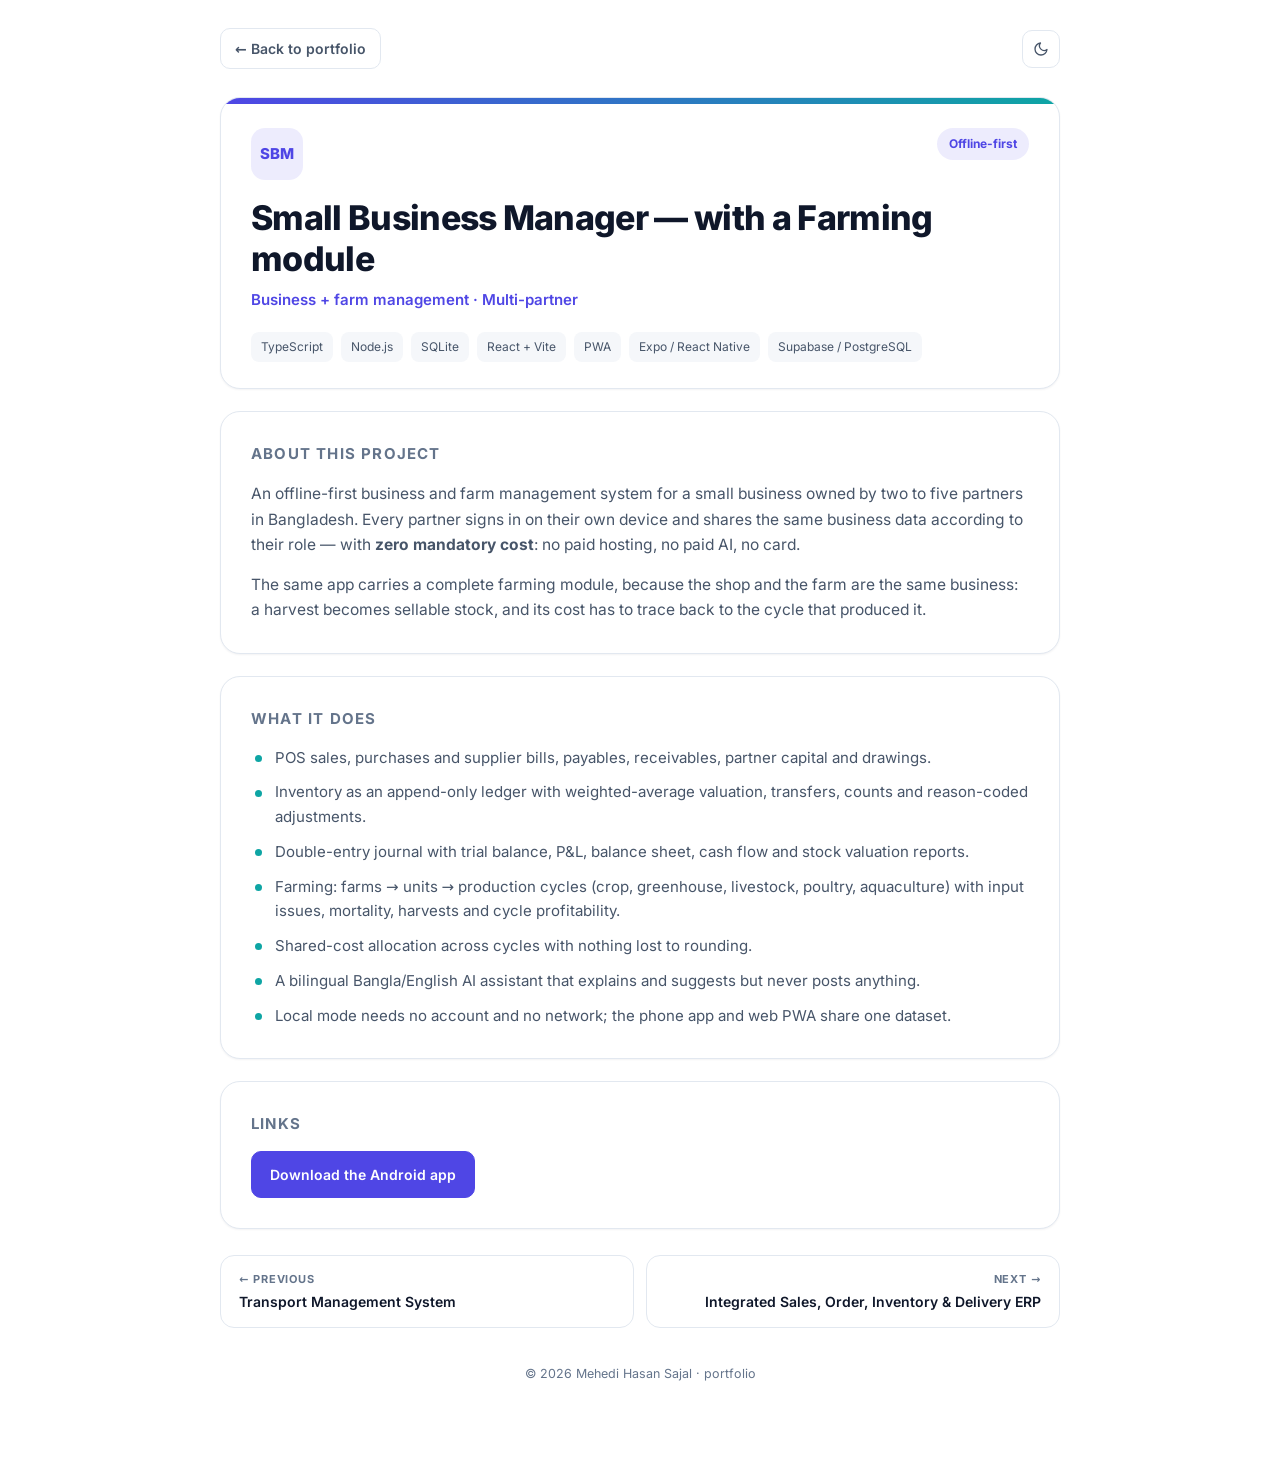
<file: projects/small-business-manager.html>
<!DOCTYPE html>
<html lang="en">
<head>
<meta charset="UTF-8">
<meta name="viewport" content="width=device-width, initial-scale=1.0">
<title>Small Business Manager — with a Farming module &mdash; Mehedi Hasan Sajal</title>
<meta name="description" content="Business + farm management · Multi-partner - Small Business Manager — with a Farming module by Mehedi Hasan Sajal">
<meta name="theme-color" content="#4F46E5">
<link rel="icon" href="data:image/svg+xml,%3Csvg xmlns='http://www.w3.org/2000/svg' viewBox='0 0 100 100'%3E%3Crect width='100' height='100' rx='22' fill='%234F46E5'/%3E%3Ctext x='50' y='68' font-size='50' font-family='Arial' font-weight='bold' fill='white' text-anchor='middle'%3EMS%3C/text%3E%3C/svg%3E">
<link rel="stylesheet" href="../assets/detail.css">
<script>
  try {
    var t = localStorage.getItem('theme');
    if (t ? t === 'dark' : window.matchMedia('(prefers-color-scheme: dark)').matches) {
      document.documentElement.classList.add('dark');
    }
  } catch (e) { }
</script>
<style>
  .sun{display:none}.moon{display:block}
  html.dark .sun{display:block} html.dark .moon{display:none}
</style>
</head>
<body>
<div class="wrap">

  <div class="top">
    <a class="back" href="../">&larr; Back to portfolio</a>
    <button class="toggle" id="theme-toggle" aria-label="Toggle dark mode"><svg class="sun" width="16" height="16" viewBox="0 0 24 24" fill="none" stroke="currentColor" stroke-width="2" stroke-linecap="round"><circle cx="12" cy="12" r="4"/><path d="M12 2v2M12 20v2M4.9 4.9l1.4 1.4M17.7 17.7l1.4 1.4M2 12h2M20 12h2M4.9 19.1l1.4-1.4M17.7 6.3l1.4-1.4"/></svg><svg class="moon" width="16" height="16" viewBox="0 0 24 24" fill="none" stroke="currentColor" stroke-width="2" stroke-linecap="round" stroke-linejoin="round"><path d="M21 12.8A9 9 0 1 1 11.2 3a7 7 0 0 0 9.8 9.8z"/></svg></button>
  </div>

  <header class="hero">
    <div class="head">
      <div class="icon" aria-hidden="true"><span style="font-weight:800;font-size:15px;letter-spacing:.02em">SBM</span></div>
      <span class="badge">Offline-first</span>
    </div>
    <h1>Small Business Manager &mdash; with a Farming module</h1>
    <p class="sub">Business + farm management &middot; Multi-partner</p>
    <div class="chips"><span class="chip">TypeScript</span><span class="chip">Node.js</span><span class="chip">SQLite</span><span class="chip">React + Vite</span><span class="chip">PWA</span><span class="chip">Expo / React Native</span><span class="chip">Supabase / PostgreSQL</span></div>
  </header>

  <section class="card">
    <h2>About this project</h2>
    <p>An offline-first business and farm management system for a small business owned by two to five partners in Bangladesh. Every partner signs in on their own device and shares the same business data according to their role &mdash; with <strong>zero mandatory cost</strong>: no paid hosting, no paid AI, no card.</p><p>The same app carries a complete farming module, because the shop and the farm are the same business: a harvest becomes sellable stock, and its cost has to trace back to the cycle that produced it.</p>
  </section>

  <section class="card">
    <h2>What it does</h2>
    <ul><li>POS sales, purchases and supplier bills, payables, receivables, partner capital and drawings.</li><li>Inventory as an append-only ledger with weighted-average valuation, transfers, counts and reason-coded adjustments.</li><li>Double-entry journal with trial balance, P&amp;L, balance sheet, cash flow and stock valuation reports.</li><li>Farming: farms &rarr; units &rarr; production cycles (crop, greenhouse, livestock, poultry, aquaculture) with input issues, mortality, harvests and cycle profitability.</li><li>Shared-cost allocation across cycles with nothing lost to rounding.</li><li>A bilingual Bangla/English AI assistant that explains and suggests but never posts anything.</li><li>Local mode needs no account and no network; the phone app and web PWA share one dataset.</li></ul>
  </section>

  <section class="card">
    <h2>Links</h2>
    <div class="actions"><a class="btn primary" href="https://github.com/mehedihasansajal7-ctrl/small-business-manager-downloads/releases/latest" target="_blank" rel="noopener noreferrer">Download the Android app</a></div>
    
  </section>

  <nav class="nav"><a href="transport-management-system.html"><span class="lbl">&larr; Previous</span><span class="nm">Transport Management System</span></a><a href="sales-erp.html" style="text-align:right"><span class="lbl">Next &rarr;</span><span class="nm">Integrated Sales, Order, Inventory &amp; Delivery ERP</span></a></nav>

  <p class="foot">&copy; 2026 Mehedi Hasan Sajal &middot; <a href="../">portfolio</a></p>
</div>

<script>
  document.getElementById('theme-toggle').addEventListener('click', function () {
    var dark = document.documentElement.classList.toggle('dark');
    try { localStorage.setItem('theme', dark ? 'dark' : 'light'); } catch (e) { }
  });
</script>
</body>
</html>
</file>
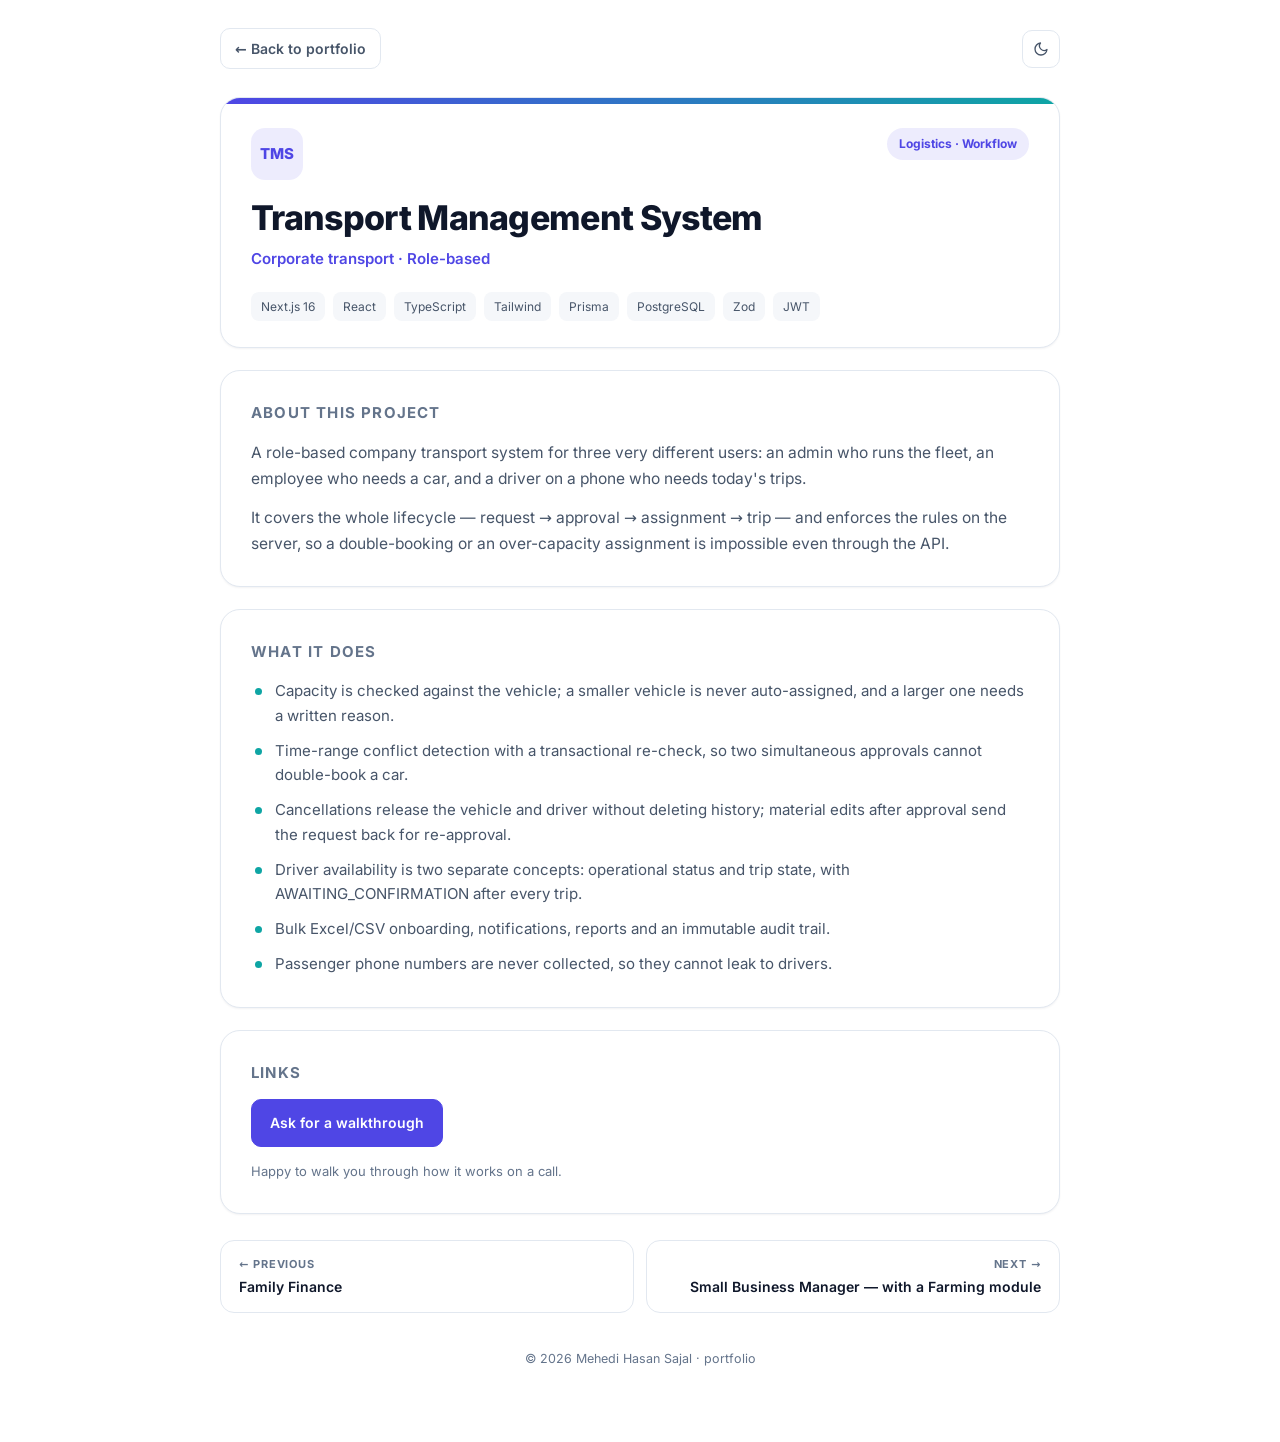
<file: projects/transport-management-system.html>
<!DOCTYPE html>
<html lang="en">
<head>
<meta charset="UTF-8">
<meta name="viewport" content="width=device-width, initial-scale=1.0">
<title>Transport Management System &mdash; Mehedi Hasan Sajal</title>
<meta name="description" content="Corporate transport · Role-based - Transport Management System by Mehedi Hasan Sajal">
<meta name="theme-color" content="#4F46E5">
<link rel="icon" href="data:image/svg+xml,%3Csvg xmlns='http://www.w3.org/2000/svg' viewBox='0 0 100 100'%3E%3Crect width='100' height='100' rx='22' fill='%234F46E5'/%3E%3Ctext x='50' y='68' font-size='50' font-family='Arial' font-weight='bold' fill='white' text-anchor='middle'%3EMS%3C/text%3E%3C/svg%3E">
<link rel="stylesheet" href="../assets/detail.css">
<script>
  try {
    var t = localStorage.getItem('theme');
    if (t ? t === 'dark' : window.matchMedia('(prefers-color-scheme: dark)').matches) {
      document.documentElement.classList.add('dark');
    }
  } catch (e) { }
</script>
<style>
  .sun{display:none}.moon{display:block}
  html.dark .sun{display:block} html.dark .moon{display:none}
</style>
</head>
<body>
<div class="wrap">

  <div class="top">
    <a class="back" href="../">&larr; Back to portfolio</a>
    <button class="toggle" id="theme-toggle" aria-label="Toggle dark mode"><svg class="sun" width="16" height="16" viewBox="0 0 24 24" fill="none" stroke="currentColor" stroke-width="2" stroke-linecap="round"><circle cx="12" cy="12" r="4"/><path d="M12 2v2M12 20v2M4.9 4.9l1.4 1.4M17.7 17.7l1.4 1.4M2 12h2M20 12h2M4.9 19.1l1.4-1.4M17.7 6.3l1.4-1.4"/></svg><svg class="moon" width="16" height="16" viewBox="0 0 24 24" fill="none" stroke="currentColor" stroke-width="2" stroke-linecap="round" stroke-linejoin="round"><path d="M21 12.8A9 9 0 1 1 11.2 3a7 7 0 0 0 9.8 9.8z"/></svg></button>
  </div>

  <header class="hero">
    <div class="head">
      <div class="icon" aria-hidden="true"><span style="font-weight:800;font-size:15px;letter-spacing:.02em">TMS</span></div>
      <span class="badge">Logistics &middot; Workflow</span>
    </div>
    <h1>Transport Management System</h1>
    <p class="sub">Corporate transport &middot; Role-based</p>
    <div class="chips"><span class="chip">Next.js 16</span><span class="chip">React</span><span class="chip">TypeScript</span><span class="chip">Tailwind</span><span class="chip">Prisma</span><span class="chip">PostgreSQL</span><span class="chip">Zod</span><span class="chip">JWT</span></div>
  </header>

  <section class="card">
    <h2>About this project</h2>
    <p>A role-based company transport system for three very different users: an admin who runs the fleet, an employee who needs a car, and a driver on a phone who needs today's trips.</p><p>It covers the whole lifecycle &mdash; request &rarr; approval &rarr; assignment &rarr; trip &mdash; and enforces the rules on the server, so a double-booking or an over-capacity assignment is impossible even through the API.</p>
  </section>

  <section class="card">
    <h2>What it does</h2>
    <ul><li>Capacity is checked against the vehicle; a smaller vehicle is never auto-assigned, and a larger one needs a written reason.</li><li>Time-range conflict detection with a transactional re-check, so two simultaneous approvals cannot double-book a car.</li><li>Cancellations release the vehicle and driver without deleting history; material edits after approval send the request back for re-approval.</li><li>Driver availability is two separate concepts: operational status and trip state, with AWAITING_CONFIRMATION after every trip.</li><li>Bulk Excel/CSV onboarding, notifications, reports and an immutable audit trail.</li><li>Passenger phone numbers are never collected, so they cannot leak to drivers.</li></ul>
  </section>

  <section class="card">
    <h2>Links</h2>
    <div class="actions"><a class="btn primary" href="mailto:mehedihasansajal7@gmail.com?subject=Walkthrough%3A%20Transport%20Management%20System">Ask for a walkthrough</a></div>
    <p class="note">Happy to walk you through how it works on a call.</p>
    
  </section>

  <nav class="nav"><a href="family-finance.html"><span class="lbl">&larr; Previous</span><span class="nm">Family Finance</span></a><a href="small-business-manager.html" style="text-align:right"><span class="lbl">Next &rarr;</span><span class="nm">Small Business Manager &mdash; with a Farming module</span></a></nav>

  <p class="foot">&copy; 2026 Mehedi Hasan Sajal &middot; <a href="../">portfolio</a></p>
</div>

<script>
  document.getElementById('theme-toggle').addEventListener('click', function () {
    var dark = document.documentElement.classList.toggle('dark');
    try { localStorage.setItem('theme', dark ? 'dark' : 'light'); } catch (e) { }
  });
</script>
</body>
</html>
</file>
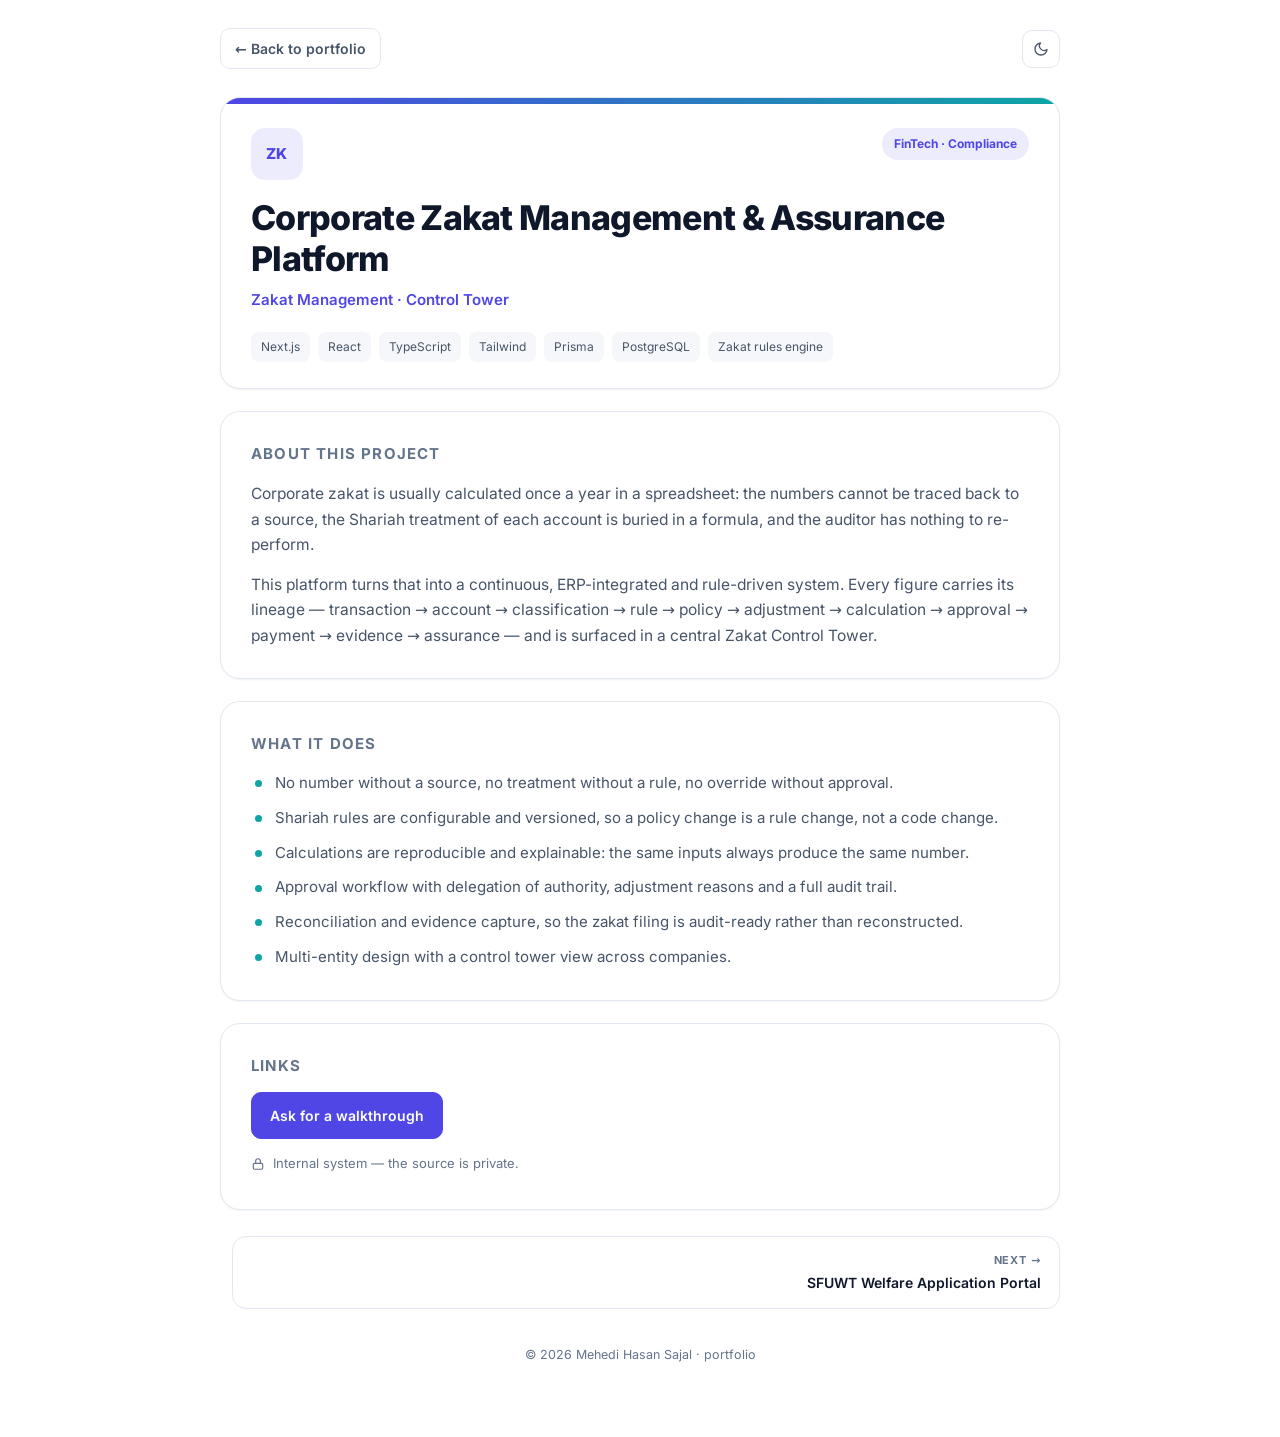
<file: projects/zakat-management.html>
<!DOCTYPE html>
<html lang="en">
<head>
<meta charset="UTF-8">
<meta name="viewport" content="width=device-width, initial-scale=1.0">
<title>Corporate Zakat Management & Assurance Platform &mdash; Mehedi Hasan Sajal</title>
<meta name="description" content="Zakat Management · Control Tower - Corporate Zakat Management &amp; Assurance Platform by Mehedi Hasan Sajal">
<meta name="theme-color" content="#4F46E5">
<link rel="icon" href="data:image/svg+xml,%3Csvg xmlns='http://www.w3.org/2000/svg' viewBox='0 0 100 100'%3E%3Crect width='100' height='100' rx='22' fill='%234F46E5'/%3E%3Ctext x='50' y='68' font-size='50' font-family='Arial' font-weight='bold' fill='white' text-anchor='middle'%3EMS%3C/text%3E%3C/svg%3E">
<link rel="stylesheet" href="../assets/detail.css">
<script>
  try {
    var t = localStorage.getItem('theme');
    if (t ? t === 'dark' : window.matchMedia('(prefers-color-scheme: dark)').matches) {
      document.documentElement.classList.add('dark');
    }
  } catch (e) { }
</script>
<style>
  .sun{display:none}.moon{display:block}
  html.dark .sun{display:block} html.dark .moon{display:none}
</style>
</head>
<body>
<div class="wrap">

  <div class="top">
    <a class="back" href="../">&larr; Back to portfolio</a>
    <button class="toggle" id="theme-toggle" aria-label="Toggle dark mode"><svg class="sun" width="16" height="16" viewBox="0 0 24 24" fill="none" stroke="currentColor" stroke-width="2" stroke-linecap="round"><circle cx="12" cy="12" r="4"/><path d="M12 2v2M12 20v2M4.9 4.9l1.4 1.4M17.7 17.7l1.4 1.4M2 12h2M20 12h2M4.9 19.1l1.4-1.4M17.7 6.3l1.4-1.4"/></svg><svg class="moon" width="16" height="16" viewBox="0 0 24 24" fill="none" stroke="currentColor" stroke-width="2" stroke-linecap="round" stroke-linejoin="round"><path d="M21 12.8A9 9 0 1 1 11.2 3a7 7 0 0 0 9.8 9.8z"/></svg></button>
  </div>

  <header class="hero">
    <div class="head">
      <div class="icon" aria-hidden="true"><span style="font-weight:800;font-size:15px;letter-spacing:.02em">ZK</span></div>
      <span class="badge">FinTech &middot; Compliance</span>
    </div>
    <h1>Corporate Zakat Management &amp; Assurance Platform</h1>
    <p class="sub">Zakat Management &middot; Control Tower</p>
    <div class="chips"><span class="chip">Next.js</span><span class="chip">React</span><span class="chip">TypeScript</span><span class="chip">Tailwind</span><span class="chip">Prisma</span><span class="chip">PostgreSQL</span><span class="chip">Zakat rules engine</span></div>
  </header>

  <section class="card">
    <h2>About this project</h2>
    <p>Corporate zakat is usually calculated once a year in a spreadsheet: the numbers cannot be traced back to a source, the Shariah treatment of each account is buried in a formula, and the auditor has nothing to re-perform.</p><p>This platform turns that into a continuous, ERP-integrated and rule-driven system. Every figure carries its lineage &mdash; transaction &rarr; account &rarr; classification &rarr; rule &rarr; policy &rarr; adjustment &rarr; calculation &rarr; approval &rarr; payment &rarr; evidence &rarr; assurance &mdash; and is surfaced in a central Zakat Control Tower.</p>
  </section>

  <section class="card">
    <h2>What it does</h2>
    <ul><li>No number without a source, no treatment without a rule, no override without approval.</li><li>Shariah rules are configurable and versioned, so a policy change is a rule change, not a code change.</li><li>Calculations are reproducible and explainable: the same inputs always produce the same number.</li><li>Approval workflow with delegation of authority, adjustment reasons and a full audit trail.</li><li>Reconciliation and evidence capture, so the zakat filing is audit-ready rather than reconstructed.</li><li>Multi-entity design with a control tower view across companies.</li></ul>
  </section>

  <section class="card">
    <h2>Links</h2>
    <div class="actions"><a class="btn primary" href="mailto:mehedihasansajal7@gmail.com?subject=Walkthrough%3A%20Corporate%20Zakat%20Management%20%26%20Assurance%20Platform">Ask for a walkthrough</a></div>
    <p class="note"><svg width="14" height="14" viewBox="0 0 24 24" fill="none" stroke="currentColor" stroke-width="2" stroke-linecap="round"><rect x="4" y="11" width="16" height="10" rx="2"/><path d="M8 11V7a4 4 0 0 1 8 0v4"/></svg> Internal system &mdash; the source is private.</p>
  </section>

  <nav class="nav"><span></span><a href="sfuwt-welfare-portal.html" style="text-align:right"><span class="lbl">Next &rarr;</span><span class="nm">SFUWT Welfare Application Portal</span></a></nav>

  <p class="foot">&copy; 2026 Mehedi Hasan Sajal &middot; <a href="../">portfolio</a></p>
</div>

<script>
  document.getElementById('theme-toggle').addEventListener('click', function () {
    var dark = document.documentElement.classList.toggle('dark');
    try { localStorage.setItem('theme', dark ? 'dark' : 'light'); } catch (e) { }
  });
</script>
</body>
</html>
</file>
<file: assets/detail.css>
/* Shared styles for the individual project pages */
@font-face{font-family:'Inter';font-style:normal;font-weight:400 800;font-display:swap;
  src:url(inter.woff2) format('woff2');unicode-range:U+0000-00FF, U+0131, U+0152-0153, U+02BB-02BC, U+02C6, U+02DA, U+02DC, U+0304, U+0308, U+0329, U+2000-206F, U+20AC, U+2122, U+2191, U+2193, U+2212, U+2215, U+FEFF, U+FFFD}

:root{--bg:#ffffff;--surface:#ffffff;--surface2:#F5F7FA;--heading:#0F172A;--body:#475569;--muted:#64748B;--line:#E2E8F0;--primary:#4F46E5;--primary-hover:#4338CA;--accent:#0EA5A4}
html.dark{--bg:#0B1120;--surface:#111827;--surface2:#0F172A;--heading:#E5E7EB;--body:#94A3B8;--muted:#7C89A0;--line:#1F2937}
*{box-sizing:border-box}
html{scroll-behavior:smooth}
body{margin:0;background:var(--bg);color:var(--body);font-family:'Inter',system-ui,-apple-system,sans-serif;
  -webkit-font-smoothing:antialiased;line-height:1.65;transition:background-color .3s,color .3s}
a{color:inherit;text-decoration:none}
::selection{background:var(--primary);color:#fff}

.wrap{max-width:880px;margin:0 auto;padding:28px 20px 72px}
.top{display:flex;align-items:center;justify-content:space-between;gap:16px;margin-bottom:28px}
.back{display:inline-flex;align-items:center;gap:8px;font-size:14px;font-weight:600;color:var(--body);
  padding:8px 14px;border:1px solid var(--line);border-radius:10px;transition:.2s}
.back:hover{color:var(--primary);border-color:var(--primary)}
.toggle{display:grid;place-items:center;width:38px;height:38px;border-radius:10px;border:1px solid var(--line);
  background:transparent;color:var(--body);cursor:pointer}
.toggle:hover{color:var(--primary);border-color:var(--primary)}

.hero{position:relative;overflow:hidden;background:var(--surface);border:1px solid var(--line);border-radius:20px;
  padding:30px 30px 26px;box-shadow:0 1px 2px rgba(15,23,42,.05)}
.hero:before{content:"";position:absolute;inset:0 0 auto 0;height:6px;
  background:linear-gradient(90deg,var(--primary),var(--accent))}
.head{display:flex;align-items:flex-start;justify-content:space-between;gap:16px;margin-bottom:18px}
.icon{display:grid;place-items:center;width:52px;height:52px;border-radius:14px;background:rgba(79,70,229,.1);color:var(--primary);flex:0 0 auto}
html.dark .icon{background:rgba(129,140,248,.12)}
.badge{font-size:12px;font-weight:700;padding:6px 12px;border-radius:999px;background:rgba(79,70,229,.1);color:var(--primary);white-space:nowrap}
h1{font-size:clamp(24px,4vw,34px);line-height:1.2;color:var(--heading);margin:0 0 8px;font-weight:800;letter-spacing:-.02em}
.sub{color:var(--primary);font-weight:600;font-size:15px;margin:0}
.chips{display:flex;flex-wrap:wrap;gap:8px;margin-top:20px}
.chip{font-size:12px;padding:5px 10px;border-radius:8px;background:var(--surface2);color:var(--body)}

.card{background:var(--surface);border:1px solid var(--line);border-radius:20px;padding:30px;margin-top:22px;box-shadow:0 1px 2px rgba(15,23,42,.05)}
h2{font-size:15px;text-transform:uppercase;letter-spacing:.08em;color:var(--muted);margin:0 0 14px;font-weight:700}
p{margin:0 0 14px;font-size:15.5px;color:var(--body)}
p:last-child{margin-bottom:0}
ul{margin:0;padding:0;list-style:none;display:grid;gap:10px}
li{position:relative;padding-left:24px;font-size:15px;color:var(--body)}
li:before{content:"";position:absolute;left:4px;top:.62em;width:7px;height:7px;border-radius:50%;background:var(--accent)}

.actions{display:flex;flex-wrap:wrap;gap:12px;margin-top:6px}
.btn{display:inline-flex;align-items:center;gap:8px;font-size:14px;font-weight:600;padding:11px 18px;border-radius:10px;
  border:1px solid var(--line);color:var(--heading);transition:.2s}
.btn:hover{border-color:var(--primary);color:var(--primary)}
.btn.primary{background:var(--primary);border-color:var(--primary);color:#fff}
.btn.primary:hover{background:var(--primary-hover);border-color:var(--primary-hover);color:#fff}
.note{display:inline-flex;align-items:center;gap:8px;font-size:13px;color:var(--muted);margin-top:14px}

.nav{display:flex;justify-content:space-between;gap:12px;margin-top:26px;flex-wrap:wrap}
.nav a{display:flex;flex-direction:column;gap:2px;padding:14px 18px;border:1px solid var(--line);border-radius:14px;
  min-width:200px;flex:1;background:var(--surface);transition:.2s}
.nav a:hover{border-color:var(--primary)}
.nav .lbl{font-size:11px;text-transform:uppercase;letter-spacing:.08em;color:var(--muted);font-weight:700}
.nav .nm{font-size:14px;font-weight:600;color:var(--heading)}
.foot{margin-top:36px;text-align:center;font-size:12.5px;color:var(--muted)}
@media (max-width:560px){.hero{padding:24px 20px}.card{padding:22px 20px}.nav a{min-width:100%}}
</file>
